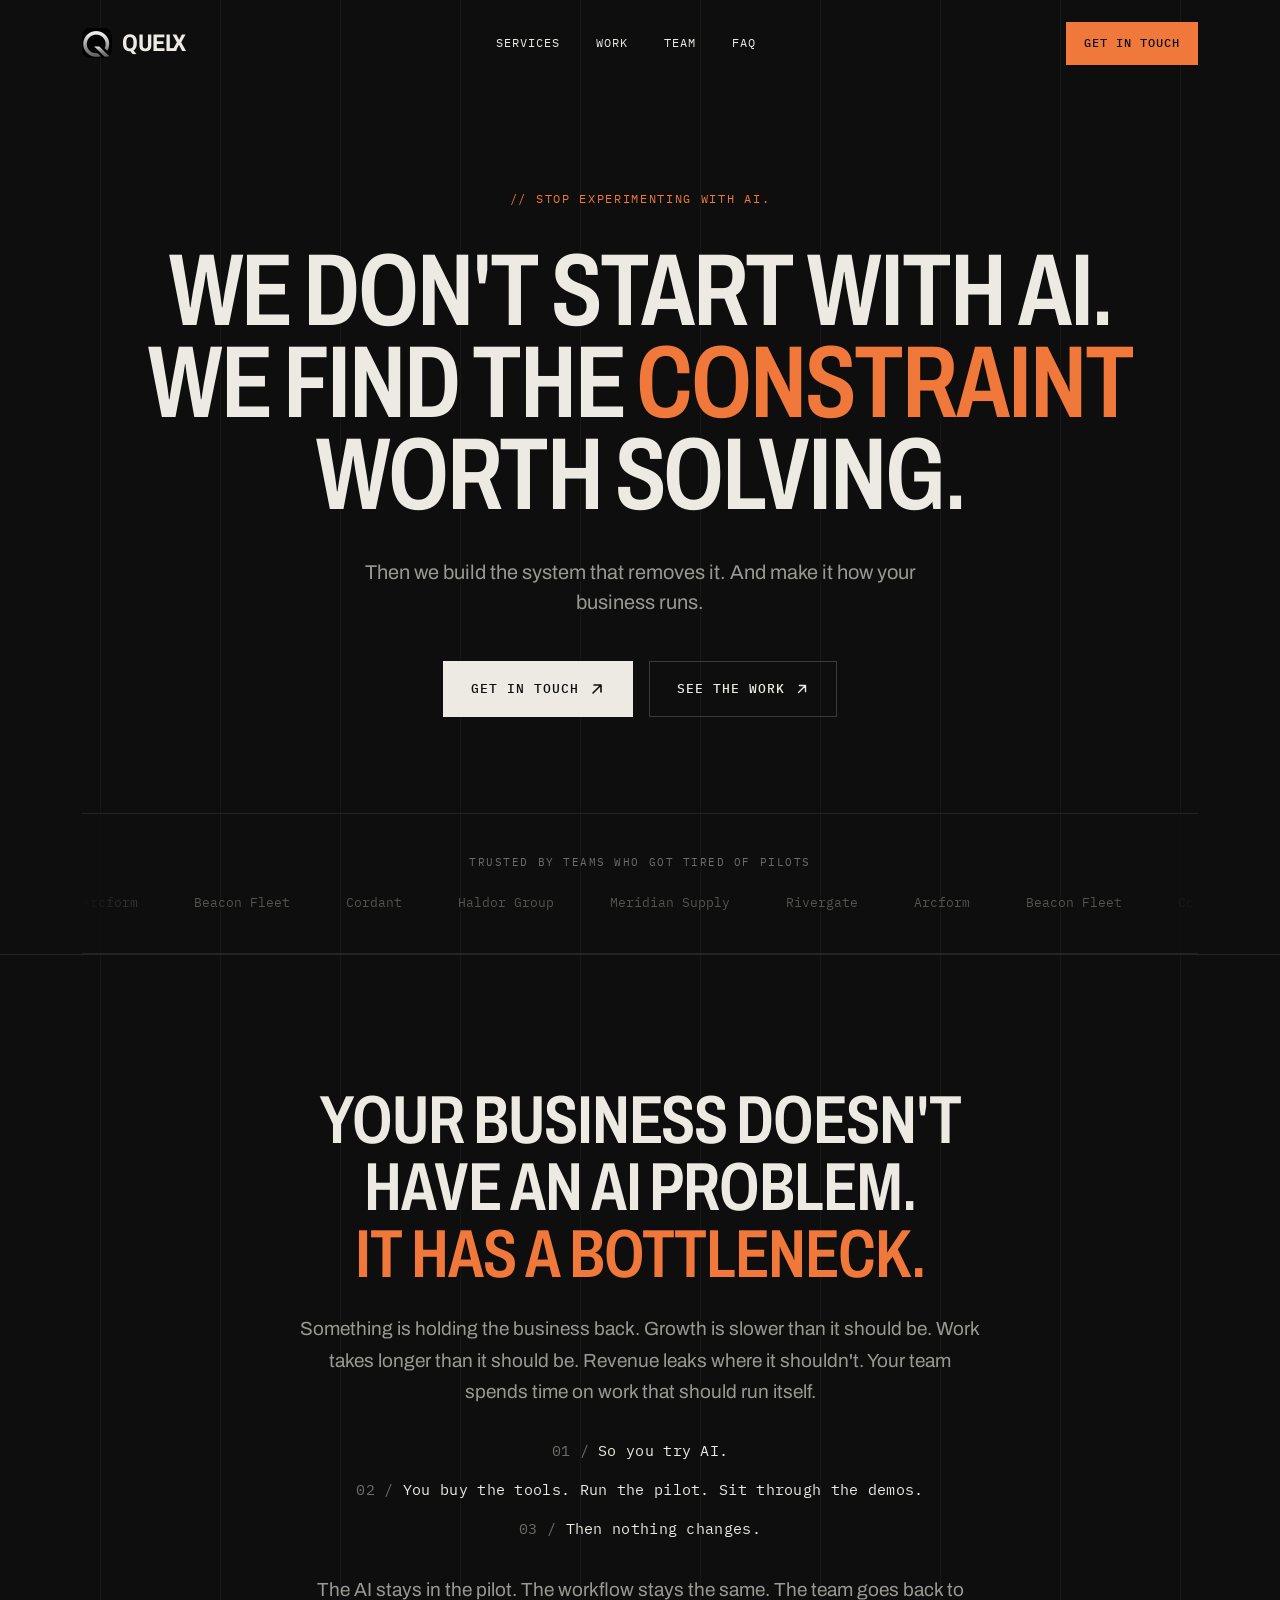
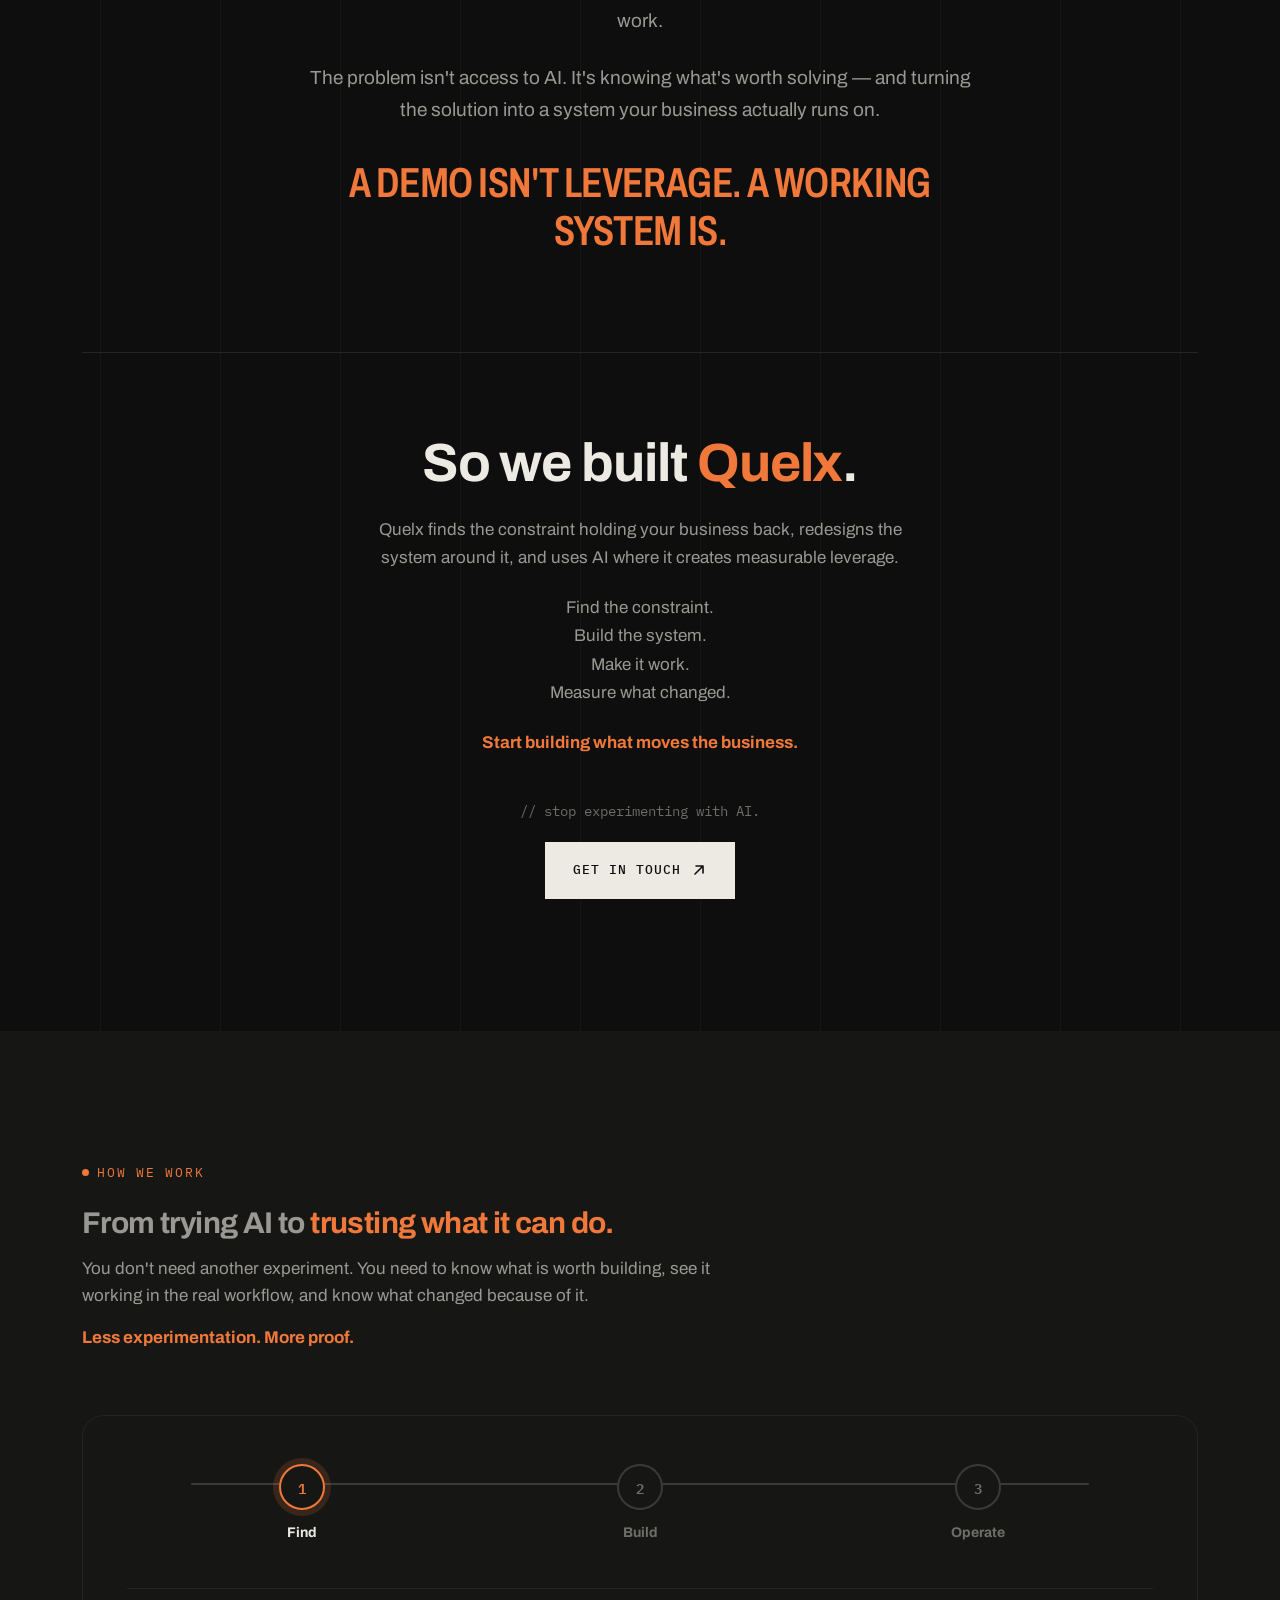
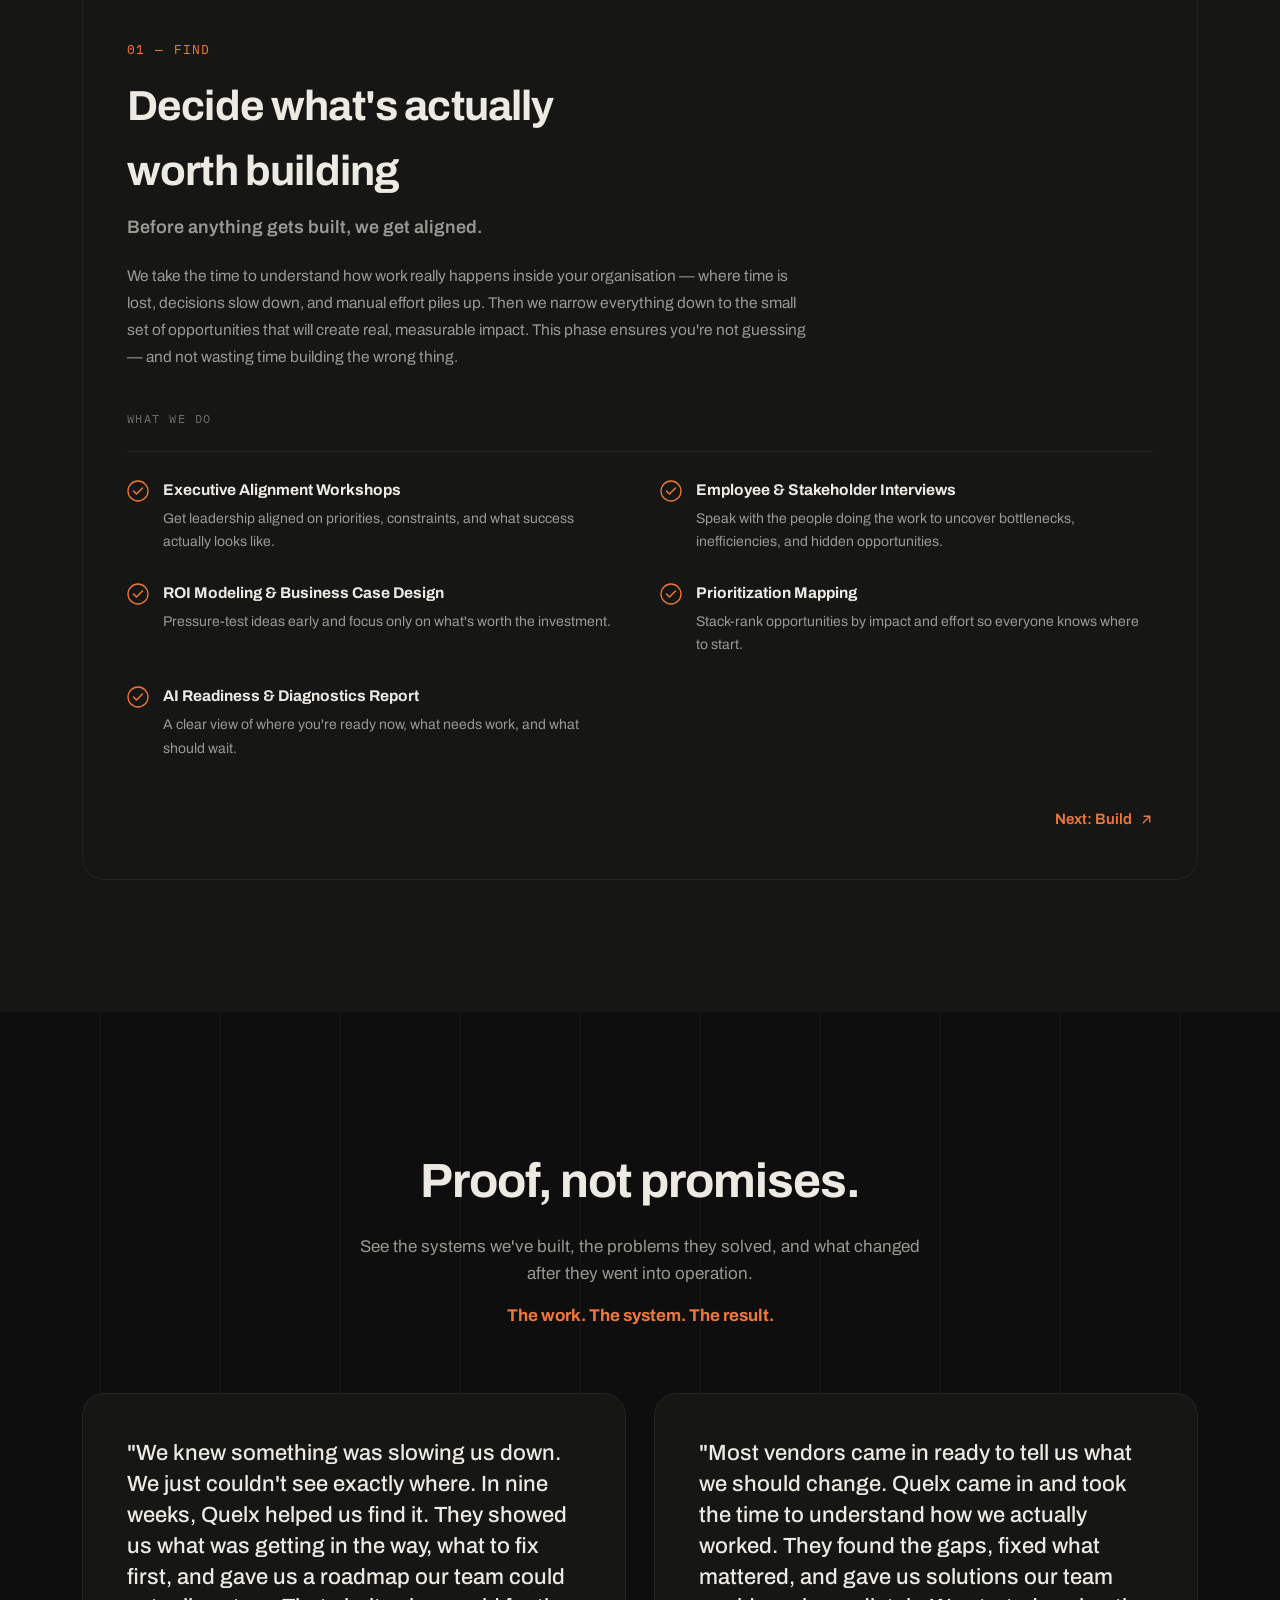
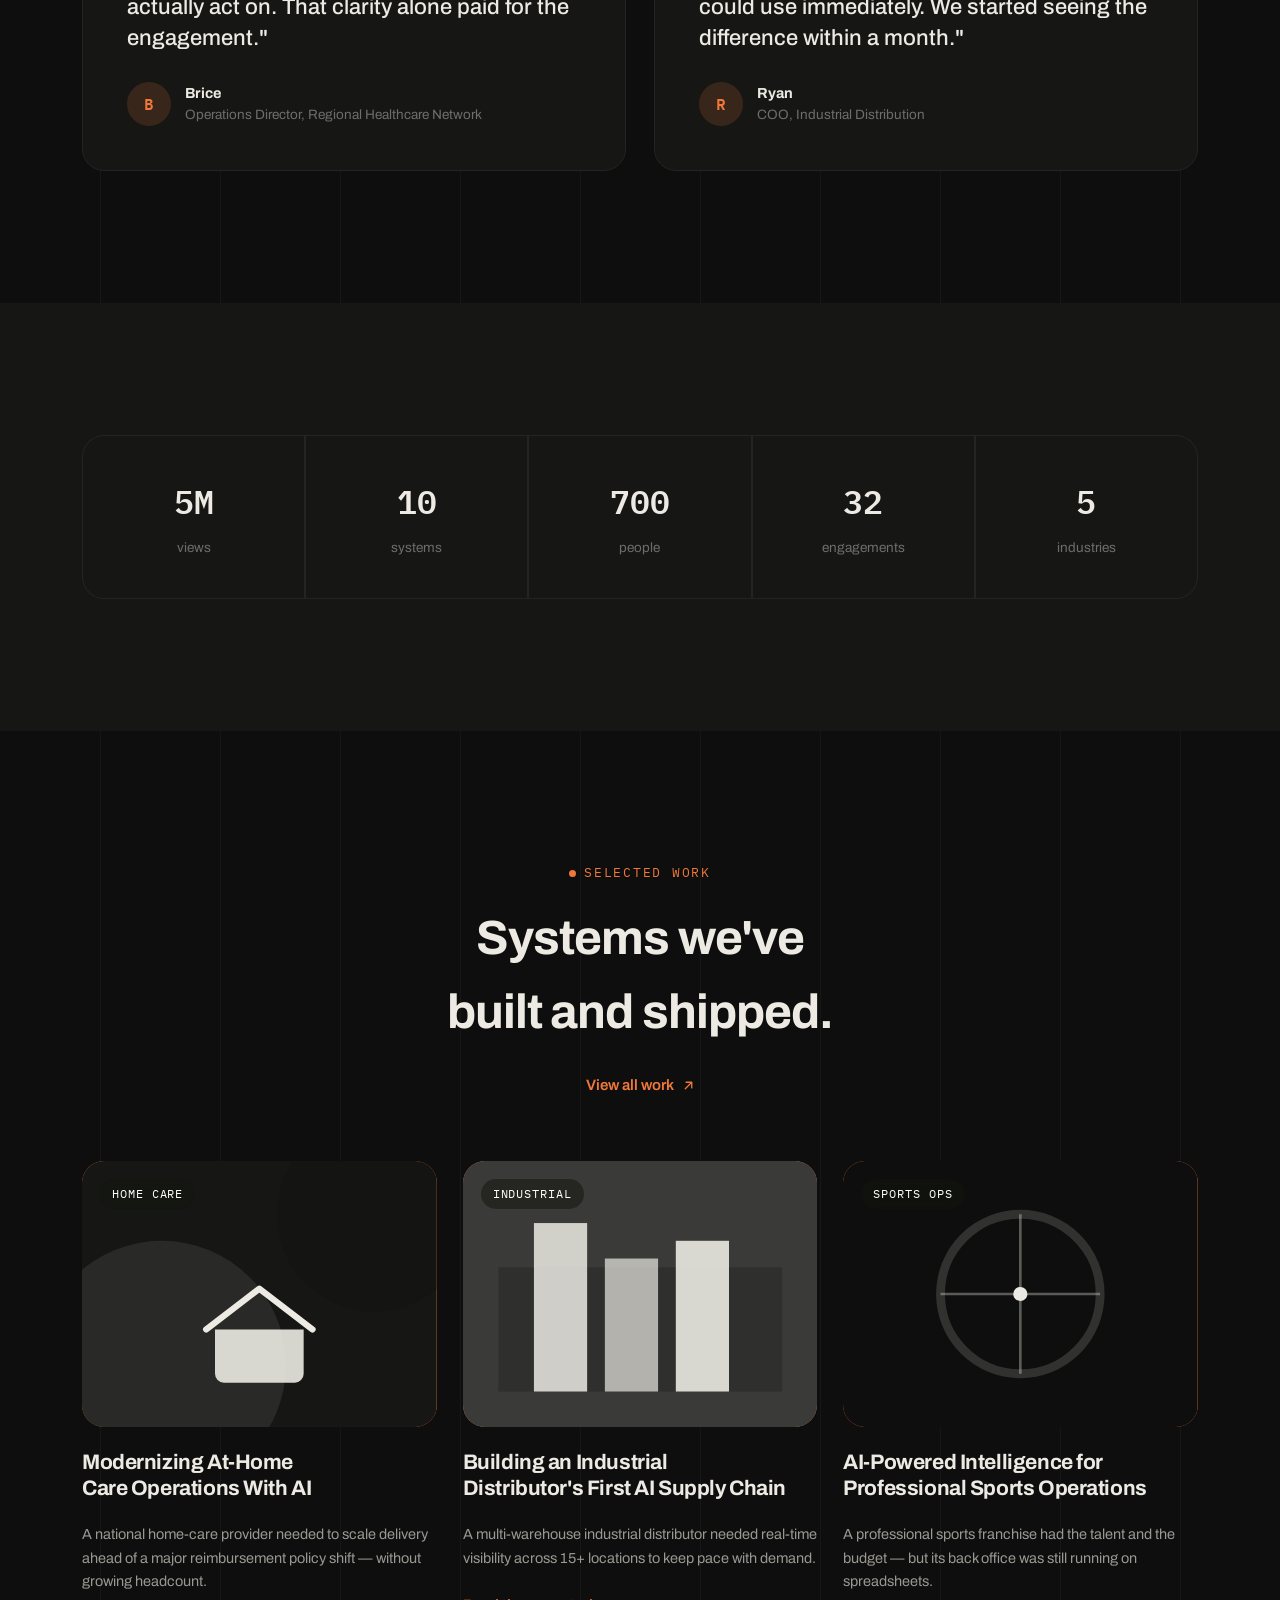
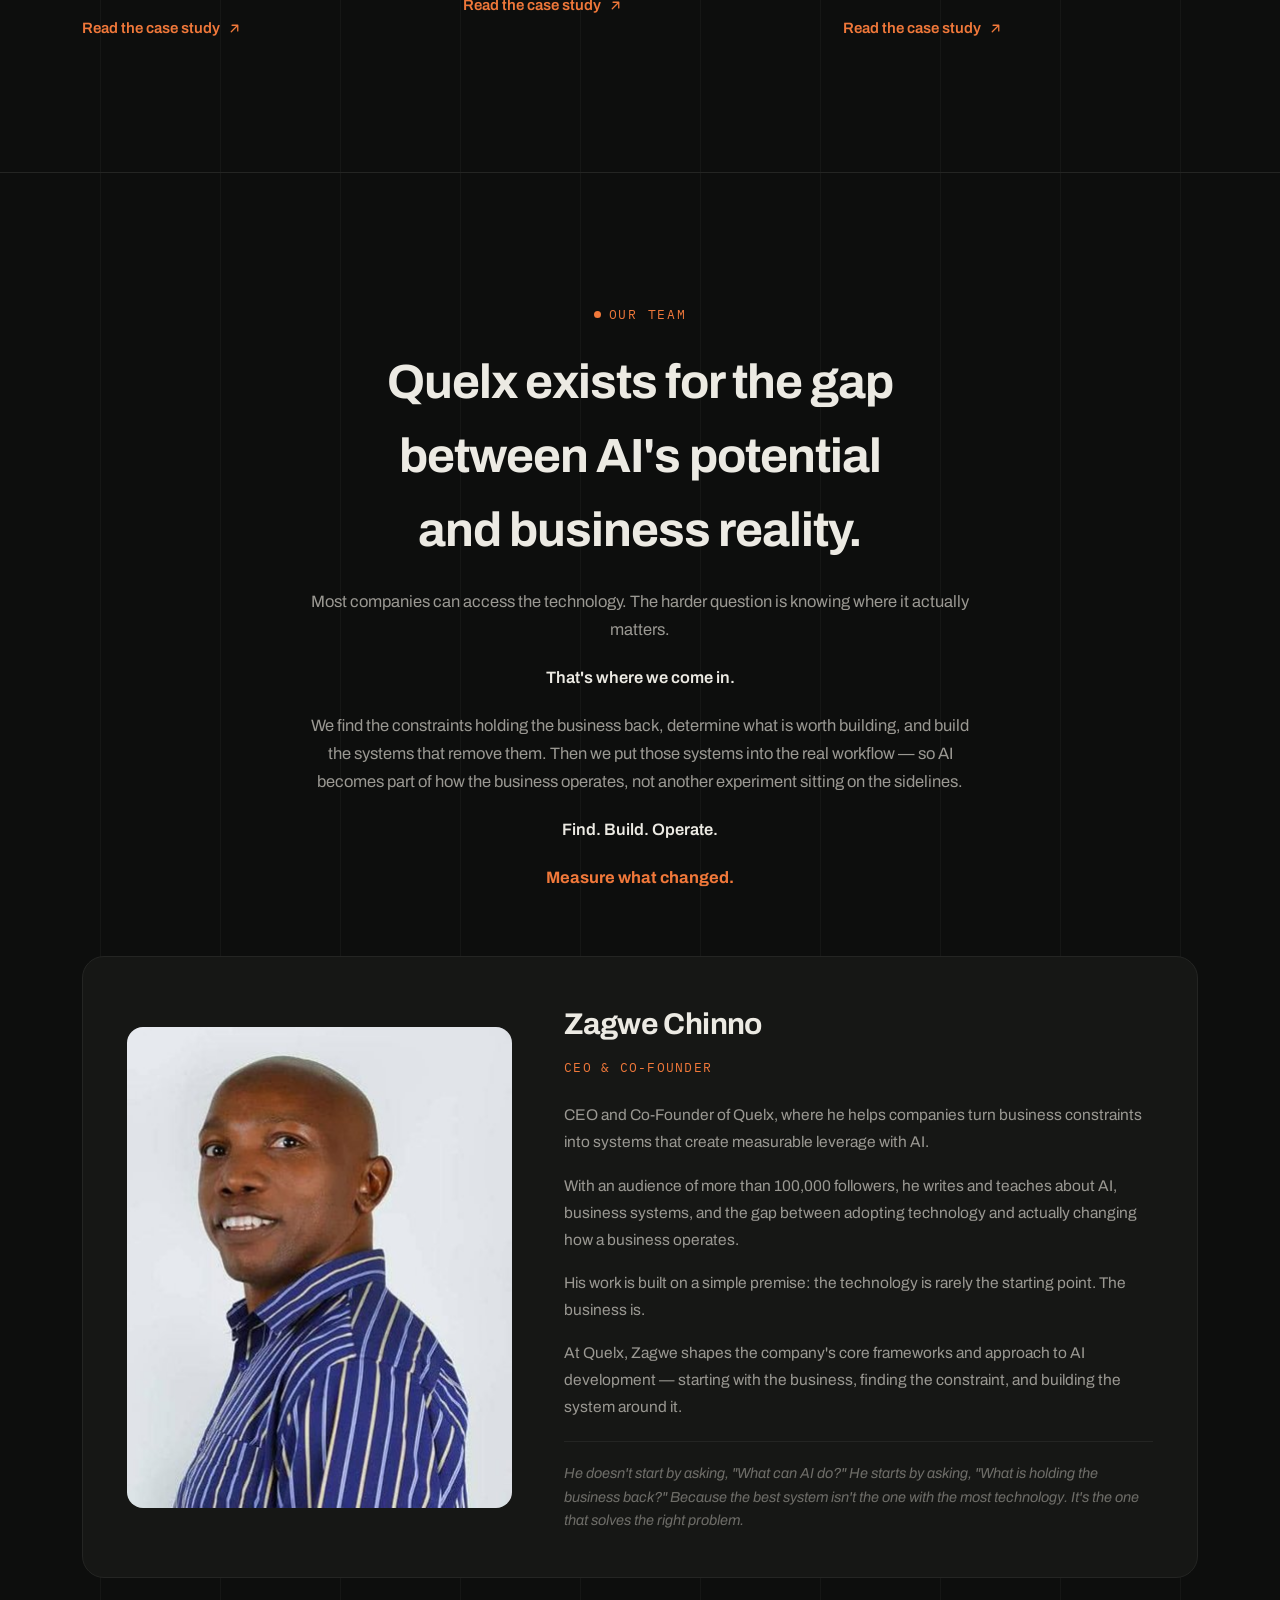
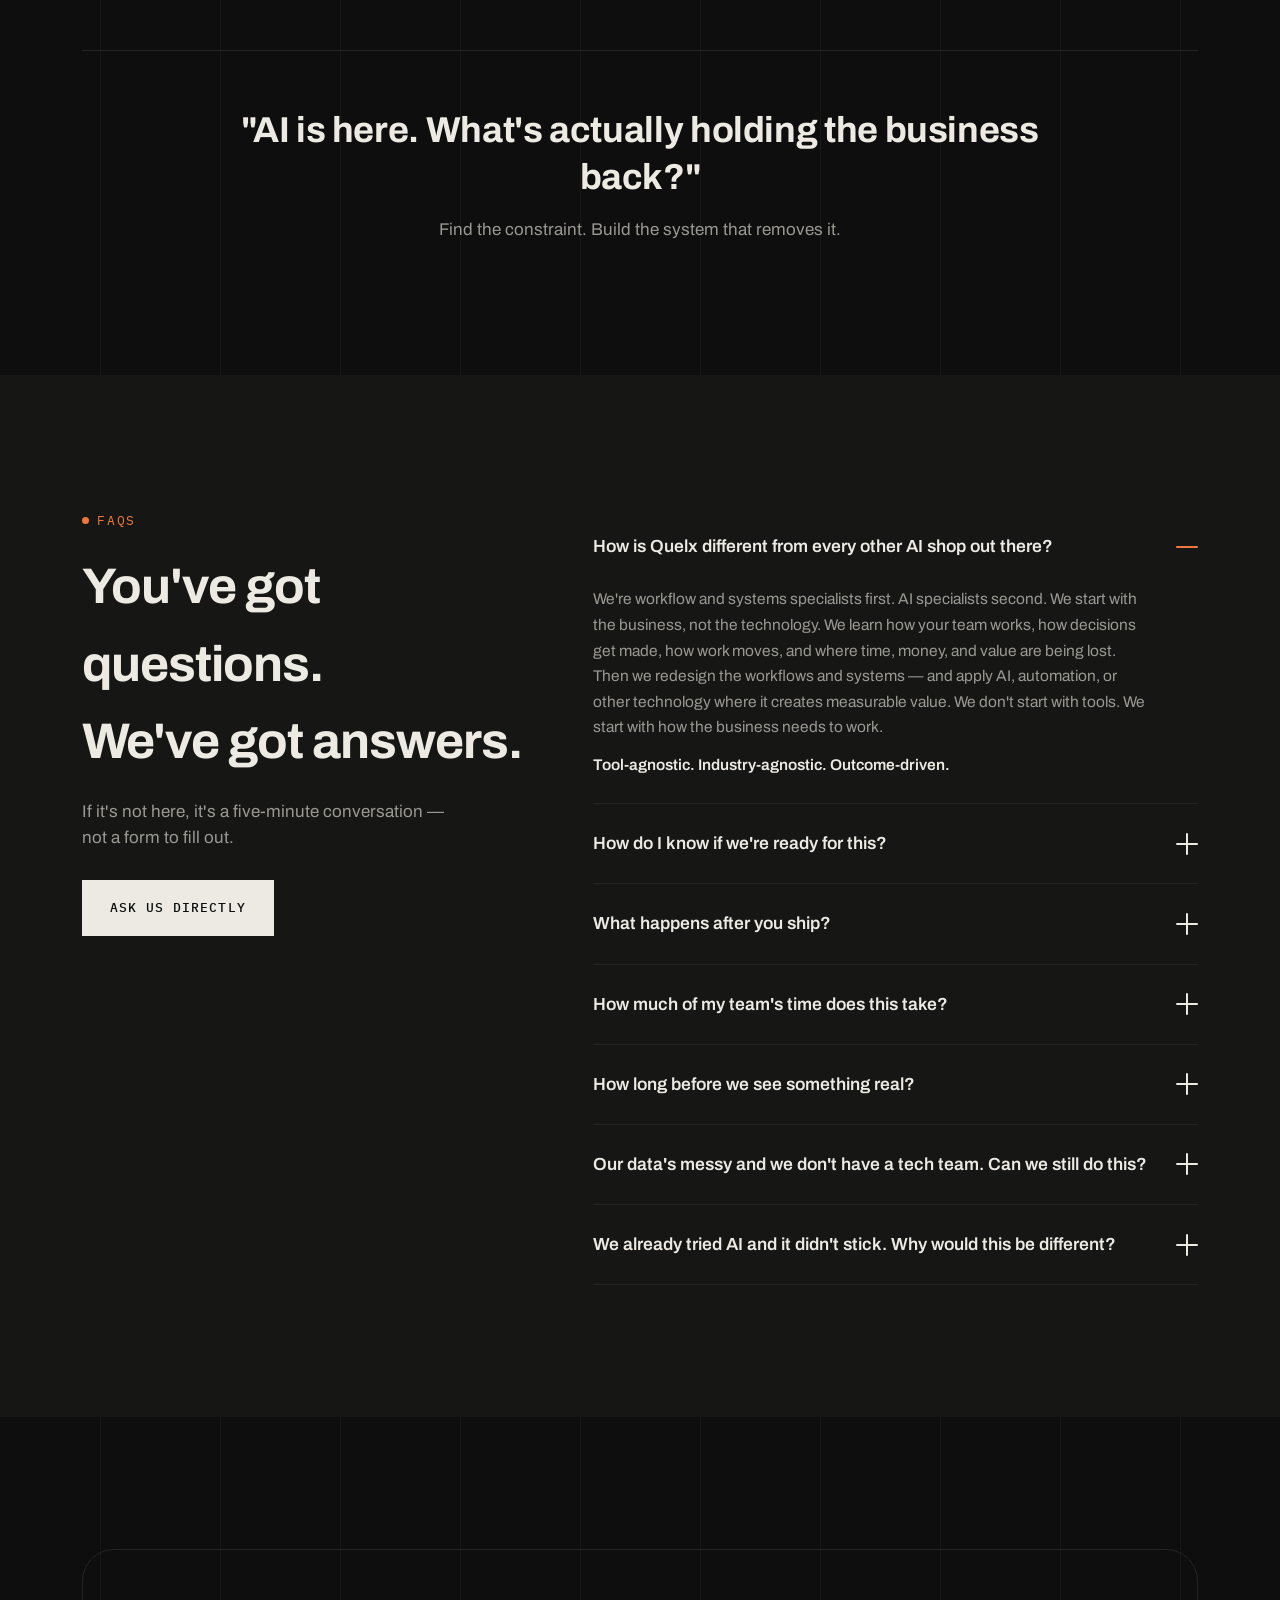
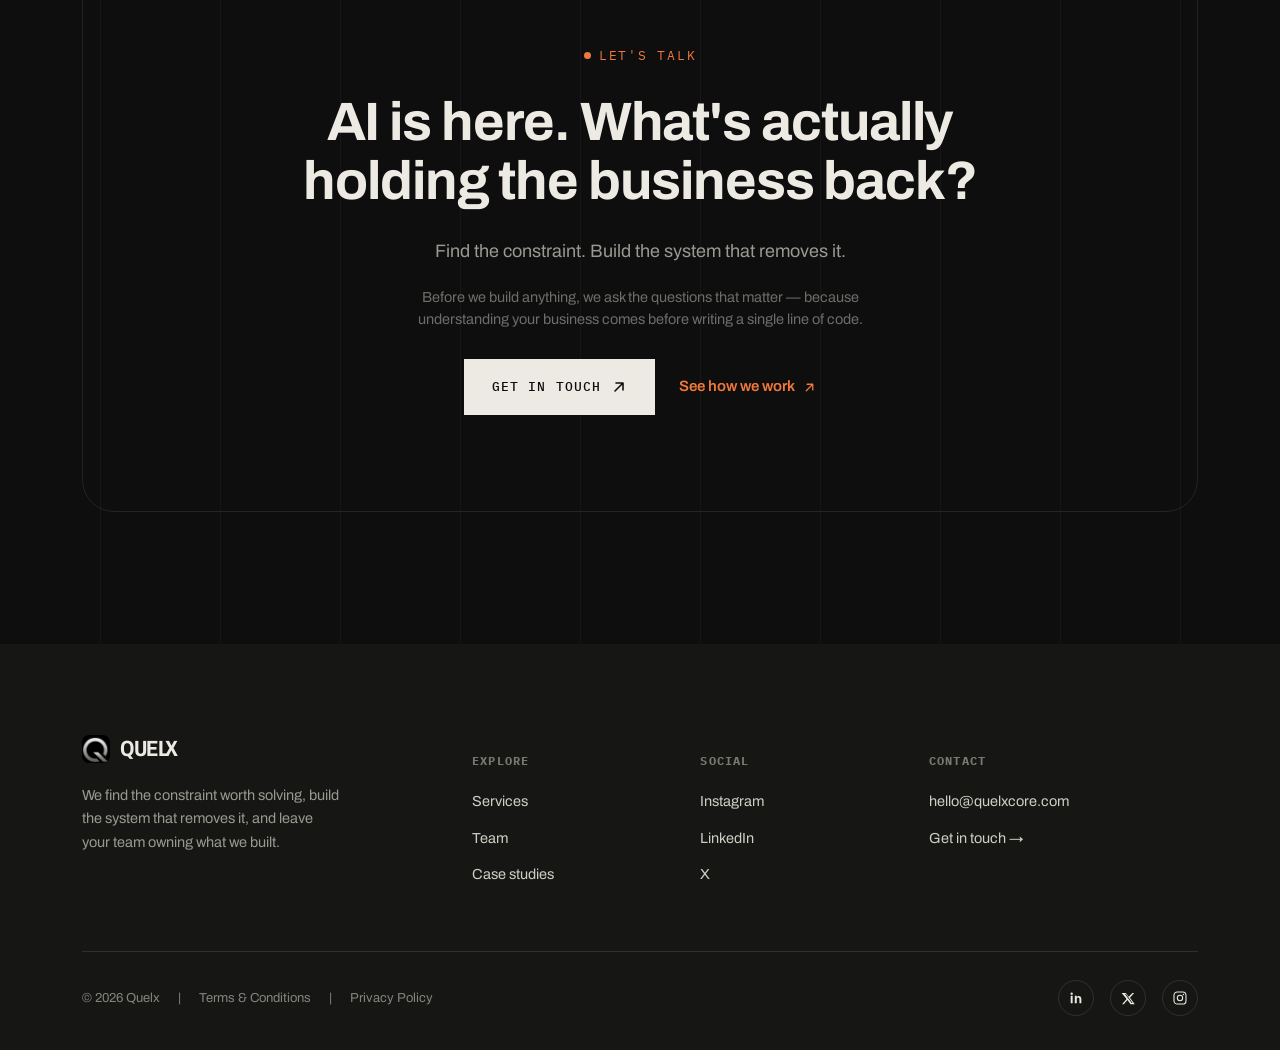
<file: index.html>
<!doctype html>
<html lang="en">
<head>
<meta charset="utf-8">
<meta name="viewport" content="width=device-width,initial-scale=1">
<title>Quelx — AI systems studio</title>
<meta name="description" content="Quelx finds the AI opportunities worth building inside your business, builds them, and trains your team to run them.">
<meta name="theme-color" content="#0D0E0D">
<link rel="canonical" href="https://www.quelxcore.com/">

<meta property="og:type" content="website">
<meta property="og:site_name" content="Quelx">
<meta property="og:title" content="Quelx — AI systems studio">
<meta property="og:description" content="Quelx finds the AI opportunities worth building inside your business, builds them, and trains your team to run them.">
<meta property="og:url" content="https://www.quelxcore.com/">
<meta property="og:image" content="https://www.quelxcore.com/assets/img/quelx-logo.png">

<meta name="twitter:card" content="summary">
<meta name="twitter:title" content="Quelx — AI systems studio">
<meta name="twitter:description" content="Quelx finds the AI opportunities worth building inside your business, builds them, and trains your team to run them.">
<meta name="twitter:image" content="https://www.quelxcore.com/assets/img/quelx-logo.png">

<link rel="icon" type="image/png" href="/assets/favicon.png">
<link rel="preconnect" href="https://fonts.googleapis.com">
<link rel="preconnect" href="https://fonts.gstatic.com" crossorigin>
<link rel="stylesheet" href="/assets/css/site.css">
</head>
<body>

<!-- ============ HEADER ============ -->
<header id="siteHeader">
  <div class="wrap nav">
    <a href="#top" class="brand">
      <img class="brand-mark" src="/assets/img/quelx-logo.png" alt="Quelx logo">
      Quelx
    </a>
    <nav class="nav-links">
      <a href="#process">Services</a>
      <a href="#work">Work</a>
      <a href="#team">Team</a>
      <a href="#faq">FAQ</a>
    </nav>
    <div class="nav-cta">
      <a href="#work-with-us" class="btn btn-accent">Get in touch</a>
      <button class="hamburger" id="hamburgerBtn" aria-label="Open menu" aria-expanded="false">
        <span></span><span></span><span></span>
      </button>
    </div>
  </div>
</header>

<div class="mobile-menu" id="mobileMenu">
  <a href="#process">Services</a>
  <a href="#work">Work</a>
  <a href="#team">Team</a>
  <a href="#faq">FAQ</a>
  <a href="#work-with-us" style="color:var(--moss)">Get in touch →</a>
</div>

<main id="top">

  <!-- ============ HERO ============ -->
  <section class="hero band" style="border-bottom:1px solid var(--line);">
    <div class="wrap">
      <div class="hero-grid reveal in">
        <p class="hero-eyebrow mono">// stop experimenting with AI.</p>
        <h1>We don't start with AI. We find the <span class="accent">constraint</span> worth solving.</h1>
        <p class="hero-sub">Then we build the system that removes it. And make it how your business runs.</p>
        <div class="hero-actions">
          <a href="#work-with-us" class="btn btn-primary">
            Get in touch
            <svg width="16" height="16" viewBox="0 0 16 16" fill="none"><path d="M4 12L12 4M12 4H5M12 4V11" stroke="currentColor" stroke-width="1.6" stroke-linecap="round" stroke-linejoin="round"/></svg>
          </a>
          <a href="#work" class="btn btn-outline">See the work
            <svg width="14" height="14" viewBox="0 0 16 16" fill="none"><path d="M4 12L12 4M12 4H5M12 4V11" stroke="currentColor" stroke-width="1.6" stroke-linecap="round" stroke-linejoin="round"/></svg>
          </a>
        </div>
      </div>

      <div class="marquee-wrap reveal">
        <div class="wrap" style="padding:0;">
          <p class="marquee-label">Trusted by teams who got tired of pilots</p>
        </div>
        <div class="marquee" id="marqueeTrack">
          <span>Arcform</span><span>Beacon Fleet</span><span>Cordant</span><span>Haldor Group</span><span>Meridian Supply</span><span>Rivergate</span>
          <span>Arcform</span><span>Beacon Fleet</span><span>Cordant</span><span>Haldor Group</span><span>Meridian Supply</span><span>Rivergate</span>
        </div>
      </div>
    </div>
  </section>

  <!-- ============ PROBLEM STATEMENT ============ -->
  <section class="band">
    <div class="wrap">
      <div class="stack-lines reveal">
        <h2 class="problem-head">Your business doesn't have an AI problem. <span class="accent">It has a bottleneck.</span></h2>
        <p>Something is holding the business back. Growth is slower than it should be. Work takes longer than it should be. Revenue leaks where it shouldn't. Your team spends time on work that should run itself.</p>
        <div class="numbered-list">
          <p><span class="num">01 /</span> So you try AI.</p>
          <p><span class="num">02 /</span> You buy the tools. Run the pilot. Sit through the demos.</p>
          <p><span class="num">03 /</span> Then nothing changes.</p>
        </div>
        <p>The AI stays in the pilot. The workflow stays the same. The team goes back to work.</p>
        <p>The problem isn't access to AI. It's knowing what's worth solving — and turning the solution into a system your business actually runs on.</p>
        <p class="punch">A demo isn't leverage. A working system is.</p>
      </div>

      <div class="resolve reveal">
        <h2>So we built <span class="accent">Quelx</span>.</h2>
        <p>Quelx finds the constraint holding your business back, redesigns the system around it, and uses AI where it creates measurable leverage.</p>
        <p>Find the constraint.<br>Build the system.<br>Make it work.<br>Measure what changed.</p>
        <p class="punch">Start building what moves the business.</p>
        <div class="resolve-foot">
          <span class="tag mono">// stop experimenting with AI.</span>
          <a href="#work-with-us" class="btn btn-primary">
            Get in touch
            <svg width="16" height="16" viewBox="0 0 16 16" fill="none"><path d="M4 12L12 4M12 4H5M12 4V11" stroke="currentColor" stroke-width="1.6" stroke-linecap="round" stroke-linejoin="round"/></svg>
          </a>
        </div>
      </div>
    </div>
  </section>

  <!-- ============ PROCESS / ROADMAP ============ -->
  <section class="band-alt" id="process">
    <div class="wrap">
      <div class="process-intro reveal">
        <span class="eyebrow">How we work</span>
        <h2 class="kicker">From trying AI to <span class="accent">trusting what it can do.</span></h2>
        <p style="color:var(--ink-soft);font-size:17px;">You don't need another experiment. You need to know what is worth building, see it working in the real workflow, and know what changed because of it.</p>
        <p class="punch">Less experimentation. More proof.</p>
      </div>

      <div class="roadmap reveal" id="roadmap">
        <div class="roadmap-nodes">
          <div class="roadmap-line"><div class="roadmap-line-fill" id="roadmapFill"></div></div>
          <button class="roadmap-node-btn active" data-step="0" aria-label="Step 1: Find">
            <span class="roadmap-circle"><span class="roadmap-num">1</span><svg class="roadmap-check" viewBox="0 0 16 16" fill="none"><path d="M3 8.5l3 3 7-7" stroke="currentColor" stroke-width="1.8" stroke-linecap="round" stroke-linejoin="round"/></svg></span>
            <span class="roadmap-label">Find</span>
          </button>
          <button class="roadmap-node-btn" data-step="1" aria-label="Step 2: Build">
            <span class="roadmap-circle"><span class="roadmap-num">2</span><svg class="roadmap-check" viewBox="0 0 16 16" fill="none"><path d="M3 8.5l3 3 7-7" stroke="currentColor" stroke-width="1.8" stroke-linecap="round" stroke-linejoin="round"/></svg></span>
            <span class="roadmap-label">Build</span>
          </button>
          <button class="roadmap-node-btn" data-step="2" aria-label="Step 3: Operate">
            <span class="roadmap-circle"><span class="roadmap-num">3</span><svg class="roadmap-check" viewBox="0 0 16 16" fill="none"><path d="M3 8.5l3 3 7-7" stroke="currentColor" stroke-width="1.8" stroke-linecap="round" stroke-linejoin="round"/></svg></span>
            <span class="roadmap-label">Operate</span>
          </button>
        </div>

        <div class="step-panels">
          <!-- STEP 1 : IDENTIFY -->
          <div class="step-panel active" data-panel="0">
            <div class="step-head">
              <span class="step-index">01 — Find</span>
              <h3 class="step-title">Decide what's actually worth building</h3>
              <p class="step-tagline">Before anything gets built, we get aligned.</p>
              <p class="step-desc">We take the time to understand how work really happens inside your organisation — where time is lost, decisions slow down, and manual effort piles up. Then we narrow everything down to the small set of opportunities that will create real, measurable impact. This phase ensures you're not guessing — and not wasting time building the wrong thing.</p>
            </div>
            <div class="step-what">What we do</div>
            <div class="step-list">
              <div class="step-list-item">
                <svg class="step-list-icon" viewBox="0 0 22 22" fill="none"><circle cx="11" cy="11" r="10" stroke="currentColor" stroke-width="1.3"/><path d="M6.5 11l3 3 6-6" stroke="currentColor" stroke-width="1.5" stroke-linecap="round" stroke-linejoin="round"/></svg>
                <div><h4>Executive Alignment Workshops</h4><p>Get leadership aligned on priorities, constraints, and what success actually looks like.</p></div>
              </div>
              <div class="step-list-item">
                <svg class="step-list-icon" viewBox="0 0 22 22" fill="none"><circle cx="11" cy="11" r="10" stroke="currentColor" stroke-width="1.3"/><path d="M6.5 11l3 3 6-6" stroke="currentColor" stroke-width="1.5" stroke-linecap="round" stroke-linejoin="round"/></svg>
                <div><h4>Employee &amp; Stakeholder Interviews</h4><p>Speak with the people doing the work to uncover bottlenecks, inefficiencies, and hidden opportunities.</p></div>
              </div>
              <div class="step-list-item">
                <svg class="step-list-icon" viewBox="0 0 22 22" fill="none"><circle cx="11" cy="11" r="10" stroke="currentColor" stroke-width="1.3"/><path d="M6.5 11l3 3 6-6" stroke="currentColor" stroke-width="1.5" stroke-linecap="round" stroke-linejoin="round"/></svg>
                <div><h4>ROI Modeling &amp; Business Case Design</h4><p>Pressure-test ideas early and focus only on what's worth the investment.</p></div>
              </div>
              <div class="step-list-item">
                <svg class="step-list-icon" viewBox="0 0 22 22" fill="none"><circle cx="11" cy="11" r="10" stroke="currentColor" stroke-width="1.3"/><path d="M6.5 11l3 3 6-6" stroke="currentColor" stroke-width="1.5" stroke-linecap="round" stroke-linejoin="round"/></svg>
                <div><h4>Prioritization Mapping</h4><p>Stack-rank opportunities by impact and effort so everyone knows where to start.</p></div>
              </div>
              <div class="step-list-item">
                <svg class="step-list-icon" viewBox="0 0 22 22" fill="none"><circle cx="11" cy="11" r="10" stroke="currentColor" stroke-width="1.3"/><path d="M6.5 11l3 3 6-6" stroke="currentColor" stroke-width="1.5" stroke-linecap="round" stroke-linejoin="round"/></svg>
                <div><h4>AI Readiness &amp; Diagnostics Report</h4><p>A clear view of where you're ready now, what needs work, and what should wait.</p></div>
              </div>
            </div>
            <div class="step-nav">
              <a href="#" class="link-arrow step-next-btn" data-goto="1">Next: Build <svg width="13" height="13" viewBox="0 0 16 16" fill="none"><path d="M4 12L12 4M12 4H5M12 4V11" stroke="currentColor" stroke-width="1.6" stroke-linecap="round" stroke-linejoin="round"/></svg></a>
            </div>
          </div>

          <!-- STEP 2 : DEVELOP -->
          <div class="step-panel" data-panel="1">
            <div class="step-head">
              <span class="step-index">02 — Build</span>
              <h3 class="step-title">Build it right so it works from day one</h3>
              <p class="step-tagline">Once priorities are clear, we move into execution.</p>
              <p class="step-desc">This is where strategy becomes reality. We plan and build AI systems that integrate cleanly into your existing tools and workflows — designed for reliability, security, and real-world use. No fragile demos. No science projects.</p>
            </div>
            <div class="step-what">What we do</div>
            <div class="step-list">
              <div class="step-list-item">
                <svg class="step-list-icon" viewBox="0 0 22 22" fill="none"><circle cx="11" cy="11" r="10" stroke="currentColor" stroke-width="1.3"/><path d="M6.5 11l3 3 6-6" stroke="currentColor" stroke-width="1.5" stroke-linecap="round" stroke-linejoin="round"/></svg>
                <div><h4>Scoping &amp; Technical Architecture</h4><p>Translate priorities into a clear build plan — defining scope, data flows, integrations, and success criteria upfront.</p></div>
              </div>
              <div class="step-list-item">
                <svg class="step-list-icon" viewBox="0 0 22 22" fill="none"><circle cx="11" cy="11" r="10" stroke="currentColor" stroke-width="1.3"/><path d="M6.5 11l3 3 6-6" stroke="currentColor" stroke-width="1.5" stroke-linecap="round" stroke-linejoin="round"/></svg>
                <div><h4>Data &amp; Systems Integration</h4><p>Embed AI into your existing stack so it fits naturally into how work already happens.</p></div>
              </div>
              <div class="step-list-item">
                <svg class="step-list-icon" viewBox="0 0 22 22" fill="none"><circle cx="11" cy="11" r="10" stroke="currentColor" stroke-width="1.3"/><path d="M6.5 11l3 3 6-6" stroke="currentColor" stroke-width="1.5" stroke-linecap="round" stroke-linejoin="round"/></svg>
                <div><h4>Proof of Concept → Production Build</h4><p>Build quickly, test in real workflows, then harden what works into a production-ready system.</p></div>
              </div>
              <div class="step-list-item">
                <svg class="step-list-icon" viewBox="0 0 22 22" fill="none"><circle cx="11" cy="11" r="10" stroke="currentColor" stroke-width="1.3"/><path d="M6.5 11l3 3 6-6" stroke="currentColor" stroke-width="1.5" stroke-linecap="round" stroke-linejoin="round"/></svg>
                <div><h4>Security, Governance &amp; Reliability Design</h4><p>Implement access controls, monitoring, and guardrails so systems are safe, auditable, and dependable.</p></div>
              </div>
              <div class="step-list-item">
                <svg class="step-list-icon" viewBox="0 0 22 22" fill="none"><circle cx="11" cy="11" r="10" stroke="currentColor" stroke-width="1.3"/><path d="M6.5 11l3 3 6-6" stroke="currentColor" stroke-width="1.5" stroke-linecap="round" stroke-linejoin="round"/></svg>
                <div><h4>Performance Tuning &amp; Optimization</h4><p>Improve accuracy, speed, and cost efficiency before anything is rolled out broadly.</p></div>
              </div>
            </div>
            <div class="step-nav">
              <a href="#" class="link-arrow step-next-btn" data-goto="2">Next: Operate <svg width="13" height="13" viewBox="0 0 16 16" fill="none"><path d="M4 12L12 4M12 4H5M12 4V11" stroke="currentColor" stroke-width="1.6" stroke-linecap="round" stroke-linejoin="round"/></svg></a>
            </div>
          </div>

          <!-- STEP 3 : ADOPT -->
          <div class="step-panel" data-panel="2">
            <div class="step-head">
              <span class="step-index">03 — Operate</span>
              <h3 class="step-title">Make AI part of how work actually gets done</h3>
              <p class="step-tagline">Shipping software isn't success. Adoption is.</p>
              <p class="step-desc">In this phase, we work side by side with your teams to ensure new systems are understood, trusted, and used every day. The goal isn't a "handover" — it's ownership.</p>
            </div>
            <div class="step-what">What we do</div>
            <div class="step-list">
              <div class="step-list-item">
                <svg class="step-list-icon" viewBox="0 0 22 22" fill="none"><circle cx="11" cy="11" r="10" stroke="currentColor" stroke-width="1.3"/><path d="M6.5 11l3 3 6-6" stroke="currentColor" stroke-width="1.5" stroke-linecap="round" stroke-linejoin="round"/></svg>
                <div><h4>Pilot Launch &amp; Controlled Rollout</h4><p>Introduce systems intentionally, gather feedback, and refine before scaling.</p></div>
              </div>
              <div class="step-list-item">
                <svg class="step-list-icon" viewBox="0 0 22 22" fill="none"><circle cx="11" cy="11" r="10" stroke="currentColor" stroke-width="1.3"/><path d="M6.5 11l3 3 6-6" stroke="currentColor" stroke-width="1.5" stroke-linecap="round" stroke-linejoin="round"/></svg>
                <div><h4>AI Enablement Sessions</h4><p>Hands-on training so teams know when and how to use what's been built.</p></div>
              </div>
              <div class="step-list-item">
                <svg class="step-list-icon" viewBox="0 0 22 22" fill="none"><circle cx="11" cy="11" r="10" stroke="currentColor" stroke-width="1.3"/><path d="M6.5 11l3 3 6-6" stroke="currentColor" stroke-width="1.5" stroke-linecap="round" stroke-linejoin="round"/></svg>
                <div><h4>Workflow Integration Support</h4><p>Embed AI into existing routines without slowing anyone down.</p></div>
              </div>
              <div class="step-list-item">
                <svg class="step-list-icon" viewBox="0 0 22 22" fill="none"><circle cx="11" cy="11" r="10" stroke="currentColor" stroke-width="1.3"/><path d="M6.5 11l3 3 6-6" stroke="currentColor" stroke-width="1.5" stroke-linecap="round" stroke-linejoin="round"/></svg>
                <div><h4>Performance Tracking &amp; Ongoing Optimization</h4><p>Measure impact, improve continuously, and lock in the gains.</p></div>
              </div>
            </div>
            <div class="step-nav">
              <a href="#work-with-us" class="link-arrow">Ready to start? Get in touch <svg width="13" height="13" viewBox="0 0 16 16" fill="none"><path d="M4 12L12 4M12 4H5M12 4V11" stroke="currentColor" stroke-width="1.6" stroke-linecap="round" stroke-linejoin="round"/></svg></a>
            </div>
          </div>
        </div>
      </div>
    </div>
  </section>

  <!-- ============ TESTIMONIALS ============ -->
  <section class="band">
    <div class="wrap">
      <div class="section-head reveal">
        <div>
          <h2>Proof, not promises.</h2>
          <p style="color:var(--ink-soft);font-size:17px;margin-top:16px;max-width:560px;">See the systems we've built, the problems they solved, and what changed after they went into operation.</p>
          <p class="punch" style="margin-top:16px;">The work. The system. The result.</p>
        </div>
      </div>
      <div class="testi-grid reveal">
        <div class="testi-card">
          <p class="testi-quote">"We knew something was slowing us down. We just couldn't see exactly where. In nine weeks, Quelx helped us find it. They showed us what was getting in the way, what to fix first, and gave us a roadmap our team could actually act on. That clarity alone paid for the engagement."</p>
          <div class="testi-who">
            <span class="testi-avatar">B</span>
            <div>
              <div class="testi-name">Brice</div>
              <div class="testi-role">Operations Director, Regional Healthcare Network</div>
            </div>
          </div>
        </div>
        <div class="testi-card">
          <p class="testi-quote">"Most vendors came in ready to tell us what we should change. Quelx came in and took the time to understand how we actually worked. They found the gaps, fixed what mattered, and gave us solutions our team could use immediately. We started seeing the difference within a month."</p>
          <div class="testi-who">
            <span class="testi-avatar">R</span>
            <div>
              <div class="testi-name">Ryan</div>
              <div class="testi-role">COO, Industrial Distribution</div>
            </div>
          </div>
        </div>
      </div>
    </div>
  </section>

  <!-- ============ STATS ============ -->
  <section class="band-alt">
    <div class="wrap">
      <div class="stats-grid reveal">
        <div class="stat"><div class="stat-num" data-count="5" data-suffix="M">0</div><div class="stat-label">views</div></div>
        <div class="stat"><div class="stat-num" data-count="10" data-suffix="">0</div><div class="stat-label">systems</div></div>
        <div class="stat"><div class="stat-num" data-count="700" data-suffix="">0</div><div class="stat-label">people</div></div>
        <div class="stat"><div class="stat-num" data-count="32" data-suffix="">0</div><div class="stat-label">engagements</div></div>
        <div class="stat"><div class="stat-num" data-count="5" data-suffix="">0</div><div class="stat-label">industries</div></div>
      </div>
    </div>
  </section>

  <!-- ============ CASE STUDIES ============ -->
  <section class="band" id="work">
    <div class="wrap">
      <div class="section-head reveal">
        <div>
          <span class="eyebrow">Selected work</span>
          <h2>Systems we've built and shipped.</h2>
        </div>
        <a href="#" class="link-arrow">View all work <svg width="13" height="13" viewBox="0 0 16 16" fill="none"><path d="M4 12L12 4M12 4H5M12 4V11" stroke="currentColor" stroke-width="1.6" stroke-linecap="round" stroke-linejoin="round"/></svg></a>
      </div>

      <div class="case-grid reveal">
        <a href="/case-studies/modernizing-at-home-care.html" class="case-card">
          <div class="case-media">
            <svg viewBox="0 0 400 300" preserveAspectRatio="xMidYMid slice"><rect width="400" height="300" fill="#161715"/><g class="zoom"><circle cx="90" cy="230" r="140" fill="#3A3B38" opacity=".55"/><circle cx="330" cy="60" r="110" fill="#0D0E0D" opacity=".25"/><path d="M150 190h100v50a10 10 0 0 1-10 10h-80a10 10 0 0 1-10-10z" fill="#ECEAE3" opacity=".9"/><path d="M140 190l60-46 60 46" stroke="#ECEAE3" stroke-width="7" fill="none" stroke-linecap="round" stroke-linejoin="round"/></g></svg>
            <span class="case-tag">Home Care</span>
          </div>
          <h3>Modernizing At-Home Care Operations With AI</h3>
          <p>A national home-care provider needed to scale delivery ahead of a major reimbursement policy shift — without growing headcount.</p>
          <span class="link-arrow">Read the case study <svg width="13" height="13" viewBox="0 0 16 16" fill="none"><path d="M4 12L12 4M12 4H5M12 4V11" stroke="currentColor" stroke-width="1.6" stroke-linecap="round" stroke-linejoin="round"/></svg></span>
        </a>
        <a href="/case-studies/mack-group-ai-supply-chain.html" class="case-card">
          <div class="case-media">
            <svg viewBox="0 0 400 300" preserveAspectRatio="xMidYMid slice"><rect width="400" height="300" fill="#3A3B38"/><g class="zoom"><rect x="40" y="120" width="320" height="140" fill="#0D0E0D" opacity=".25"/><rect x="80" y="70" width="60" height="190" fill="#ECEAE3" opacity=".85"/><rect x="160" y="110" width="60" height="150" fill="#ECEAE3" opacity=".7"/><rect x="240" y="90" width="60" height="170" fill="#ECEAE3" opacity=".9"/></g></svg>
            <span class="case-tag">Industrial</span>
          </div>
          <h3>Building an Industrial Distributor's First AI Supply Chain</h3>
          <p>A multi-warehouse industrial distributor needed real-time visibility across 15+ locations to keep pace with demand.</p>
          <span class="link-arrow">Read the case study <svg width="13" height="13" viewBox="0 0 16 16" fill="none"><path d="M4 12L12 4M12 4H5M12 4V11" stroke="currentColor" stroke-width="1.6" stroke-linecap="round" stroke-linejoin="round"/></svg></span>
        </a>
        <a href="/case-studies/pro-sports-ai-intelligence.html" class="case-card">
          <div class="case-media">
            <svg viewBox="0 0 400 300" preserveAspectRatio="xMidYMid slice"><rect width="400" height="300" fill="#0D0E0D"/><g class="zoom"><circle cx="200" cy="150" r="90" fill="none" stroke="#3A3B38" stroke-width="10" opacity=".8"/><circle cx="200" cy="150" r="8" fill="#ECEAE3"/><path d="M110 150h180M200 60v180" stroke="#ECEAE3" stroke-width="3" opacity=".35"/></g></svg>
            <span class="case-tag">Sports Ops</span>
          </div>
          <h3>AI-Powered Intelligence for Professional Sports Operations</h3>
          <p>A professional sports franchise had the talent and the budget — but its back office was still running on spreadsheets.</p>
          <span class="link-arrow">Read the case study <svg width="13" height="13" viewBox="0 0 16 16" fill="none"><path d="M4 12L12 4M12 4H5M12 4V11" stroke="currentColor" stroke-width="1.6" stroke-linecap="round" stroke-linejoin="round"/></svg></span>
        </a>
      </div>
    </div>
  </section>

  <!-- ============ TEAM ============ -->
  <section class="band" id="team">
    <div class="wrap">
      <div class="team-intro reveal">
        <span class="eyebrow">Our team</span>
        <h2>Quelx exists for the gap between AI's potential and business reality.</h2>
        <p>Most companies can access the technology. The harder question is knowing where it actually matters.</p>
        <p class="strong">That's where we come in.</p>
        <p>We find the constraints holding the business back, determine what is worth building, and build the systems that remove them. Then we put those systems into the real workflow — so AI becomes part of how the business operates, not another experiment sitting on the sidelines.</p>
        <p class="strong">Find. Build. Operate.</p>
        <p class="punch">Measure what changed.</p>
      </div>

      <div class="team-person reveal">
        <div class="team-photo filled" id="teamPhotoFrame">
          <svg class="team-photo-placeholder" viewBox="0 0 320 400" preserveAspectRatio="xMidYMid slice">
            <rect width="320" height="400" fill="#161715"/>
            <circle cx="235" cy="80" r="150" fill="#3A3B38" opacity=".5"/>
            <circle cx="160" cy="152" r="68" fill="#ECEAE3" opacity=".92"/>
            <path d="M56 400c0-82 46-142 104-142s104 60 104 142" fill="#ECEAE3" opacity=".92"/>
            <rect width="320" height="400" fill="#0D0E0D" opacity=".08"/>
          </svg>
          <img class="team-photo-img" id="teamPhotoImg" alt="Photo of Zagwe Chinno" src="/assets/img/zagwe-chinno.jpg">
          <label class="team-photo-upload" for="teamPhotoInput" tabindex="0" role="button" aria-label="Upload a photo of Zagwe Chinno">
            <svg width="22" height="22" viewBox="0 0 24 24" fill="none"><path d="M12 16V4M12 4l-4.5 4.5M12 4l4.5 4.5" stroke="currentColor" stroke-width="1.7" stroke-linecap="round" stroke-linejoin="round"/><path d="M4 16v2a2 2 0 0 0 2 2h12a2 2 0 0 0 2-2v-2" stroke="currentColor" stroke-width="1.7" stroke-linecap="round" stroke-linejoin="round"/></svg>
            <span id="teamPhotoLabel">Change photo</span>
          </label>
          <input type="file" id="teamPhotoInput" accept="image/*" hidden>
        </div>
        <div class="team-info">
          <h3>Zagwe Chinno</h3>
          <span class="team-role">CEO &amp; Co-Founder</span>
          <p class="team-bio">CEO and Co-Founder of Quelx, where he helps companies turn business constraints into systems that create measurable leverage with AI.</p>
          <p class="team-bio">With an audience of more than 100,000 followers, he writes and teaches about AI, business systems, and the gap between adopting technology and actually changing how a business operates.</p>
          <p class="team-bio">His work is built on a simple premise: the technology is rarely the starting point. The business is.</p>
          <p class="team-bio">At Quelx, Zagwe shapes the company's core frameworks and approach to AI development — starting with the business, finding the constraint, and building the system around it.</p>
          <p class="team-bio-note">He doesn't start by asking, "What can AI do?" He starts by asking, "What is holding the business back?" Because the best system isn't the one with the most technology. It's the one that solves the right problem.</p>
        </div>
      </div>

      <div class="team-quote reveal">
        <p class="team-quote-main">"AI is here. What's actually holding the business back?"</p>
        <p class="team-quote-sub">Find the constraint. Build the system that removes it.</p>
      </div>
    </div>
  </section>

  <!-- ============ FAQ ============ -->
  <section class="band-alt" id="faq">
    <div class="wrap">
      <div class="faq-layout reveal">
        <div class="faq-intro">
          <span class="eyebrow">FAQs</span>
          <h2>You've got questions.<br>We've got answers.</h2>
          <p>If it's not here, it's a five-minute conversation — not a form to fill out.</p>
          <a href="#work-with-us" class="btn btn-primary" style="margin-top:28px;">Ask us directly</a>
        </div>
        <div class="faq-list" id="faqList">
          <div class="faq-item open">
            <button class="faq-q"><h4>How is Quelx different from every other AI shop out there?</h4><span class="faq-plus"></span></button>
            <div class="faq-a-wrap"><div class="faq-a-inner"><p>We're workflow and systems specialists first. AI specialists second. We start with the business, not the technology. We learn how your team works, how decisions get made, how work moves, and where time, money, and value are being lost. Then we redesign the workflows and systems — and apply AI, automation, or other technology where it creates measurable value. We don't start with tools. We start with how the business needs to work.</p><p class="faq-strong">Tool-agnostic. Industry-agnostic. Outcome-driven.</p></div></div>
          </div>
          <div class="faq-item">
            <button class="faq-q"><h4>How do I know if we're ready for this?</h4><span class="faq-plus"></span></button>
            <div class="faq-a-wrap"><div class="faq-a-inner"><p>You're ready if you've got clear pain points, repetitive work, or data nobody's using. We'll help you sort what's worth automating from what isn't.</p></div></div>
          </div>
          <div class="faq-item">
            <button class="faq-q"><h4>What happens after you ship?</h4><span class="faq-plus"></span></button>
            <div class="faq-a-wrap"><div class="faq-a-inner"><p>We don't hand off and disappear. We train your people, watch how it's actually used, and keep tuning until it runs without us in the room.</p></div></div>
          </div>
          <div class="faq-item">
            <button class="faq-q"><h4>How much of my team's time does this take?</h4><span class="faq-plus"></span></button>
            <div class="faq-a-wrap"><div class="faq-a-inner"><p>You hired us to take things off your plate, not add to it. We keep your team's time narrow and focused — just enough to get it right — then we carry the rest.</p></div></div>
          </div>
          <div class="faq-item">
            <button class="faq-q"><h4>How long before we see something real?</h4><span class="faq-plus"></span></button>
            <div class="faq-a-wrap"><div class="faq-a-inner"><p>Most teams have a working pilot in weeks, not months. We move fast, test early, and only scale what's already proven.</p></div></div>
          </div>
          <div class="faq-item">
            <button class="faq-q"><h4>Our data's messy and we don't have a tech team. Can we still do this?</h4><span class="faq-plus"></span></button>
            <div class="faq-a-wrap"><div class="faq-a-inner"><p>Yes. We design around the systems you already have and carry the technical load ourselves, so your team stays focused on their actual work.</p></div></div>
          </div>
          <div class="faq-item">
            <button class="faq-q"><h4>We already tried AI and it didn't stick. Why would this be different?</h4><span class="faq-plus"></span></button>
            <div class="faq-a-wrap"><div class="faq-a-inner"><p>Most attempts fail because they start with the wrong use case or stop at the prototype. We only build what's worth building, and we stay through adoption — so it actually ships.</p></div></div>
          </div>
        </div>
      </div>
    </div>
  </section>

  <!-- ============ FINAL CTA ============ -->
  <section class="band final-cta" id="contact">
    <div class="wrap">
      <div class="cta-box reveal">
        <span class="eyebrow" style="margin-bottom:0;">Let's talk</span>
        <h2>AI is here. What's actually holding the business back?</h2>
        <p>Find the constraint. Build the system that removes it.</p>
        <p class="cta-note">Before we build anything, we ask the questions that matter — because understanding your business comes before writing a single line of code.</p>
        <div class="cta-actions">
          <a href="#work-with-us" class="btn btn-primary">
            Get in touch
            <svg width="16" height="16" viewBox="0 0 16 16" fill="none"><path d="M4 12L12 4M12 4H5M12 4V11" stroke="currentColor" stroke-width="1.6" stroke-linecap="round" stroke-linejoin="round"/></svg>
          </a>
          <a href="#process" class="link-arrow">See how we work <svg width="13" height="13" viewBox="0 0 16 16" fill="none"><path d="M4 12L12 4M12 4H5M12 4V11" stroke="currentColor" stroke-width="1.6" stroke-linecap="round" stroke-linejoin="round"/></svg></a>
        </div>
      </div>
    </div>
  </section>
</main>

<!-- ============ TERMS & CONDITIONS PAGE ============ -->
<div class="legal-page" id="termsPage" style="display:none;" aria-hidden="true">
  <header class="legal-header">
    <div class="wrap nav">
      <a href="#top" class="brand" id="termsLogoHome">
        <img class="brand-mark" src="" alt="" id="termsBrandMark">
        Quelx
      </a>
      <a href="#top" class="link-arrow terms-back" id="termsBack">
        <svg width="13" height="13" viewBox="0 0 16 16" fill="none"><path d="M12 4L4 12M4 12H11M4 12V5" stroke="currentColor" stroke-width="1.6" stroke-linecap="round" stroke-linejoin="round"/></svg>
        Back to Quelx
      </a>
    </div>
  </header>

  <div class="wrap legal-wrap">
    <span class="eyebrow">Legal</span>
    <h1 class="legal-title">Terms &amp; Conditions</h1>
    <p class="legal-updated">Last updated August 29, 2026</p>

    <div class="legal-body">
      <section>
        <h3>1. Introduction</h3>
        <p>Welcome to Quelx. These Terms of Service ("Terms") govern your access to and use of our website and services. By accessing or using the service, you agree to be bound by these Terms.</p>
      </section>
      <section>
        <h3>2. Services Provided</h3>
        <p>Quelx provides AI strategy, autonomous agent development, enterprise consulting, business systemization process, and development, and these services are subject to the terms and conditions outlined in this document.</p>
      </section>
      <section>
        <h3>3. Changes to Terms</h3>
        <p>We reserve the right to modify these Terms at any time. We will notify users of any changes by posting the new Terms on this site. Your continued use of the service after such changes constitutes your agreement to the new Terms.</p>
      </section>
      <section>
        <h3>4. Account Registration and Use</h3>
        <p>To access certain features of our service, you may be required to create an account. You agree to provide accurate, current, and complete information during the registration process and to update such information to keep it accurate, current, and complete.</p>
      </section>
      <section>
        <h3>5. Privacy Policy</h3>
        <p>Our Privacy Policy, which describes how we handle personal data, is available on our website and forms part of these Terms.</p>
      </section>
      <section>
        <h3>6. User Conduct</h3>
        <p>You agree to use the service only for lawful purposes and not to use the service for any illegal or unauthorized purpose.</p>
      </section>
      <section>
        <h3>7. Intellectual Property</h3>
        <p>All intellectual property rights in the service and its content are the exclusive property of Quelx or its licensors.</p>
      </section>
      <section>
        <h3>8. Third-Party Services</h3>
        <p>Our service may contain links to third-party websites or services that are not owned or controlled by Quelx. We have no control over, and assume no responsibility for, the content or practices of any third-party websites or services.</p>
      </section>
      <section>
        <h3>9. Termination</h3>
        <p>We may terminate or suspend access to our service immediately, without prior notice or liability, for any reason, including without limitation if you breach the Terms.</p>
      </section>
      <section>
        <h3>10. Governing Law</h3>
        <p>These Terms shall be governed by and construed in accordance with the laws of the United States, without regard to its conflict of law provisions.</p>
      </section>
      <section>
        <h3>11. Changes to Service</h3>
        <p>We reserve the right to withdraw or amend our service, and any service or material we provide via the service, in our sole discretion without notice.</p>
      </section>
      <section>
        <h3>12. Disclaimer and Limitation of Liability</h3>
        <p>The service and its content are provided "as is" without warranty of any kind. In no event will Quelx, nor its directors, employees, partners, agents, suppliers, or affiliates, be liable for any indirect, incidental, special, consequential or punitive damages, including without limitation, loss of profits, data, use, goodwill, or other intangible losses, resulting from your access to or use of or inability to access or use the service.</p>
      </section>
      <section>
        <h3>13. Contact Us</h3>
        <p>For any questions about these Terms, please contact us using the following information:</p>
        <p class="legal-contact">Email address: <a href="mailto:hello@quelxcore.com">hello@quelxcore.com</a><br>Postal address: 800 N King ST, Wilmington, DE 19801, United States</p>
      </section>
    </div>

    <div class="team-quote" style="border-top:1px solid var(--line);">
      <p class="team-quote-main">"AI is here. What's actually holding the business back?"</p>
      <p class="team-quote-sub">Find the constraint. Build the system that removes it.</p>
    </div>
  </div>
</div>

<!-- ============ PRIVACY POLICY PAGE ============ -->
<div class="legal-page" id="privacyPage" style="display:none;" aria-hidden="true">
  <header class="legal-header">
    <div class="wrap nav">
      <a href="#top" class="brand" id="privacyLogoHome">
        <img class="brand-mark" src="" alt="" id="privacyBrandMark">
        Quelx
      </a>
      <a href="#top" class="link-arrow terms-back" id="privacyBack">
        <svg width="13" height="13" viewBox="0 0 16 16" fill="none"><path d="M12 4L4 12M4 12H11M4 12V5" stroke="currentColor" stroke-width="1.6" stroke-linecap="round" stroke-linejoin="round"/></svg>
        Back to Quelx
      </a>
    </div>
  </header>

  <div class="wrap legal-wrap">
    <span class="eyebrow">Legal</span>
    <h1 class="legal-title">Privacy Policy</h1>
    <p class="legal-updated">Last updated August 29, 2026</p>

    <div class="legal-body">
      <section>
        <h3>1. Introduction</h3>
        <p>Welcome to Quelx. Your privacy is paramount to us, and we are committed to protecting your personal data. This privacy policy explains how we handle your personal information in accordance with United States law when you visit our website and informs you of your privacy rights.</p>
      </section>
      <section>
        <h3>2. Important Information and Who We Are</h3>
        <p>Quelx operates in accordance with United States data protection regulations. We are the controller and are responsible for your personal data.</p>
      </section>
      <section>
        <h3>3. The Data We Collect About You</h3>
        <p>The categories of personal data that we collect may include, but are not limited to, Identity Data, Contact Data, Financial Data, Transaction Data, and Technical Data.</p>
      </section>
      <section>
        <h3>4. How Is Your Personal Data Collected?</h3>
        <p>Data is collected through direct interactions with our website and services, as well as through automated technologies that record your interactions with our website.</p>
      </section>
      <section>
        <h3>5. How We Use Your Personal Data</h3>
        <p>We comply with United States data protection laws and use your personal data only where it is lawful to do so. This may include fulfilling contracts, pursuing legitimate interests, or complying with legal obligations.</p>
      </section>
      <section>
        <h3>6. Data Security</h3>
        <p>In compliance with United States law, we have implemented strong security measures to protect your data from unauthorized access, alteration, or disclosure.</p>
      </section>
      <section>
        <h3>7. Data Retention</h3>
        <p>We retain personal data for as long as necessary to fulfill the purposes outlined in this policy, in line with the legal requirements and regulations of the United States.</p>
      </section>
      <section>
        <h3>8. Your Legal Rights</h3>
        <p>You have specific rights regarding your personal data under United States law, including the right to access, correct, or request the deletion of your personal data.</p>
      </section>
      <section>
        <h3>9. International Transfers</h3>
        <p>We comply with United States regulations regarding the international transfer of personal data, ensuring that your data is protected in accordance with United States law when transferred across borders.</p>
      </section>
      <section>
        <h3>10. Third-Party Links</h3>
        <p>Our website may link to external sites that are not operated by us. We have no control over and assume no responsibility for the content or privacy practices of any third-party sites.</p>
      </section>
      <section>
        <h3>11. Contact Details</h3>
        <p>If you have any questions about this privacy policy or our privacy practices, please contact us in the following ways:</p>
        <p class="legal-contact">Email address: <a href="mailto:hello@quelxcore.com">hello@quelxcore.com</a><br>Postal address: 800 N King ST, Wilmington, DE 19801, United States</p>
      </section>
      <section>
        <h3>12. Changes to the Privacy Policy</h3>
        <p>We reserve the right to update this policy at any time. Changes will be posted on this page with an updated revision date.</p>
      </section>
    </div>

    <div class="team-quote" style="border-top:1px solid var(--line);">
      <p class="team-quote-main">"AI is here. What's actually holding the business back?"</p>
      <p class="team-quote-sub">Find the constraint. Build the system that removes it.</p>
    </div>
  </div>
</div>

<!-- ============ WORK WITH US PAGE ============ -->
<div class="legal-page" id="workWithUsPage" style="display:none;" aria-hidden="true">
  <header class="legal-header">
    <div class="wrap nav">
      <a href="#top" class="brand" id="workLogoHome">
        <img class="brand-mark" src="" alt="" id="workBrandMark">
        Quelx
      </a>
      <a href="#top" class="link-arrow terms-back" id="workBack">
        <svg width="13" height="13" viewBox="0 0 16 16" fill="none"><path d="M12 4L4 12M4 12H11M4 12V5" stroke="currentColor" stroke-width="1.6" stroke-linecap="round" stroke-linejoin="round"/></svg>
        Back to Quelx
      </a>
    </div>
  </header>

  <div class="wrap work-page-wrap">
    <div class="work-hero">
      <span class="eyebrow">Work with us</span>
      <h1>Ready to transform your business with AI?</h1>
      <p>We help companies unlock real operational efficiency by identifying where AI and software can drive measurable impact — then building and implementing those solutions end-to-end. If you're looking for a partner who can cut through the noise and deliver AI that actually moves the needle, let's talk.</p>

      <div class="work-info">
        <div class="work-info-item">
          <svg width="18" height="18" viewBox="0 0 24 24" fill="none"><path d="M12 21s7-6.5 7-11.5A7 7 0 0 0 5 9.5C5 14.5 12 21 12 21Z" stroke="currentColor" stroke-width="1.5" stroke-linejoin="round"/><circle cx="12" cy="9.5" r="2.5" stroke="currentColor" stroke-width="1.5"/></svg>
          <div><strong>Location</strong>Wilmington, Delaware</div>
        </div>
        <div class="work-info-item">
          <svg width="18" height="18" viewBox="0 0 24 24" fill="none"><rect x="3" y="5" width="18" height="14" rx="2" stroke="currentColor" stroke-width="1.5"/><path d="M3 6.5l9 6.5 9-6.5" stroke="currentColor" stroke-width="1.5" stroke-linecap="round" stroke-linejoin="round"/></svg>
          <div><strong>Email</strong><a href="mailto:hello@quelxcore.com" style="color:var(--ink-soft);">hello@quelxcore.com</a></div>
        </div>
        <div class="work-info-item">
          <svg width="18" height="18" viewBox="0 0 24 24" fill="none"><circle cx="12" cy="12" r="9" stroke="currentColor" stroke-width="1.5"/><path d="M3 12h18M12 3c2.5 2.5 3.8 5.8 3.8 9s-1.3 6.5-3.8 9c-2.5-2.5-3.8-5.8-3.8-9s1.3-6.5 3.8-9Z" stroke="currentColor" stroke-width="1.5"/></svg>
          <div><strong>Service area</strong>Clients across the US, UK &amp; EU</div>
        </div>
      </div>
    </div>

    <form class="work-form" id="workForm" novalidate>
      <div class="form-row">
        <div class="form-field">
          <label for="wfFirstName">First Name <span class="req">*</span></label>
          <input type="text" id="wfFirstName" name="firstName" required>
        </div>
        <div class="form-field">
          <label for="wfLastName">Last Name <span class="req">*</span></label>
          <input type="text" id="wfLastName" name="lastName" required>
        </div>
      </div>

      <div class="form-field">
        <label for="wfEmail">Work Email <span class="req">*</span></label>
        <input type="email" id="wfEmail" name="email" required>
      </div>

      <div class="form-row">
        <div class="form-field">
          <label for="wfCompany">Company <span class="req">*</span></label>
          <input type="text" id="wfCompany" name="company" required>
        </div>
        <div class="form-field">
          <label for="wfWebsite">Company Website <span class="req">*</span></label>
          <input type="text" id="wfWebsite" name="website" placeholder="yourcompany.com" required>
        </div>
      </div>

      <div class="form-field">
        <label for="wfRole">Your Role <span class="req">*</span></label>
        <select id="wfRole" name="role" required>
          <option value="" disabled selected>Select one</option>
          <option>CEO/Founder</option>
          <option>COO/Head of Operations</option>
          <option>CFO/Finance Lead</option>
          <option>CIO/CTO/Head of Data</option>
          <option>VP/Director</option>
          <option>Other</option>
        </select>
      </div>

      <div class="form-row">
        <div class="form-field">
          <label for="wfSize">Company Size <span class="req">*</span></label>
          <select id="wfSize" name="companySize" required>
            <option value="" disabled selected>Select one</option>
            <option>1–50</option>
            <option>50–100</option>
            <option>100–500</option>
            <option>500+ employees</option>
          </select>
        </div>
        <div class="form-field">
          <label for="wfBudget">Budget Range <span class="req">*</span></label>
          <select id="wfBudget" name="budget" required>
            <option value="" disabled selected>Select one</option>
            <option>$15K–$50K</option>
            <option>$50K–$150K</option>
            <option>$150K–$500K</option>
            <option>Not sure yet</option>
          </select>
        </div>
      </div>

      <div class="form-field">
        <label for="wfProject">Tell Us About Your Project</label>
        <textarea id="wfProject" name="project" placeholder="What are you hoping to solve or build?"></textarea>
      </div>

      <div class="form-submit-row">
        <button type="submit" class="btn btn-primary">
          Submit Inquiry
          <svg width="16" height="16" viewBox="0 0 16 16" fill="none"><path d="M4 12L12 4M12 4H5M12 4V11" stroke="currentColor" stroke-width="1.6" stroke-linecap="round" stroke-linejoin="round"/></svg>
        </button>
        <span class="form-note">Submitting opens an email to hello@quelxcore.com with your answers.</span>
      </div>

      <div class="form-success" id="workFormSuccess">Thanks — your email client should now be open with your inquiry ready to send to hello@quelxcore.com.</div>
    </form>
  </div>
</div>

<!-- ============ FOOTER ============ -->
<footer>
  <div class="wrap">
    <div class="footer-top">
      <div>
        <a href="#top" class="footer-brand">
          <img class="footer-mark" src="/assets/img/quelx-logo.png" alt="Quelx logo">
          Quelx
        </a>
        <p class="footer-tag">We find the constraint worth solving, build the system that removes it, and leave your team owning what we built.</p>
      </div>
      <div class="footer-col">
        <h5>Explore</h5>
        <ul>
          <li><a href="#process">Services</a></li>
          <li><a href="#team">Team</a></li>
          <li><a href="#work">Case studies</a></li>
        </ul>
      </div>
      <div class="footer-col">
        <h5>Social</h5>
        <ul>
          <li><a href="#">Instagram</a></li>
          <li><a href="#">LinkedIn</a></li>
          <li><a href="#">X</a></li>
        </ul>
      </div>
      <div class="footer-col">
        <h5>Contact</h5>
        <ul>
          <li><a href="mailto:hello@quelxcore.com">hello@quelxcore.com</a></li>
          <li><a href="#work-with-us">Get in touch →</a></li>
        </ul>
      </div>
    </div>
    <div class="footer-bottom">
      <div class="footer-legal">
        <span>© 2026 Quelx</span>
        <span>|</span>
        <a href="#terms" id="termsLink">Terms &amp; Conditions</a>
        <span>|</span>
        <a href="#privacy" id="privacyLink">Privacy Policy</a>
      </div>
      <div class="footer-social">
        <a href="#" aria-label="LinkedIn"><svg width="16" height="16" viewBox="0 0 24 24" fill="none"><path d="M6.94 8.5H4.06V20H6.94V8.5ZM5.5 7.25A1.75 1.75 0 1 0 5.5 3.75a1.75 1.75 0 0 0 0 3.5ZM20 20v-6.4c0-3.1-1.65-4.55-3.85-4.55-1.78 0-2.57 1-3.02 1.68V8.5H10.25c.04.85 0 11.5 0 11.5h2.88v-6.43c0-.34.03-.68.13-.93.28-.68.9-1.4 1.96-1.4 1.38 0 1.93 1.05 1.93 2.6V20H20Z" fill="currentColor"/></svg></a>
        <a href="#" aria-label="X"><svg width="15" height="15" viewBox="0 0 24 24" fill="none"><path d="M18.3 3H21l-6.7 7.7L22 21h-6.6l-5.1-6.6L4.4 21H1.7l7.2-8.2L1 3h6.7l4.6 6.1L18.3 3Zm-1.15 16h1.5L7.9 4.9h-1.6L17.15 19Z" fill="currentColor"/></svg></a>
        <a href="#" aria-label="Instagram"><svg width="16" height="16" viewBox="0 0 24 24" fill="none"><rect x="3" y="3" width="18" height="18" rx="5" stroke="currentColor" stroke-width="1.6"/><circle cx="12" cy="12" r="4" stroke="currentColor" stroke-width="1.6"/><circle cx="17.2" cy="6.8" r="1.1" fill="currentColor"/></svg></a>
      </div>
    </div>
  </div>
</footer>

<script src="/assets/js/site.js" defer></script>
<script src="/assets/js/home.js" defer></script>

</body>
</html>
</file>
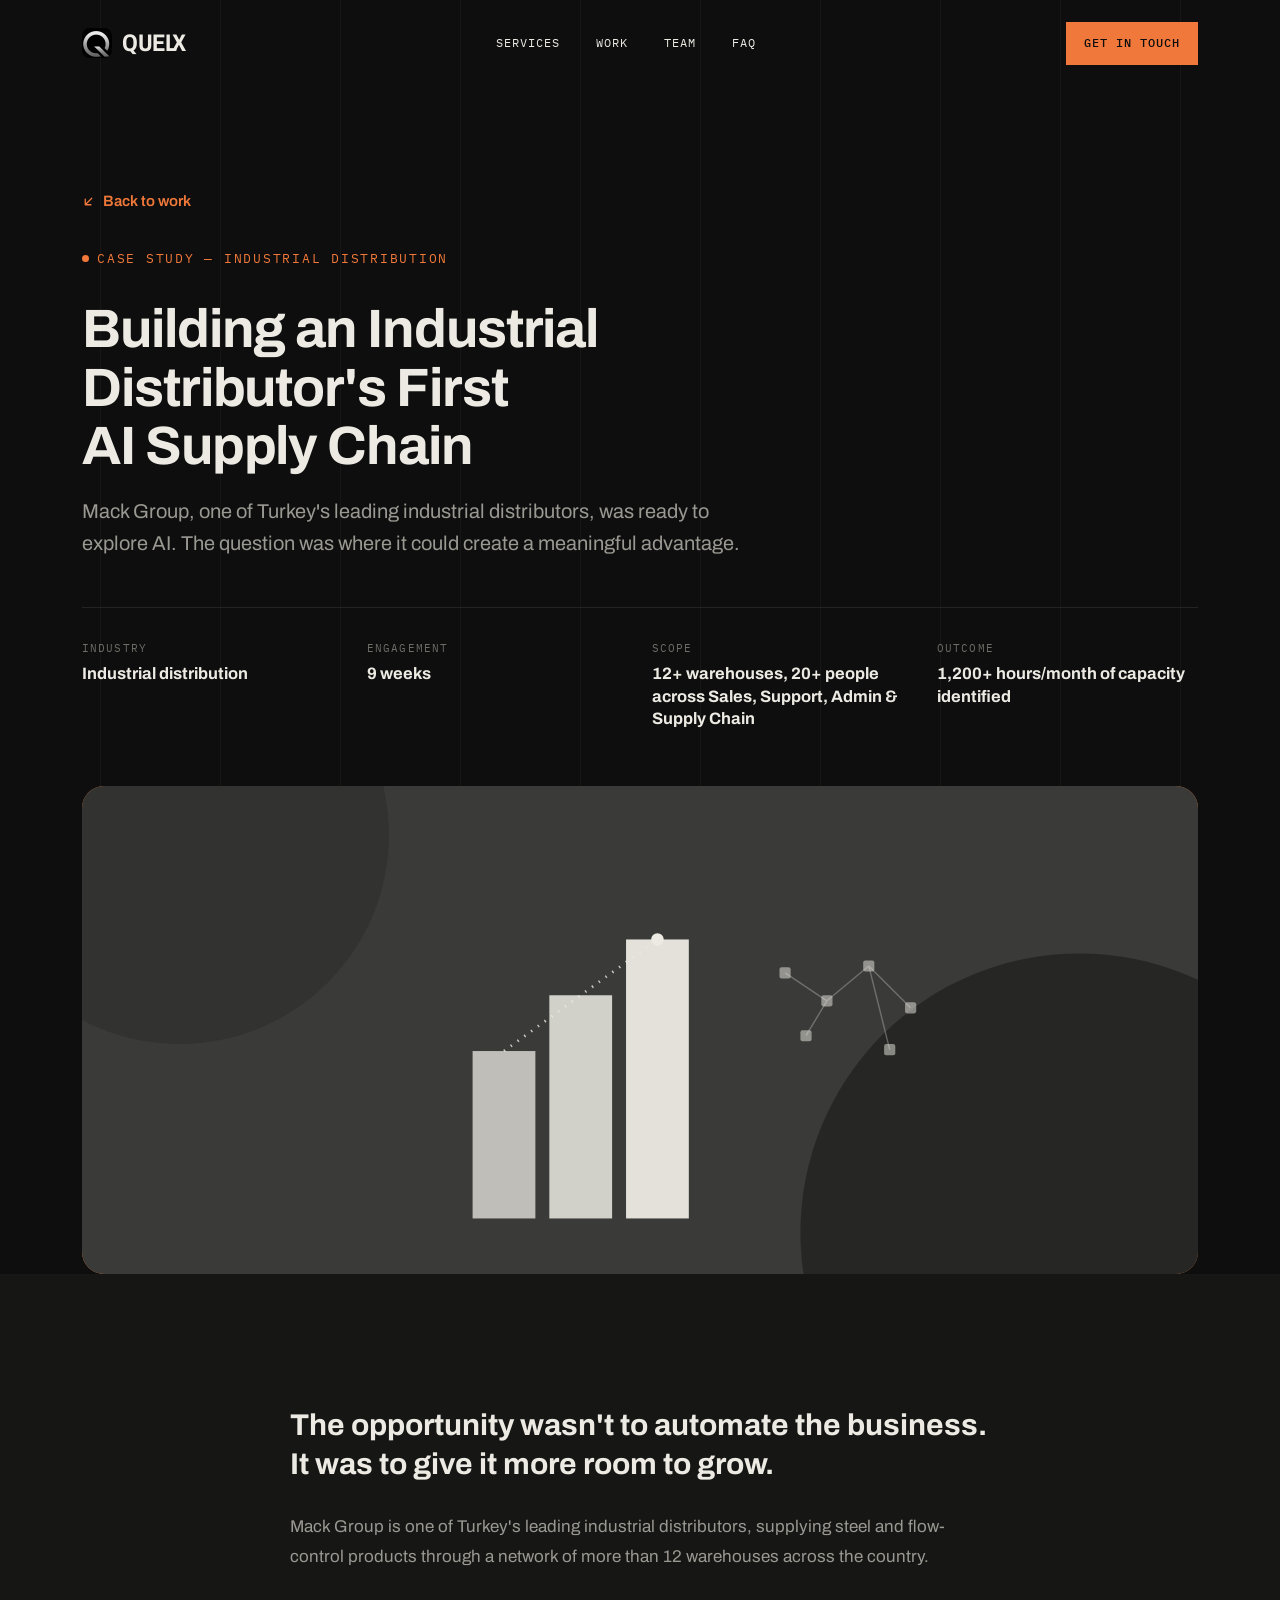
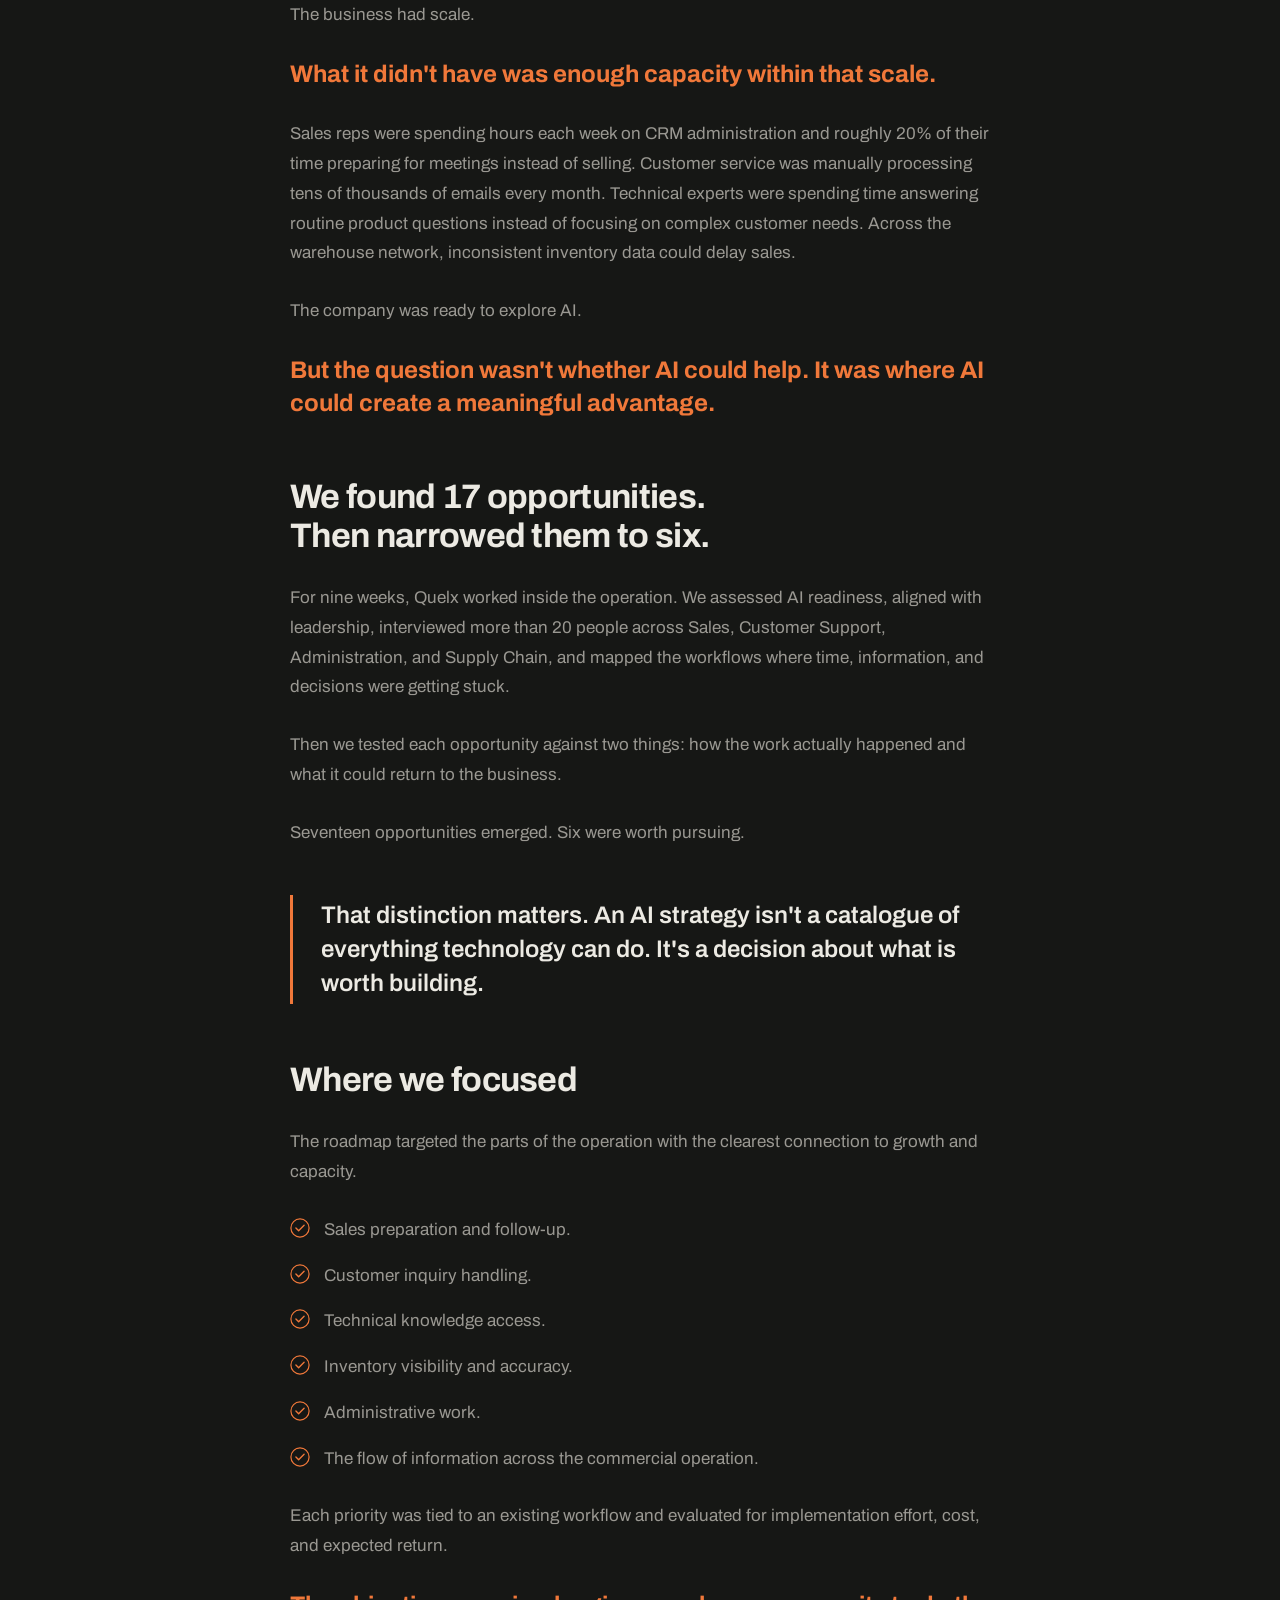
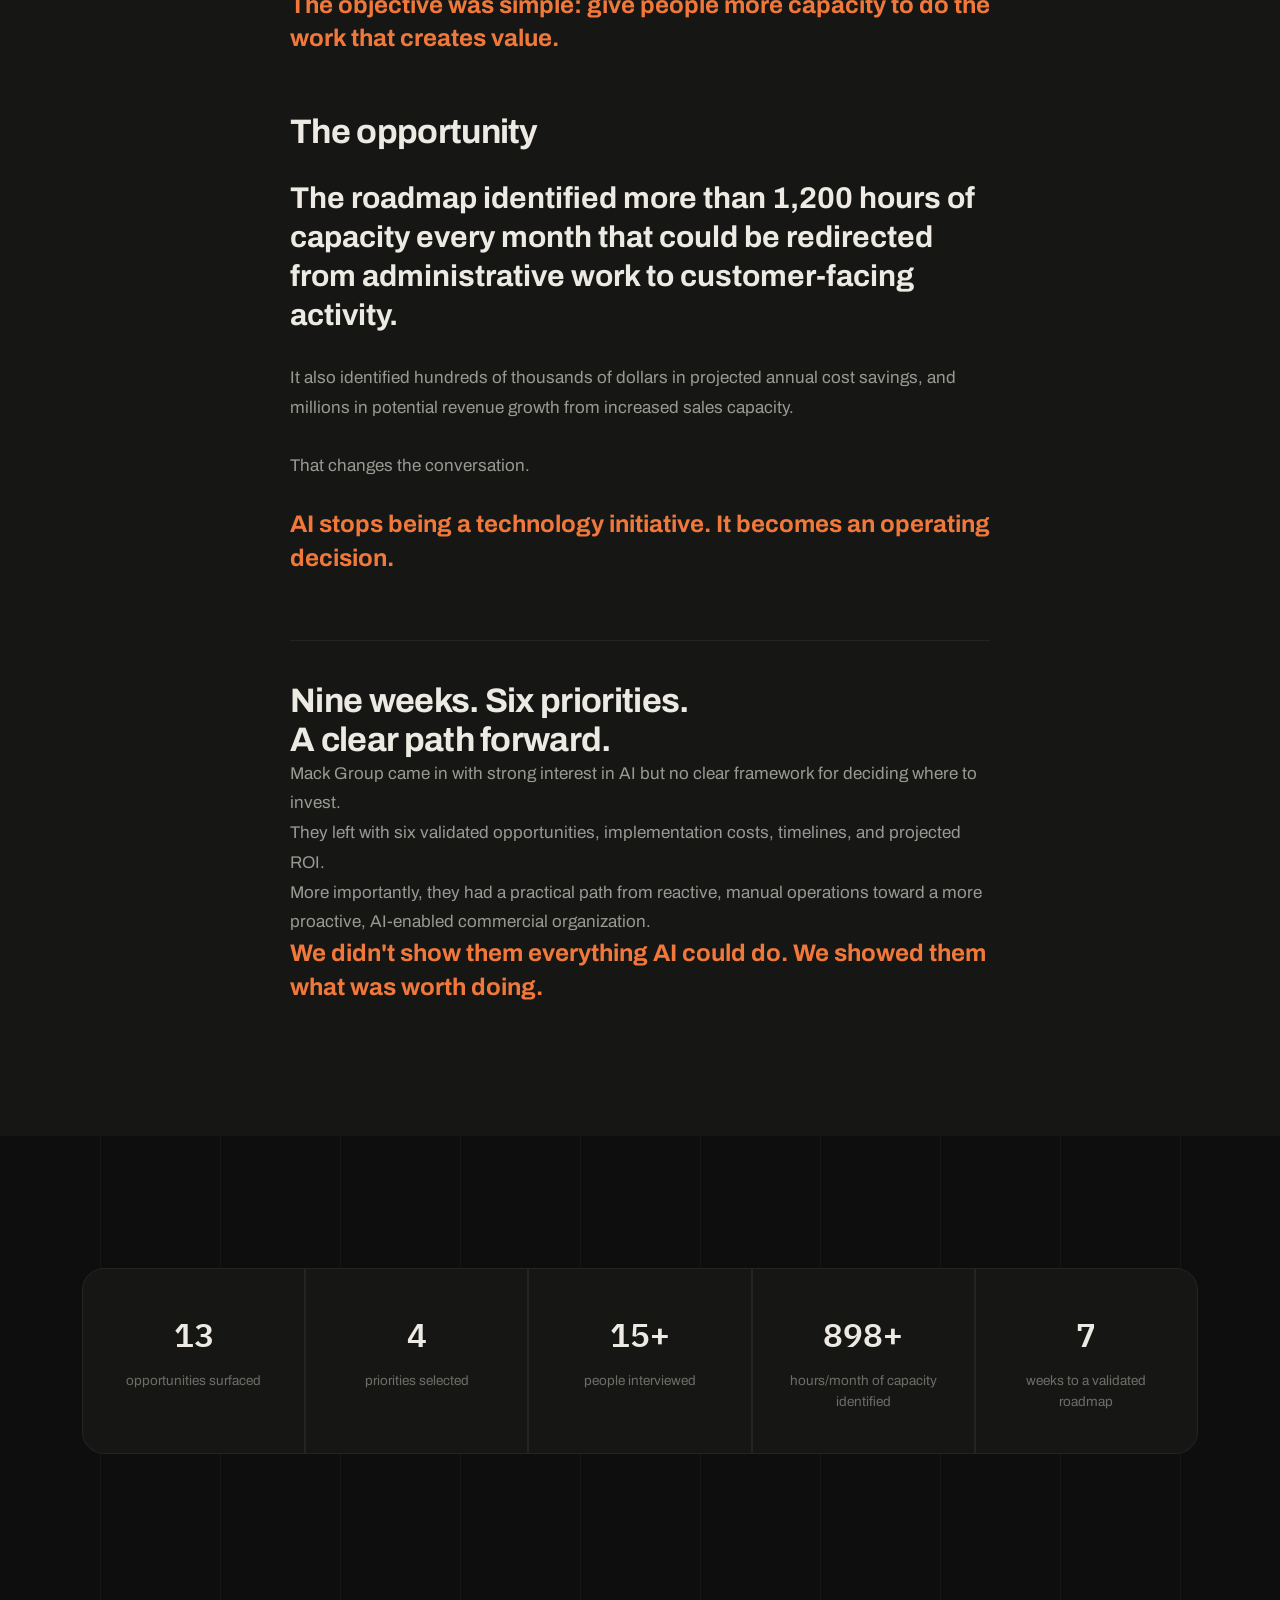
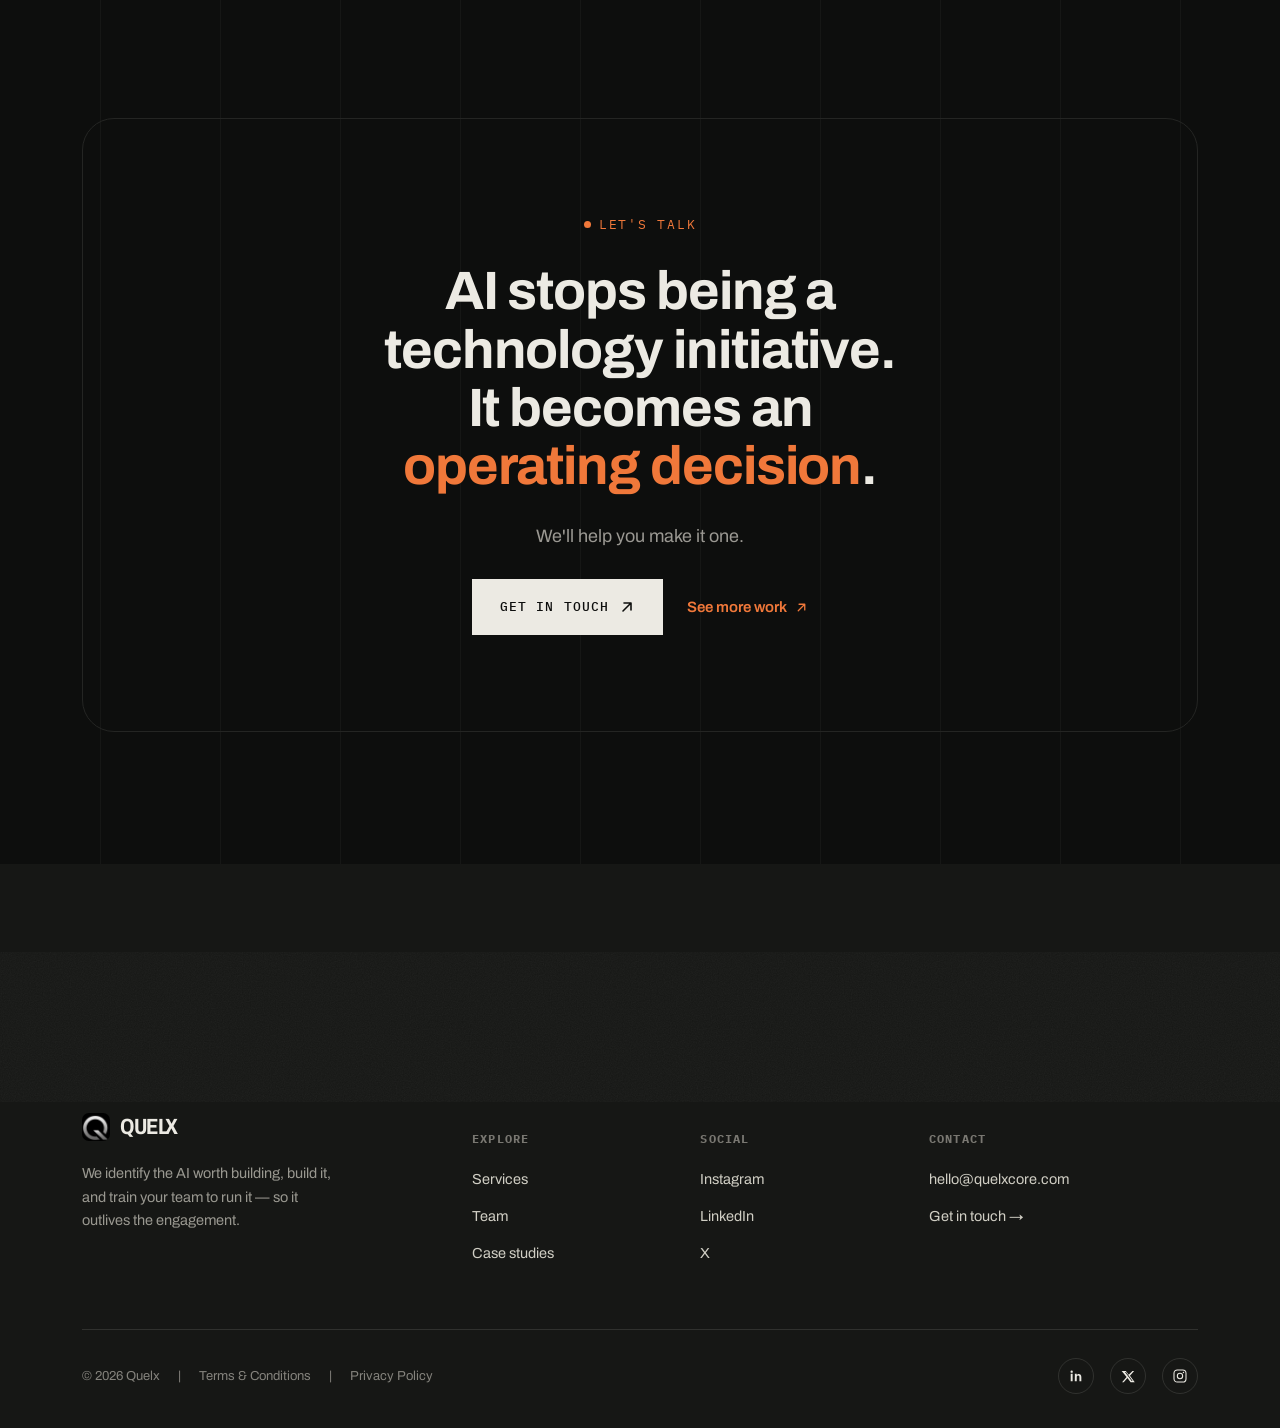
<file: case-studies/mack-group-ai-supply-chain.html>
<!doctype html>
<html lang="en">
<head>
<meta charset="utf-8">
<meta name="viewport" content="width=device-width,initial-scale=1">
<title>Building an Industrial Distributor's First AI Supply Chain — Quelx</title>
<meta name="description" content="How Quelx helped Mack Group, a leading Turkish industrial distributor, find the six AI opportunities worth building — and identified 1,200+ hours of monthly capacity to redirect toward growth — in a nine-week engagement.">
<meta name="theme-color" content="#0D0E0D">
<link rel="canonical" href="https://www.quelxcore.com/case-studies/mack-group-ai-supply-chain.html">

<meta property="og:type" content="article">
<meta property="og:site_name" content="Quelx">
<meta property="og:title" content="Building an Industrial Distributor's First AI Supply Chain — Quelx">
<meta property="og:description" content="How Quelx helped Mack Group find the six AI opportunities worth building in a nine-week engagement.">
<meta property="og:url" content="https://www.quelxcore.com/case-studies/mack-group-ai-supply-chain.html">
<meta property="og:image" content="https://www.quelxcore.com/assets/img/quelx-logo.png">

<meta name="twitter:card" content="summary">
<meta name="twitter:title" content="Building an Industrial Distributor's First AI Supply Chain — Quelx">
<meta name="twitter:description" content="How Quelx helped Mack Group find the six AI opportunities worth building in a nine-week engagement.">
<meta name="twitter:image" content="https://www.quelxcore.com/assets/img/quelx-logo.png">

<link rel="icon" type="image/png" href="/assets/favicon.png">
<link rel="preconnect" href="https://fonts.googleapis.com">
<link rel="preconnect" href="https://fonts.gstatic.com" crossorigin>
<link rel="stylesheet" href="/assets/css/site.css">
</head>
<body>

<!-- ============ HEADER ============ -->
<header id="siteHeader">
  <div class="wrap nav">
    <a href="/" class="brand">
      <img class="brand-mark" src="/assets/img/quelx-logo.png" alt="Quelx logo">
      Quelx
    </a>
    <nav class="nav-links">
      <a href="/#process">Services</a>
      <a href="/#work">Work</a>
      <a href="/#team">Team</a>
      <a href="/#faq">FAQ</a>
    </nav>
    <div class="nav-cta">
      <a href="/#work-with-us" class="btn btn-accent">Get in touch</a>
      <button class="hamburger" id="hamburgerBtn" aria-label="Open menu" aria-expanded="false">
        <span></span><span></span><span></span>
      </button>
    </div>
  </div>
</header>

<div class="mobile-menu" id="mobileMenu">
  <a href="/#process">Services</a>
  <a href="/#work">Work</a>
  <a href="/#team">Team</a>
  <a href="/#faq">FAQ</a>
  <a href="/#work-with-us" style="color:var(--moss)">Get in touch →</a>
</div>

<main>

  <!-- ============ CASE HERO ============ -->
  <section class="case-top band">
    <div class="wrap">
      <a href="/#work" class="link-arrow case-back reveal">
        <svg width="13" height="13" viewBox="0 0 16 16" fill="none"><path d="M12 4L4 12M4 12H11M4 12V5" stroke="currentColor" stroke-width="1.6" stroke-linecap="round" stroke-linejoin="round"/></svg>
        Back to work
      </a>
      <div class="reveal">
        <span class="eyebrow">Case Study — Industrial Distribution</span>
        <h1 class="case-title">Building an Industrial Distributor's First AI Supply Chain</h1>
        <p class="case-dek">Mack Group, one of Turkey's leading industrial distributors, was ready to explore AI. The question was where it could create a meaningful advantage.</p>
      </div>
      <div class="case-meta reveal">
        <div class="case-meta-item">
          <span class="case-meta-label">Industry</span>
          <span class="case-meta-value">Industrial distribution</span>
        </div>
        <div class="case-meta-item">
          <span class="case-meta-label">Engagement</span>
          <span class="case-meta-value">9 weeks</span>
        </div>
        <div class="case-meta-item">
          <span class="case-meta-label">Scope</span>
          <span class="case-meta-value">12+ warehouses, 20+ people across Sales, Support, Admin &amp; Supply Chain</span>
        </div>
        <div class="case-meta-item">
          <span class="case-meta-label">Outcome</span>
          <span class="case-meta-value">1,200+ hours/month of capacity identified</span>
        </div>
      </div>
    </div>
  </section>

  <!-- ============ CASE HERO MEDIA ============ -->
  <section class="case-media-wrap band">
    <div class="wrap">
      <div class="case-hero-media reveal">
        <svg viewBox="0 0 1600 700" preserveAspectRatio="xMidYMid slice" role="img" aria-label="Abstract illustration of an ascending capacity chart connected to a network of warehouse nodes">
          <rect width="1600" height="700" fill="#3A3B38"/>
          <circle cx="1430" cy="640" r="400" fill="#161715" opacity=".55"/>
          <circle cx="140" cy="70" r="300" fill="#0D0E0D" opacity=".18"/>
          <rect x="560" y="380" width="90" height="240" fill="#ECEAE3" opacity=".75"/>
          <rect x="670" y="300" width="90" height="320" fill="#ECEAE3" opacity=".85"/>
          <rect x="780" y="220" width="90" height="400" fill="#ECEAE3" opacity=".95"/>
          <path d="M605 380L715 300L825 220" stroke="#ECEAE3" stroke-width="4" stroke-dasharray="2 10" fill="none" opacity=".8"/>
          <circle cx="825" cy="220" r="9" fill="#ECEAE3"/>
          <g fill="#ECEAE3" opacity=".5">
            <rect x="1000" y="260" width="16" height="16" rx="3"/>
            <rect x="1060" y="300" width="16" height="16" rx="3"/>
            <rect x="1120" y="250" width="16" height="16" rx="3"/>
            <rect x="1180" y="310" width="16" height="16" rx="3"/>
            <rect x="1030" y="350" width="16" height="16" rx="3"/>
            <rect x="1150" y="370" width="16" height="16" rx="3"/>
          </g>
          <g stroke="#ECEAE3" stroke-width="2" opacity=".3">
            <line x1="1008" y1="268" x2="1068" y2="308"/>
            <line x1="1068" y1="308" x2="1128" y2="258"/>
            <line x1="1128" y1="258" x2="1188" y2="318"/>
            <line x1="1038" y1="358" x2="1068" y2="308"/>
            <line x1="1158" y1="378" x2="1128" y2="258"/>
          </g>
        </svg>
      </div>
    </div>
  </section>

  <!-- ============ CASE BODY ============ -->
  <section class="band-alt">
    <div class="wrap case-body-wrap">
      <article class="case-body">
        <p class="case-lede reveal">The opportunity wasn't to automate the business. It was to give it more room to grow.</p>

        <p class="reveal">Mack Group is one of Turkey's leading industrial distributors, supplying steel and flow-control products through a network of more than 12 warehouses across the country.</p>
        <p class="reveal">The business had scale.</p>
        <p class="case-punch reveal">What it didn't have was enough capacity within that scale.</p>
        <p class="reveal">Sales reps were spending hours each week on CRM administration and roughly 20% of their time preparing for meetings instead of selling. Customer service was manually processing tens of thousands of emails every month. Technical experts were spending time answering routine product questions instead of focusing on complex customer needs. Across the warehouse network, inconsistent inventory data could delay sales.</p>
        <p class="reveal">The company was ready to explore AI.</p>
        <p class="case-punch reveal">But the question wasn't whether AI could help. It was where AI could create a meaningful advantage.</p>

        <h2 class="reveal">We found 17 opportunities. Then narrowed them to six.</h2>
        <p class="reveal">For nine weeks, Quelx worked inside the operation. We assessed AI readiness, aligned with leadership, interviewed more than 20 people across Sales, Customer Support, Administration, and Supply Chain, and mapped the workflows where time, information, and decisions were getting stuck.</p>
        <p class="reveal">Then we tested each opportunity against two things: how the work actually happened and what it could return to the business.</p>
        <p class="reveal">Seventeen opportunities emerged. Six were worth pursuing.</p>

        <blockquote class="case-pull reveal">
          <p>That distinction matters. An AI strategy isn't a catalogue of everything technology can do. It's a decision about what is worth building.</p>
        </blockquote>

        <h2 class="reveal">Where we focused</h2>
        <p class="reveal">The roadmap targeted the parts of the operation with the clearest connection to growth and capacity.</p>

        <div class="case-list reveal">
          <div class="case-list-item">
            <svg width="20" height="20" viewBox="0 0 22 22" fill="none"><circle cx="11" cy="11" r="10" stroke="currentColor" stroke-width="1.3"/><path d="M6.5 11l3 3 6-6" stroke="currentColor" stroke-width="1.5" stroke-linecap="round" stroke-linejoin="round"/></svg>
            <p>Sales preparation and follow-up.</p>
          </div>
          <div class="case-list-item">
            <svg width="20" height="20" viewBox="0 0 22 22" fill="none"><circle cx="11" cy="11" r="10" stroke="currentColor" stroke-width="1.3"/><path d="M6.5 11l3 3 6-6" stroke="currentColor" stroke-width="1.5" stroke-linecap="round" stroke-linejoin="round"/></svg>
            <p>Customer inquiry handling.</p>
          </div>
          <div class="case-list-item">
            <svg width="20" height="20" viewBox="0 0 22 22" fill="none"><circle cx="11" cy="11" r="10" stroke="currentColor" stroke-width="1.3"/><path d="M6.5 11l3 3 6-6" stroke="currentColor" stroke-width="1.5" stroke-linecap="round" stroke-linejoin="round"/></svg>
            <p>Technical knowledge access.</p>
          </div>
          <div class="case-list-item">
            <svg width="20" height="20" viewBox="0 0 22 22" fill="none"><circle cx="11" cy="11" r="10" stroke="currentColor" stroke-width="1.3"/><path d="M6.5 11l3 3 6-6" stroke="currentColor" stroke-width="1.5" stroke-linecap="round" stroke-linejoin="round"/></svg>
            <p>Inventory visibility and accuracy.</p>
          </div>
          <div class="case-list-item">
            <svg width="20" height="20" viewBox="0 0 22 22" fill="none"><circle cx="11" cy="11" r="10" stroke="currentColor" stroke-width="1.3"/><path d="M6.5 11l3 3 6-6" stroke="currentColor" stroke-width="1.5" stroke-linecap="round" stroke-linejoin="round"/></svg>
            <p>Administrative work.</p>
          </div>
          <div class="case-list-item">
            <svg width="20" height="20" viewBox="0 0 22 22" fill="none"><circle cx="11" cy="11" r="10" stroke="currentColor" stroke-width="1.3"/><path d="M6.5 11l3 3 6-6" stroke="currentColor" stroke-width="1.5" stroke-linecap="round" stroke-linejoin="round"/></svg>
            <p>The flow of information across the commercial operation.</p>
          </div>
        </div>

        <p class="reveal">Each priority was tied to an existing workflow and evaluated for implementation effort, cost, and expected return.</p>
        <p class="case-punch reveal">The objective was simple: give people more capacity to do the work that creates value.</p>

        <h2 class="reveal">The opportunity</h2>
        <p class="case-lede reveal">The roadmap identified more than 1,200 hours of capacity every month that could be redirected from administrative work to customer-facing activity.</p>
        <p class="reveal">It also identified hundreds of thousands of dollars in projected annual cost savings, and millions in potential revenue growth from increased sales capacity.</p>
        <p class="reveal">That changes the conversation.</p>
        <p class="case-punch reveal">AI stops being a technology initiative. It becomes an operating decision.</p>

        <div class="case-close">
          <h2 class="reveal">Nine weeks. Six priorities. A clear path forward.</h2>
          <p class="reveal">Mack Group came in with strong interest in AI but no clear framework for deciding where to invest.</p>
          <p class="reveal">They left with six validated opportunities, implementation costs, timelines, and projected ROI.</p>
          <p class="reveal">More importantly, they had a practical path from reactive, manual operations toward a more proactive, AI-enabled commercial organization.</p>
          <p class="case-punch reveal">We didn't show them everything AI could do. We showed them what was worth doing.</p>
        </div>
      </article>
    </div>
  </section>

  <!-- ============ CASE STATS ============ -->
  <section class="band">
    <div class="wrap">
      <div class="stats-grid reveal">
        <div class="stat"><div class="stat-num" data-count="17" data-suffix="">0</div><div class="stat-label">opportunities surfaced</div></div>
        <div class="stat"><div class="stat-num" data-count="6" data-suffix="">0</div><div class="stat-label">priorities selected</div></div>
        <div class="stat"><div class="stat-num" data-count="20" data-suffix="+">0</div><div class="stat-label">people interviewed</div></div>
        <div class="stat"><div class="stat-num" data-count="1200" data-suffix="+">0</div><div class="stat-label">hours/month of capacity identified</div></div>
        <div class="stat"><div class="stat-num" data-count="9" data-suffix="">0</div><div class="stat-label">weeks to a validated roadmap</div></div>
      </div>
    </div>
  </section>

  <!-- ============ FINAL CTA ============ -->
  <section class="band final-cta">
    <div class="wrap">
      <div class="cta-box reveal">
        <span class="eyebrow" style="margin-bottom:0;">Let's talk</span>
        <h2>AI stops being a technology initiative.<br>It becomes an<br><span class="accent">operating decision</span>.</h2>
        <p>We'll help you make it one.</p>
        <div class="cta-actions">
          <a href="/#work-with-us" class="btn btn-primary">
            Get in touch
            <svg width="16" height="16" viewBox="0 0 16 16" fill="none"><path d="M4 12L12 4M12 4H5M12 4V11" stroke="currentColor" stroke-width="1.6" stroke-linecap="round" stroke-linejoin="round"/></svg>
          </a>
          <a href="/#work" class="link-arrow">See more work <svg width="13" height="13" viewBox="0 0 16 16" fill="none"><path d="M4 12L12 4M12 4H5M12 4V11" stroke="currentColor" stroke-width="1.6" stroke-linecap="round" stroke-linejoin="round"/></svg></a>
        </div>
      </div>
    </div>
  </section>
</main>

<!-- ============ FOOTER ============ -->
<footer>
  <svg class="footer-noise" width="100%" height="100%" xmlns="http://www.w3.org/2000/svg">
    <filter id="grain"><feTurbulence type="fractalNoise" baseFrequency="0.85" numOctaves="2" stitchTiles="stitch"/><feColorMatrix type="saturate" values="0"/></filter>
    <rect width="100%" height="100%" filter="url(#grain)" opacity="0.06"/>
  </svg>
  <div class="wrap">
    <div class="footer-top">
      <div>
        <a href="/" class="footer-brand">
          <img class="footer-mark" src="/assets/img/quelx-logo.png" alt="Quelx logo">
          Quelx
        </a>
        <p class="footer-tag">We identify the AI worth building, build it, and train your team to run it — so it outlives the engagement.</p>
      </div>
      <div class="footer-col">
        <h5>Explore</h5>
        <ul>
          <li><a href="/#process">Services</a></li>
          <li><a href="/#team">Team</a></li>
          <li><a href="/#work">Case studies</a></li>
        </ul>
      </div>
      <div class="footer-col">
        <h5>Social</h5>
        <ul>
          <li><a href="#">Instagram</a></li>
          <li><a href="#">LinkedIn</a></li>
          <li><a href="#">X</a></li>
        </ul>
      </div>
      <div class="footer-col">
        <h5>Contact</h5>
        <ul>
          <li><a href="mailto:hello@quelxcore.com">hello@quelxcore.com</a></li>
          <li><a href="/#work-with-us">Get in touch →</a></li>
        </ul>
      </div>
    </div>
    <div class="footer-bottom">
      <div class="footer-legal">
        <span>© 2026 Quelx</span>
        <span>|</span>
        <a href="/#terms">Terms &amp; Conditions</a>
        <span>|</span>
        <a href="/#privacy">Privacy Policy</a>
      </div>
      <div class="footer-social">
        <a href="#" aria-label="LinkedIn"><svg width="16" height="16" viewBox="0 0 24 24" fill="none"><path d="M6.94 8.5H4.06V20H6.94V8.5ZM5.5 7.25A1.75 1.75 0 1 0 5.5 3.75a1.75 1.75 0 0 0 0 3.5ZM20 20v-6.4c0-3.1-1.65-4.55-3.85-4.55-1.78 0-2.57 1-3.02 1.68V8.5H10.25c.04.85 0 11.5 0 11.5h2.88v-6.43c0-.34.03-.68.13-.93.28-.68.9-1.4 1.96-1.4 1.38 0 1.93 1.05 1.93 2.6V20H20Z" fill="currentColor"/></svg></a>
        <a href="#" aria-label="X"><svg width="15" height="15" viewBox="0 0 24 24" fill="none"><path d="M18.3 3H21l-6.7 7.7L22 21h-6.6l-5.1-6.6L4.4 21H1.7l7.2-8.2L1 3h6.7l4.6 6.1L18.3 3Zm-1.15 16h1.5L7.9 4.9h-1.6L17.15 19Z" fill="currentColor"/></svg></a>
        <a href="#" aria-label="Instagram"><svg width="16" height="16" viewBox="0 0 24 24" fill="none"><rect x="3" y="3" width="18" height="18" rx="5" stroke="currentColor" stroke-width="1.6"/><circle cx="12" cy="12" r="4" stroke="currentColor" stroke-width="1.6"/><circle cx="17.2" cy="6.8" r="1.1" fill="currentColor"/></svg></a>
      </div>
    </div>
  </div>
</footer>

<script src="/assets/js/site.js" defer></script>
</body>
</html>
</file>
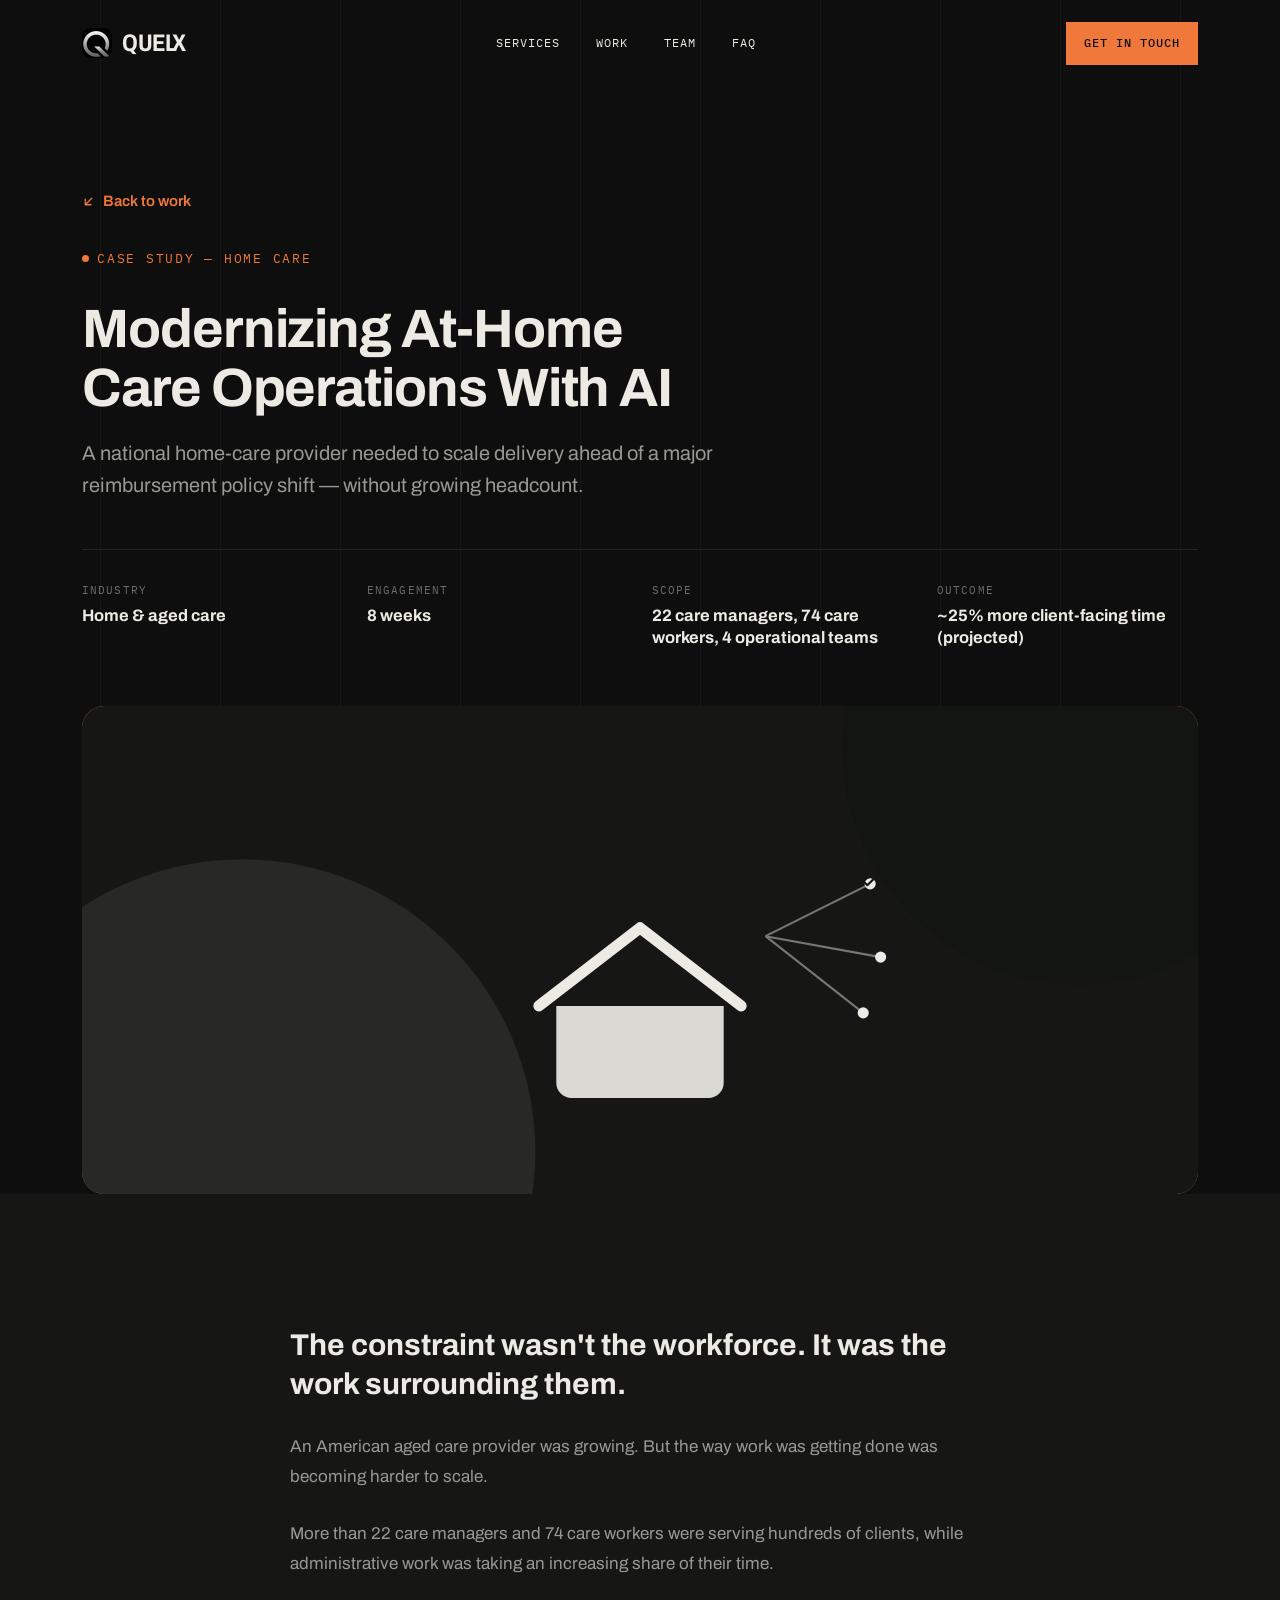
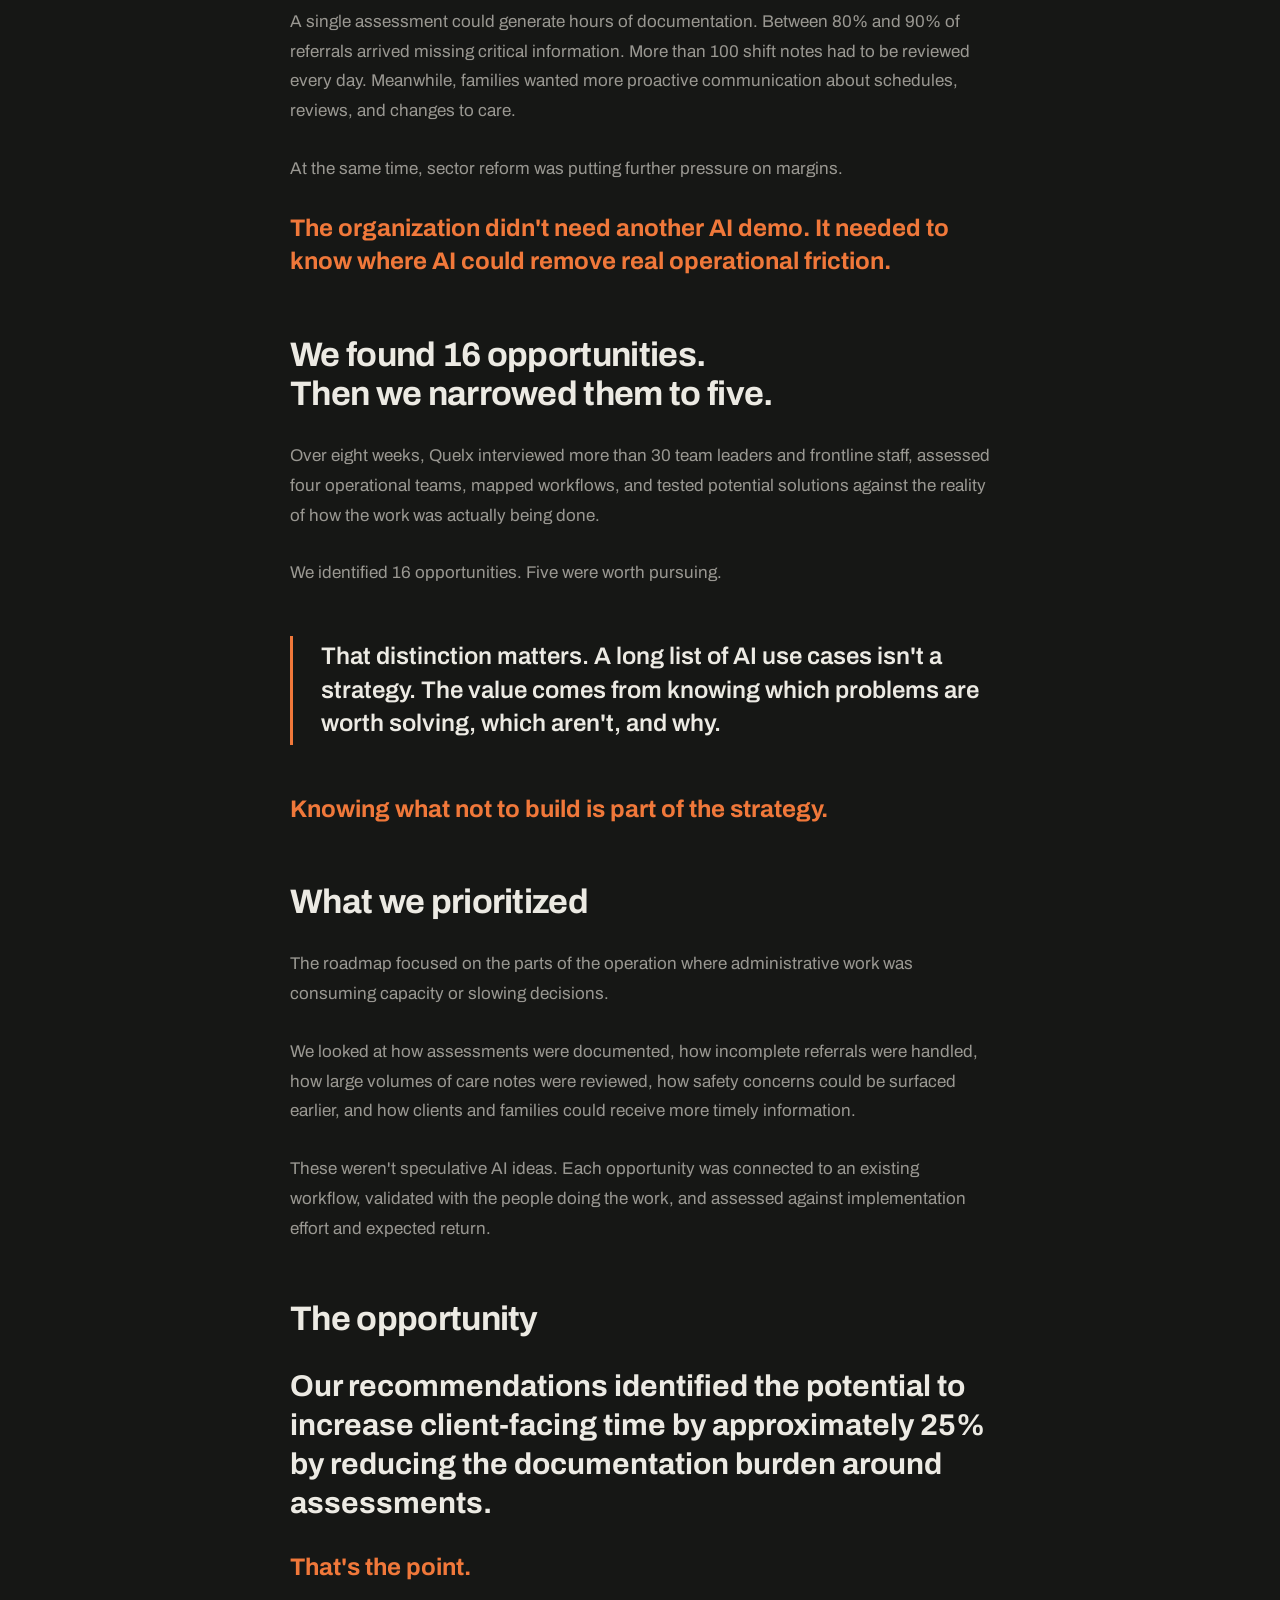
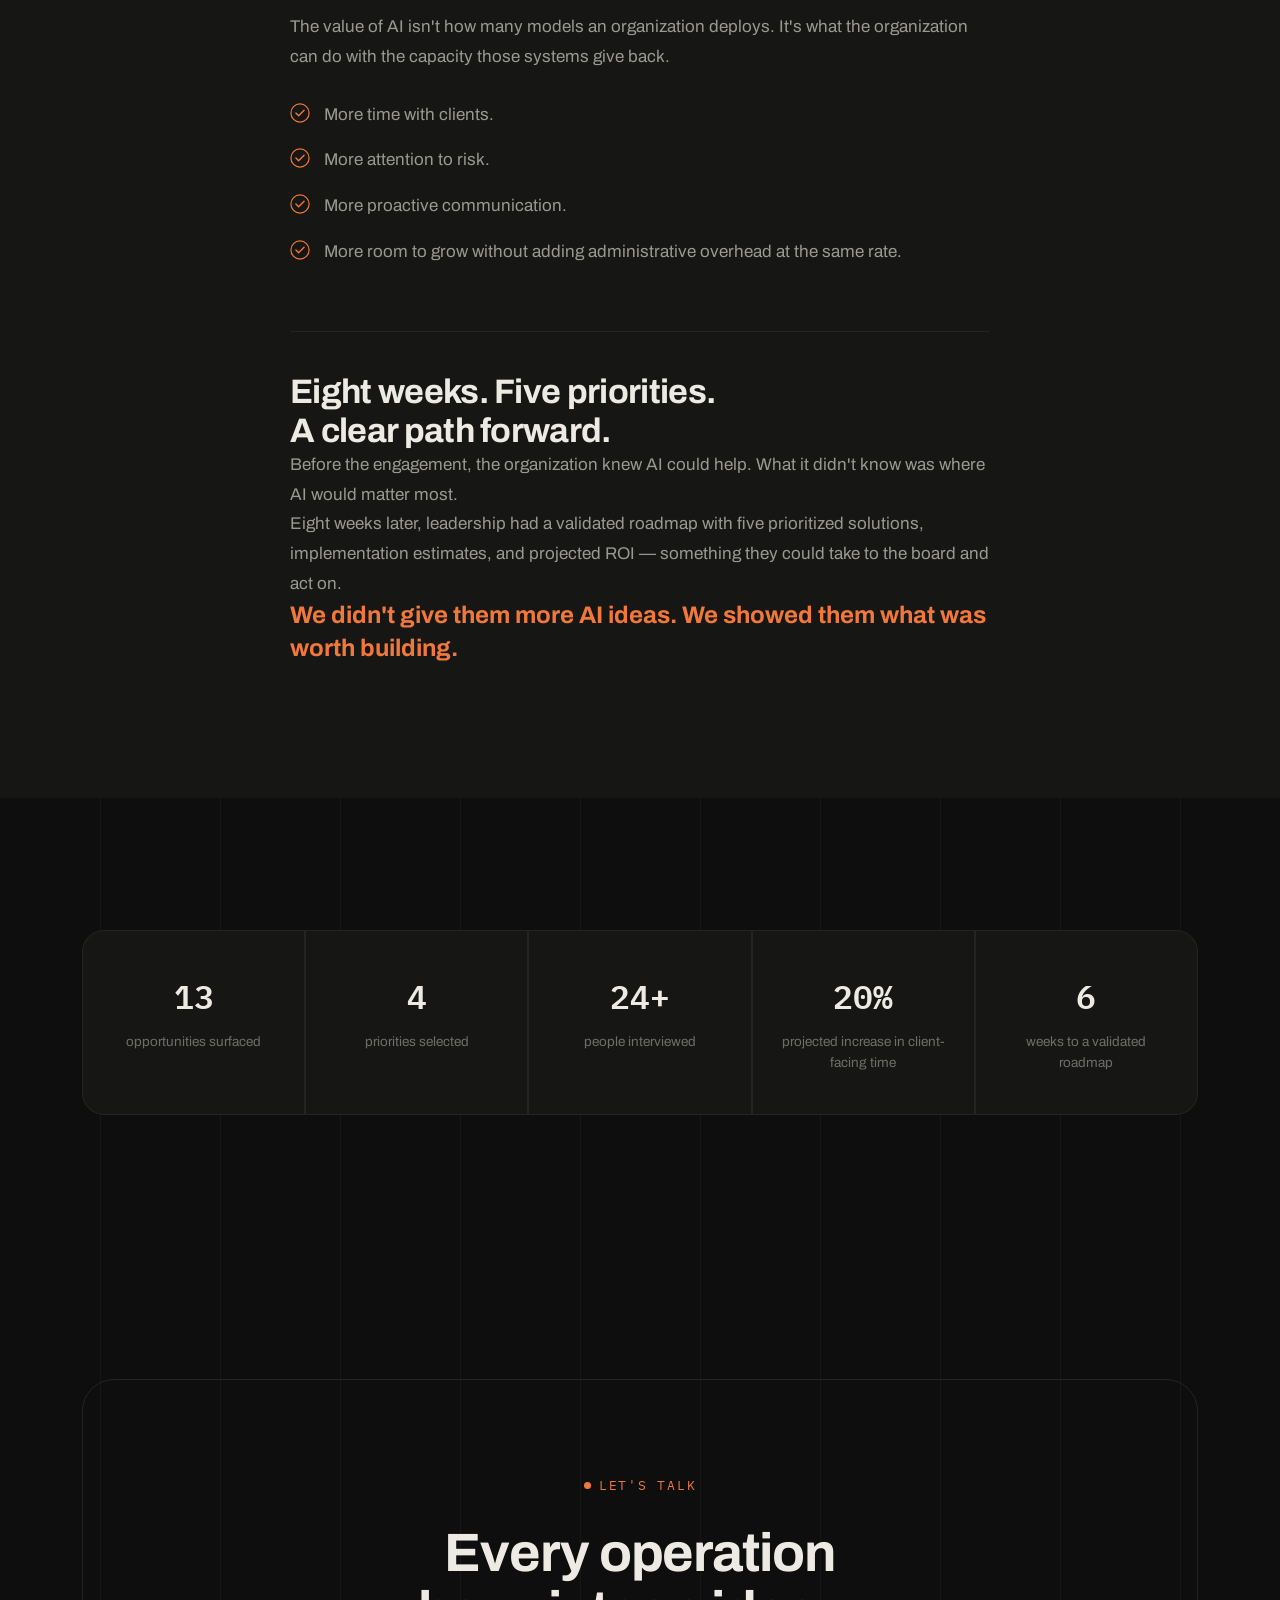
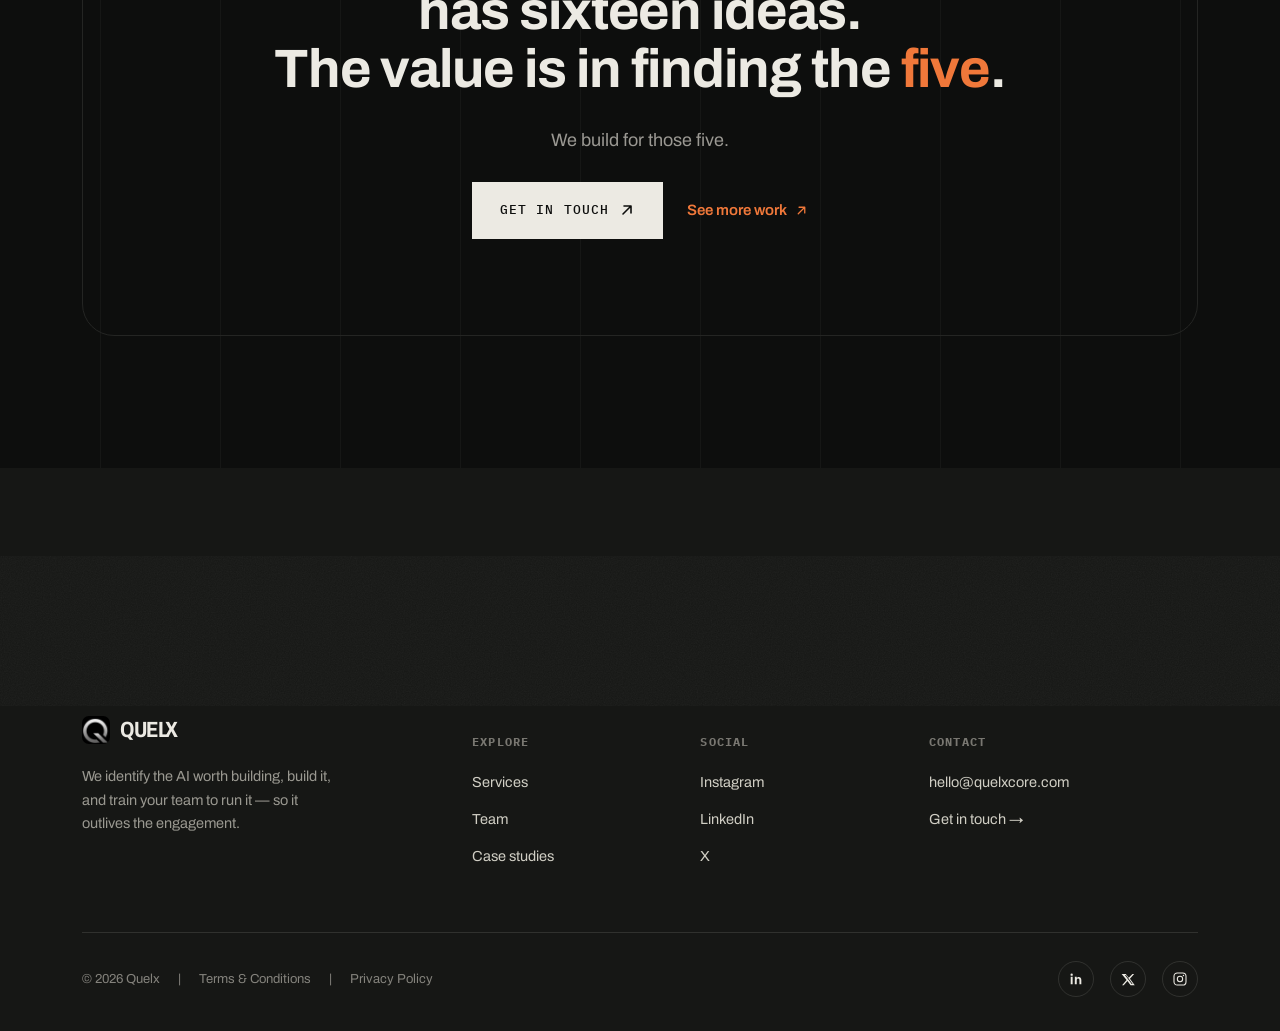
<file: case-studies/modernizing-at-home-care.html>
<!doctype html>
<html lang="en">
<head>
<meta charset="utf-8">
<meta name="viewport" content="width=device-width,initial-scale=1">
<title>Modernizing At-Home Care Operations With AI — Quelx</title>
<meta name="description" content="How Quelx helped a national home-care provider find the five AI opportunities worth building — and identified a path to roughly 25% more client-facing time — in an eight-week engagement.">
<meta name="theme-color" content="#0D0E0D">
<link rel="canonical" href="https://www.quelxcore.com/case-studies/modernizing-at-home-care.html">

<meta property="og:type" content="article">
<meta property="og:site_name" content="Quelx">
<meta property="og:title" content="Modernizing At-Home Care Operations With AI — Quelx">
<meta property="og:description" content="How Quelx helped a national home-care provider find the five AI opportunities worth building in an eight-week engagement.">
<meta property="og:url" content="https://www.quelxcore.com/case-studies/modernizing-at-home-care.html">
<meta property="og:image" content="https://www.quelxcore.com/assets/img/quelx-logo.png">

<meta name="twitter:card" content="summary">
<meta name="twitter:title" content="Modernizing At-Home Care Operations With AI — Quelx">
<meta name="twitter:description" content="How Quelx helped a national home-care provider find the five AI opportunities worth building in an eight-week engagement.">
<meta name="twitter:image" content="https://www.quelxcore.com/assets/img/quelx-logo.png">

<link rel="icon" type="image/png" href="/assets/favicon.png">
<link rel="preconnect" href="https://fonts.googleapis.com">
<link rel="preconnect" href="https://fonts.gstatic.com" crossorigin>
<link rel="stylesheet" href="/assets/css/site.css">
</head>
<body>

<!-- ============ HEADER ============ -->
<header id="siteHeader">
  <div class="wrap nav">
    <a href="/" class="brand">
      <img class="brand-mark" src="/assets/img/quelx-logo.png" alt="Quelx logo">
      Quelx
    </a>
    <nav class="nav-links">
      <a href="/#process">Services</a>
      <a href="/#work">Work</a>
      <a href="/#team">Team</a>
      <a href="/#faq">FAQ</a>
    </nav>
    <div class="nav-cta">
      <a href="/#work-with-us" class="btn btn-accent">Get in touch</a>
      <button class="hamburger" id="hamburgerBtn" aria-label="Open menu" aria-expanded="false">
        <span></span><span></span><span></span>
      </button>
    </div>
  </div>
</header>

<div class="mobile-menu" id="mobileMenu">
  <a href="/#process">Services</a>
  <a href="/#work">Work</a>
  <a href="/#team">Team</a>
  <a href="/#faq">FAQ</a>
  <a href="/#work-with-us" style="color:var(--moss)">Get in touch →</a>
</div>

<main>

  <!-- ============ CASE HERO ============ -->
  <section class="case-top band">
    <div class="wrap">
      <a href="/#work" class="link-arrow case-back reveal">
        <svg width="13" height="13" viewBox="0 0 16 16" fill="none"><path d="M12 4L4 12M4 12H11M4 12V5" stroke="currentColor" stroke-width="1.6" stroke-linecap="round" stroke-linejoin="round"/></svg>
        Back to work
      </a>
      <div class="reveal">
        <span class="eyebrow">Case Study — Home Care</span>
        <h1 class="case-title">Modernizing At-Home Care Operations With AI</h1>
        <p class="case-dek">A national home-care provider needed to scale delivery ahead of a major reimbursement policy shift — without growing headcount.</p>
      </div>
      <div class="case-meta reveal">
        <div class="case-meta-item">
          <span class="case-meta-label">Industry</span>
          <span class="case-meta-value">Home &amp; aged care</span>
        </div>
        <div class="case-meta-item">
          <span class="case-meta-label">Engagement</span>
          <span class="case-meta-value">8 weeks</span>
        </div>
        <div class="case-meta-item">
          <span class="case-meta-label">Scope</span>
          <span class="case-meta-value">22 care managers, 74 care workers, 4 operational teams</span>
        </div>
        <div class="case-meta-item">
          <span class="case-meta-label">Outcome</span>
          <span class="case-meta-value">~25% more client-facing time (projected)</span>
        </div>
      </div>
    </div>
  </section>

  <!-- ============ CASE HERO MEDIA ============ -->
  <section class="case-media-wrap band">
    <div class="wrap">
      <div class="case-hero-media reveal">
        <svg viewBox="0 0 1600 700" preserveAspectRatio="xMidYMid slice" role="img" aria-label="Abstract illustration of a home icon connected to validated workflow nodes">
          <rect width="1600" height="700" fill="#161715"/>
          <circle cx="230" cy="640" r="420" fill="#3A3B38" opacity=".5"/>
          <circle cx="1430" cy="60" r="340" fill="#0D0E0D" opacity=".22"/>
          <path d="M680 430h240v110a22 22 0 0 1-22 22h-196a22 22 0 0 1-22-22z" fill="#ECEAE3" opacity=".92"/>
          <path d="M655 430l145-112 145 112" stroke="#ECEAE3" stroke-width="16" fill="none" stroke-linecap="round" stroke-linejoin="round"/>
          <g stroke="#ECEAE3" stroke-width="3" opacity=".45">
            <line x1="980" y1="330" x2="1130" y2="255"/>
            <line x1="980" y1="330" x2="1145" y2="360"/>
            <line x1="980" y1="330" x2="1120" y2="440"/>
          </g>
          <g fill="#ECEAE3">
            <circle cx="1130" cy="255" r="8"/>
            <circle cx="1145" cy="360" r="8"/>
            <circle cx="1120" cy="440" r="8"/>
          </g>
          <path d="M1118 249l8 8 14-14" stroke="#161715" stroke-width="3" fill="none" stroke-linecap="round" stroke-linejoin="round"/>
        </svg>
      </div>
    </div>
  </section>

  <!-- ============ CASE BODY ============ -->
  <section class="band-alt">
    <div class="wrap case-body-wrap">
      <article class="case-body">
        <p class="case-lede reveal">The constraint wasn't the workforce. It was the work surrounding them.</p>

        <p class="reveal">An American aged care provider was growing. But the way work was getting done was becoming harder to scale.</p>
        <p class="reveal">More than 22 care managers and 74 care workers were serving hundreds of clients, while administrative work was taking an increasing share of their time.</p>
        <p class="reveal">A single assessment could generate hours of documentation. Between 80% and 90% of referrals arrived missing critical information. More than 100 shift notes had to be reviewed every day. Meanwhile, families wanted more proactive communication about schedules, reviews, and changes to care.</p>
        <p class="reveal">At the same time, sector reform was putting further pressure on margins.</p>
        <p class="case-punch reveal">The organization didn't need another AI demo. It needed to know where AI could remove real operational friction.</p>

        <h2 class="reveal">We found 16 opportunities. Then we narrowed them to five.</h2>
        <p class="reveal">Over eight weeks, Quelx interviewed more than 30 team leaders and frontline staff, assessed four operational teams, mapped workflows, and tested potential solutions against the reality of how the work was actually being done.</p>
        <p class="reveal">We identified 16 opportunities. Five were worth pursuing.</p>

        <blockquote class="case-pull reveal">
          <p>That distinction matters. A long list of AI use cases isn't a strategy. The value comes from knowing which problems are worth solving, which aren't, and why.</p>
        </blockquote>
        <p class="case-punch reveal">Knowing what not to build is part of the strategy.</p>

        <h2 class="reveal">What we prioritized</h2>
        <p class="reveal">The roadmap focused on the parts of the operation where administrative work was consuming capacity or slowing decisions.</p>
        <p class="reveal">We looked at how assessments were documented, how incomplete referrals were handled, how large volumes of care notes were reviewed, how safety concerns could be surfaced earlier, and how clients and families could receive more timely information.</p>
        <p class="reveal">These weren't speculative AI ideas. Each opportunity was connected to an existing workflow, validated with the people doing the work, and assessed against implementation effort and expected return.</p>

        <h2 class="reveal">The opportunity</h2>
        <p class="case-lede reveal">Our recommendations identified the potential to increase client-facing time by approximately 25% by reducing the documentation burden around assessments.</p>
        <p class="case-punch reveal">That's the point.</p>
        <p class="reveal">The value of AI isn't how many models an organization deploys. It's what the organization can do with the capacity those systems give back.</p>

        <div class="case-list reveal">
          <div class="case-list-item">
            <svg width="20" height="20" viewBox="0 0 22 22" fill="none"><circle cx="11" cy="11" r="10" stroke="currentColor" stroke-width="1.3"/><path d="M6.5 11l3 3 6-6" stroke="currentColor" stroke-width="1.5" stroke-linecap="round" stroke-linejoin="round"/></svg>
            <p>More time with clients.</p>
          </div>
          <div class="case-list-item">
            <svg width="20" height="20" viewBox="0 0 22 22" fill="none"><circle cx="11" cy="11" r="10" stroke="currentColor" stroke-width="1.3"/><path d="M6.5 11l3 3 6-6" stroke="currentColor" stroke-width="1.5" stroke-linecap="round" stroke-linejoin="round"/></svg>
            <p>More attention to risk.</p>
          </div>
          <div class="case-list-item">
            <svg width="20" height="20" viewBox="0 0 22 22" fill="none"><circle cx="11" cy="11" r="10" stroke="currentColor" stroke-width="1.3"/><path d="M6.5 11l3 3 6-6" stroke="currentColor" stroke-width="1.5" stroke-linecap="round" stroke-linejoin="round"/></svg>
            <p>More proactive communication.</p>
          </div>
          <div class="case-list-item">
            <svg width="20" height="20" viewBox="0 0 22 22" fill="none"><circle cx="11" cy="11" r="10" stroke="currentColor" stroke-width="1.3"/><path d="M6.5 11l3 3 6-6" stroke="currentColor" stroke-width="1.5" stroke-linecap="round" stroke-linejoin="round"/></svg>
            <p>More room to grow without adding administrative overhead at the same rate.</p>
          </div>
        </div>

        <div class="case-close">
          <h2 class="reveal">Eight weeks. Five priorities. A clear path forward.</h2>
          <p class="reveal">Before the engagement, the organization knew AI could help. What it didn't know was where AI would matter most.</p>
          <p class="reveal">Eight weeks later, leadership had a validated roadmap with five prioritized solutions, implementation estimates, and projected ROI — something they could take to the board and act on.</p>
          <p class="case-punch reveal">We didn't give them more AI ideas. We showed them what was worth building.</p>
        </div>
      </article>
    </div>
  </section>

  <!-- ============ CASE STATS ============ -->
  <section class="band">
    <div class="wrap">
      <div class="stats-grid reveal">
        <div class="stat"><div class="stat-num" data-count="16" data-suffix="">0</div><div class="stat-label">opportunities surfaced</div></div>
        <div class="stat"><div class="stat-num" data-count="5" data-suffix="">0</div><div class="stat-label">priorities selected</div></div>
        <div class="stat"><div class="stat-num" data-count="30" data-suffix="+">0</div><div class="stat-label">people interviewed</div></div>
        <div class="stat"><div class="stat-num" data-count="25" data-suffix="%">0%</div><div class="stat-label">projected increase in client-facing time</div></div>
        <div class="stat"><div class="stat-num" data-count="8" data-suffix="">0</div><div class="stat-label">weeks to a validated roadmap</div></div>
      </div>
    </div>
  </section>

  <!-- ============ FINAL CTA ============ -->
  <section class="band final-cta">
    <div class="wrap">
      <div class="cta-box reveal">
        <span class="eyebrow" style="margin-bottom:0;">Let's talk</span>
        <h2>Every operation has sixteen ideas.<br>The value is in finding the <span class="accent">five</span>.</h2>
        <p>We build for those five.</p>
        <div class="cta-actions">
          <a href="/#work-with-us" class="btn btn-primary">
            Get in touch
            <svg width="16" height="16" viewBox="0 0 16 16" fill="none"><path d="M4 12L12 4M12 4H5M12 4V11" stroke="currentColor" stroke-width="1.6" stroke-linecap="round" stroke-linejoin="round"/></svg>
          </a>
          <a href="/#work" class="link-arrow">See more work <svg width="13" height="13" viewBox="0 0 16 16" fill="none"><path d="M4 12L12 4M12 4H5M12 4V11" stroke="currentColor" stroke-width="1.6" stroke-linecap="round" stroke-linejoin="round"/></svg></a>
        </div>
      </div>
    </div>
  </section>
</main>

<!-- ============ FOOTER ============ -->
<footer>
  <svg class="footer-noise" width="100%" height="100%" xmlns="http://www.w3.org/2000/svg">
    <filter id="grain"><feTurbulence type="fractalNoise" baseFrequency="0.85" numOctaves="2" stitchTiles="stitch"/><feColorMatrix type="saturate" values="0"/></filter>
    <rect width="100%" height="100%" filter="url(#grain)" opacity="0.06"/>
  </svg>
  <div class="wrap">
    <div class="footer-top">
      <div>
        <a href="/" class="footer-brand">
          <img class="footer-mark" src="/assets/img/quelx-logo.png" alt="Quelx logo">
          Quelx
        </a>
        <p class="footer-tag">We identify the AI worth building, build it, and train your team to run it — so it outlives the engagement.</p>
      </div>
      <div class="footer-col">
        <h5>Explore</h5>
        <ul>
          <li><a href="/#process">Services</a></li>
          <li><a href="/#team">Team</a></li>
          <li><a href="/#work">Case studies</a></li>
        </ul>
      </div>
      <div class="footer-col">
        <h5>Social</h5>
        <ul>
          <li><a href="#">Instagram</a></li>
          <li><a href="#">LinkedIn</a></li>
          <li><a href="#">X</a></li>
        </ul>
      </div>
      <div class="footer-col">
        <h5>Contact</h5>
        <ul>
          <li><a href="mailto:hello@quelxcore.com">hello@quelxcore.com</a></li>
          <li><a href="/#work-with-us">Get in touch →</a></li>
        </ul>
      </div>
    </div>
    <div class="footer-bottom">
      <div class="footer-legal">
        <span>© 2026 Quelx</span>
        <span>|</span>
        <a href="/#terms">Terms &amp; Conditions</a>
        <span>|</span>
        <a href="/#privacy">Privacy Policy</a>
      </div>
      <div class="footer-social">
        <a href="#" aria-label="LinkedIn"><svg width="16" height="16" viewBox="0 0 24 24" fill="none"><path d="M6.94 8.5H4.06V20H6.94V8.5ZM5.5 7.25A1.75 1.75 0 1 0 5.5 3.75a1.75 1.75 0 0 0 0 3.5ZM20 20v-6.4c0-3.1-1.65-4.55-3.85-4.55-1.78 0-2.57 1-3.02 1.68V8.5H10.25c.04.85 0 11.5 0 11.5h2.88v-6.43c0-.34.03-.68.13-.93.28-.68.9-1.4 1.96-1.4 1.38 0 1.93 1.05 1.93 2.6V20H20Z" fill="currentColor"/></svg></a>
        <a href="#" aria-label="X"><svg width="15" height="15" viewBox="0 0 24 24" fill="none"><path d="M18.3 3H21l-6.7 7.7L22 21h-6.6l-5.1-6.6L4.4 21H1.7l7.2-8.2L1 3h6.7l4.6 6.1L18.3 3Zm-1.15 16h1.5L7.9 4.9h-1.6L17.15 19Z" fill="currentColor"/></svg></a>
        <a href="#" aria-label="Instagram"><svg width="16" height="16" viewBox="0 0 24 24" fill="none"><rect x="3" y="3" width="18" height="18" rx="5" stroke="currentColor" stroke-width="1.6"/><circle cx="12" cy="12" r="4" stroke="currentColor" stroke-width="1.6"/><circle cx="17.2" cy="6.8" r="1.1" fill="currentColor"/></svg></a>
      </div>
    </div>
  </div>
</footer>

<script src="/assets/js/site.js" defer></script>
</body>
</html>
</file>
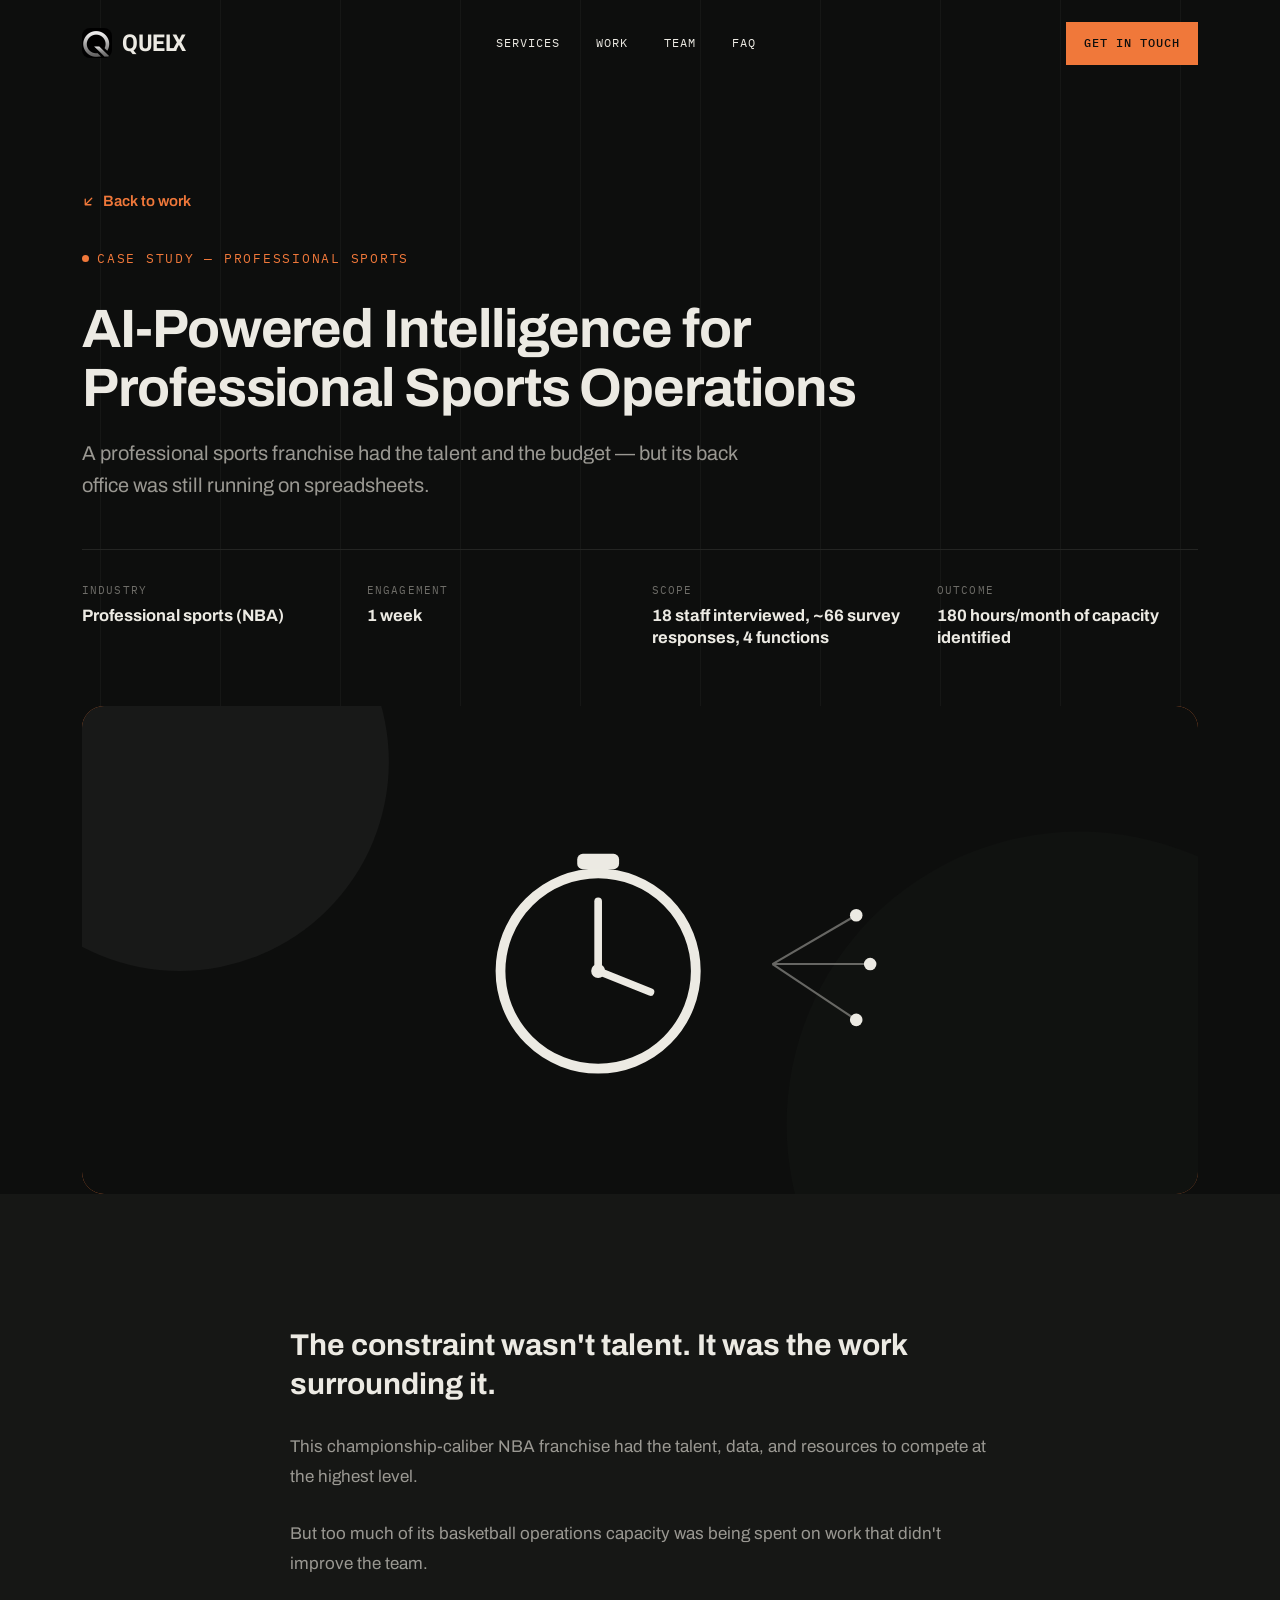
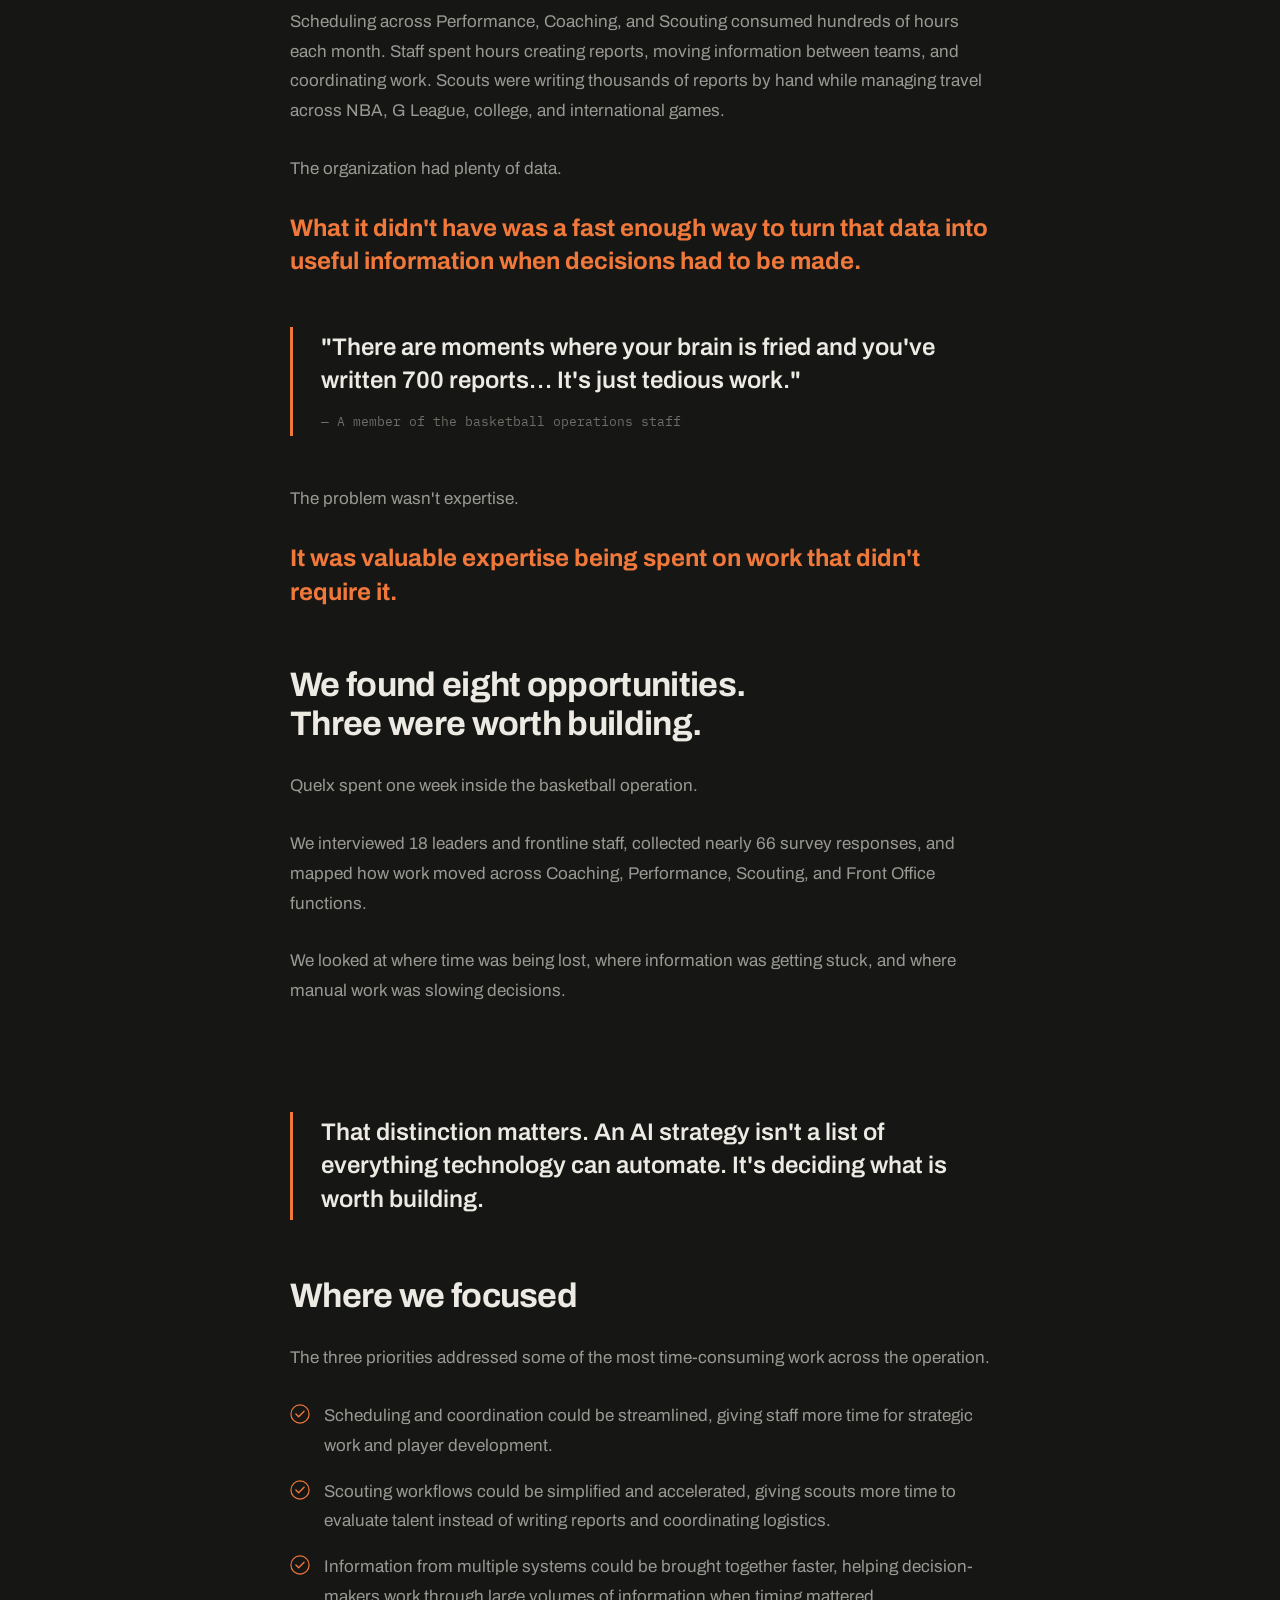
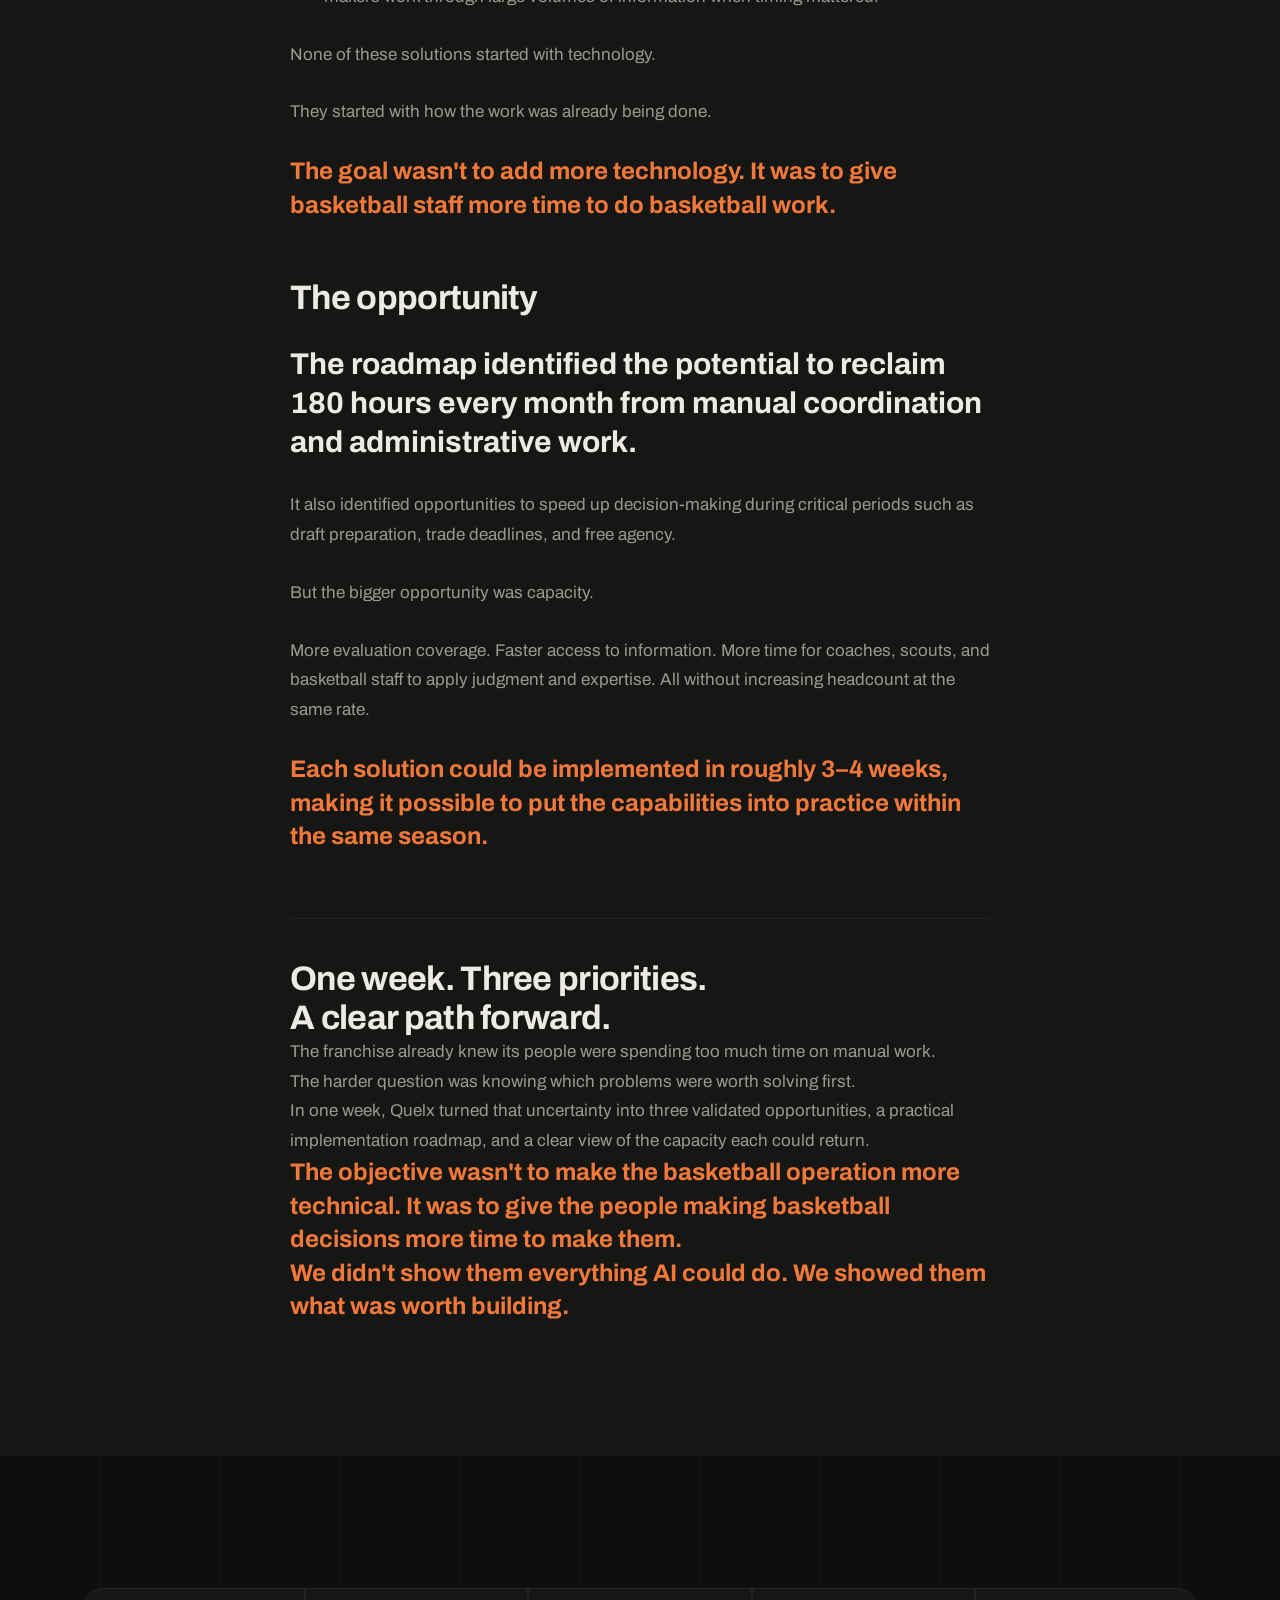
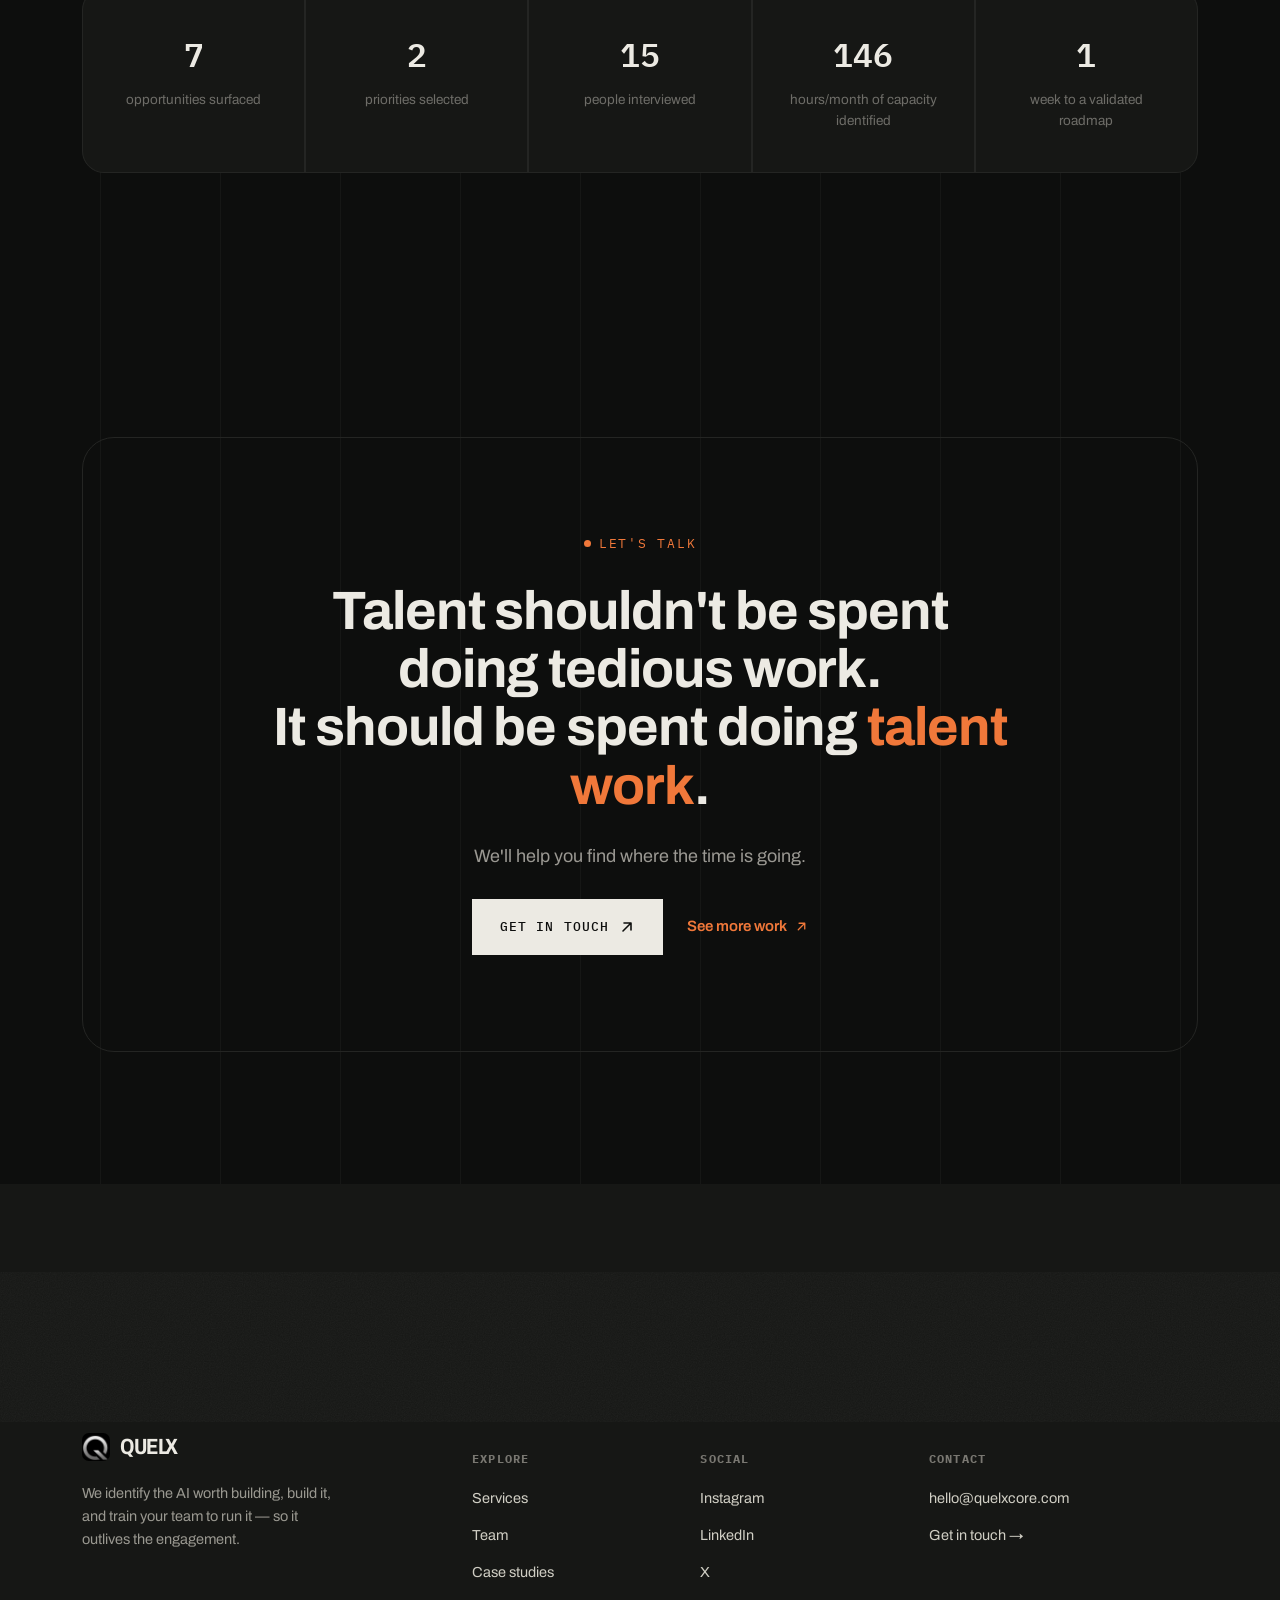
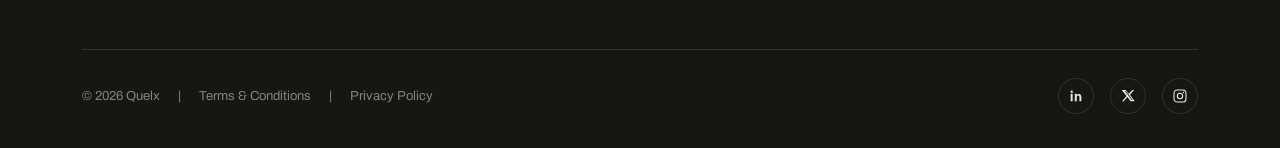
<file: case-studies/pro-sports-ai-intelligence.html>
<!doctype html>
<html lang="en">
<head>
<meta charset="utf-8">
<meta name="viewport" content="width=device-width,initial-scale=1">
<title>AI-Powered Intelligence for Professional Sports Operations — Quelx</title>
<meta name="description" content="How Quelx helped a championship-caliber NBA franchise find the three AI opportunities worth building — and identified 180 hours of monthly capacity to reclaim — in a one-week engagement.">
<meta name="theme-color" content="#0D0E0D">
<link rel="canonical" href="https://www.quelxcore.com/case-studies/pro-sports-ai-intelligence.html">

<meta property="og:type" content="article">
<meta property="og:site_name" content="Quelx">
<meta property="og:title" content="AI-Powered Intelligence for Professional Sports Operations — Quelx">
<meta property="og:description" content="How Quelx helped an NBA franchise find the three AI opportunities worth building in a one-week engagement.">
<meta property="og:url" content="https://www.quelxcore.com/case-studies/pro-sports-ai-intelligence.html">
<meta property="og:image" content="https://www.quelxcore.com/assets/img/quelx-logo.png">

<meta name="twitter:card" content="summary">
<meta name="twitter:title" content="AI-Powered Intelligence for Professional Sports Operations — Quelx">
<meta name="twitter:description" content="How Quelx helped an NBA franchise find the three AI opportunities worth building in a one-week engagement.">
<meta name="twitter:image" content="https://www.quelxcore.com/assets/img/quelx-logo.png">

<link rel="icon" type="image/png" href="/assets/favicon.png">
<link rel="preconnect" href="https://fonts.googleapis.com">
<link rel="preconnect" href="https://fonts.gstatic.com" crossorigin>
<link rel="stylesheet" href="/assets/css/site.css">
</head>
<body>

<!-- ============ HEADER ============ -->
<header id="siteHeader">
  <div class="wrap nav">
    <a href="/" class="brand">
      <img class="brand-mark" src="/assets/img/quelx-logo.png" alt="Quelx logo">
      Quelx
    </a>
    <nav class="nav-links">
      <a href="/#process">Services</a>
      <a href="/#work">Work</a>
      <a href="/#team">Team</a>
      <a href="/#faq">FAQ</a>
    </nav>
    <div class="nav-cta">
      <a href="/#work-with-us" class="btn btn-accent">Get in touch</a>
      <button class="hamburger" id="hamburgerBtn" aria-label="Open menu" aria-expanded="false">
        <span></span><span></span><span></span>
      </button>
    </div>
  </div>
</header>

<div class="mobile-menu" id="mobileMenu">
  <a href="/#process">Services</a>
  <a href="/#work">Work</a>
  <a href="/#team">Team</a>
  <a href="/#faq">FAQ</a>
  <a href="/#work-with-us" style="color:var(--moss)">Get in touch →</a>
</div>

<main>

  <!-- ============ CASE HERO ============ -->
  <section class="case-top band">
    <div class="wrap">
      <a href="/#work" class="link-arrow case-back reveal">
        <svg width="13" height="13" viewBox="0 0 16 16" fill="none"><path d="M12 4L4 12M4 12H11M4 12V5" stroke="currentColor" stroke-width="1.6" stroke-linecap="round" stroke-linejoin="round"/></svg>
        Back to work
      </a>
      <div class="reveal">
        <span class="eyebrow">Case Study — Professional Sports</span>
        <h1 class="case-title">AI-Powered Intelligence for Professional Sports Operations</h1>
        <p class="case-dek">A professional sports franchise had the talent and the budget — but its back office was still running on spreadsheets.</p>
      </div>
      <div class="case-meta reveal">
        <div class="case-meta-item">
          <span class="case-meta-label">Industry</span>
          <span class="case-meta-value">Professional sports (NBA)</span>
        </div>
        <div class="case-meta-item">
          <span class="case-meta-label">Engagement</span>
          <span class="case-meta-value">1 week</span>
        </div>
        <div class="case-meta-item">
          <span class="case-meta-label">Scope</span>
          <span class="case-meta-value">18 staff interviewed, ~66 survey responses, 4 functions</span>
        </div>
        <div class="case-meta-item">
          <span class="case-meta-label">Outcome</span>
          <span class="case-meta-value">180 hours/month of capacity identified</span>
        </div>
      </div>
    </div>
  </section>

  <!-- ============ CASE HERO MEDIA ============ -->
  <section class="case-media-wrap band">
    <div class="wrap">
      <div class="case-hero-media reveal">
        <svg viewBox="0 0 1600 700" preserveAspectRatio="xMidYMid slice" role="img" aria-label="Abstract illustration of a stopwatch connected to three validated priority nodes">
          <rect width="1600" height="700" fill="#0D0E0D"/>
          <circle cx="1430" cy="600" r="420" fill="#161715" opacity=".45"/>
          <circle cx="140" cy="80" r="300" fill="#3A3B38" opacity=".25"/>
          <circle cx="740" cy="380" r="140" fill="none" stroke="#ECEAE3" stroke-width="14"/>
          <rect x="710" y="212" width="60" height="22" rx="8" fill="#ECEAE3"/>
          <line x1="740" y1="380" x2="740" y2="280" stroke="#ECEAE3" stroke-width="11" stroke-linecap="round"/>
          <line x1="740" y1="380" x2="815" y2="410" stroke="#ECEAE3" stroke-width="11" stroke-linecap="round"/>
          <circle cx="740" cy="380" r="10" fill="#ECEAE3"/>
          <g stroke="#ECEAE3" stroke-width="3" opacity=".4">
            <line x1="990" y1="370" x2="1110" y2="300"/>
            <line x1="990" y1="370" x2="1130" y2="370"/>
            <line x1="990" y1="370" x2="1110" y2="450"/>
          </g>
          <g fill="#ECEAE3">
            <circle cx="1110" cy="300" r="9"/>
            <circle cx="1130" cy="370" r="9"/>
            <circle cx="1110" cy="450" r="9"/>
          </g>
        </svg>
      </div>
    </div>
  </section>

  <!-- ============ CASE BODY ============ -->
  <section class="band-alt">
    <div class="wrap case-body-wrap">
      <article class="case-body">
        <p class="case-lede reveal">The constraint wasn't talent. It was the work surrounding it.</p>

        <p class="reveal">This championship-caliber NBA franchise had the talent, data, and resources to compete at the highest level.</p>
        <p class="reveal">But too much of its basketball operations capacity was being spent on work that didn't improve the team.</p>
        <p class="reveal">Scheduling across Performance, Coaching, and Scouting consumed hundreds of hours each month. Staff spent hours creating reports, moving information between teams, and coordinating work. Scouts were writing thousands of reports by hand while managing travel across NBA, G League, college, and international games.</p>
        <p class="reveal">The organization had plenty of data.</p>
        <p class="case-punch reveal">What it didn't have was a fast enough way to turn that data into useful information when decisions had to be made.</p>

        <blockquote class="case-pull reveal">
          <p>"There are moments where your brain is fried and you've written 700 reports&hellip; It's just tedious work."</p>
          <cite>— A member of the basketball operations staff</cite>
        </blockquote>

        <p class="reveal">The problem wasn't expertise.</p>
        <p class="case-punch reveal">It was valuable expertise being spent on work that didn't require it.</p>

        <h2 class="reveal">We found eight opportunities. Three were worth building.</h2>
        <p class="reveal">Quelx spent one week inside the basketball operation.</p>
        <p class="reveal">We interviewed 18 leaders and frontline staff, collected nearly 66 survey responses, and mapped how work moved across Coaching, Performance, Scouting, and Front Office functions.</p>
        <p class="reveal">We looked at where time was being lost, where information was getting stuck, and where manual work was slowing decisions.</p>
        <p class="reveal">Eight opportunities emerged. We narrowed them to three.</p>

        <blockquote class="case-pull reveal">
          <p>That distinction matters. An AI strategy isn't a list of everything technology can automate. It's deciding what is worth building.</p>
        </blockquote>

        <h2 class="reveal">Where we focused</h2>
        <p class="reveal">The three priorities addressed some of the most time-consuming work across the operation.</p>

        <div class="case-list reveal">
          <div class="case-list-item">
            <svg width="20" height="20" viewBox="0 0 22 22" fill="none"><circle cx="11" cy="11" r="10" stroke="currentColor" stroke-width="1.3"/><path d="M6.5 11l3 3 6-6" stroke="currentColor" stroke-width="1.5" stroke-linecap="round" stroke-linejoin="round"/></svg>
            <p>Scheduling and coordination could be streamlined, giving staff more time for strategic work and player development.</p>
          </div>
          <div class="case-list-item">
            <svg width="20" height="20" viewBox="0 0 22 22" fill="none"><circle cx="11" cy="11" r="10" stroke="currentColor" stroke-width="1.3"/><path d="M6.5 11l3 3 6-6" stroke="currentColor" stroke-width="1.5" stroke-linecap="round" stroke-linejoin="round"/></svg>
            <p>Scouting workflows could be simplified and accelerated, giving scouts more time to evaluate talent instead of writing reports and coordinating logistics.</p>
          </div>
          <div class="case-list-item">
            <svg width="20" height="20" viewBox="0 0 22 22" fill="none"><circle cx="11" cy="11" r="10" stroke="currentColor" stroke-width="1.3"/><path d="M6.5 11l3 3 6-6" stroke="currentColor" stroke-width="1.5" stroke-linecap="round" stroke-linejoin="round"/></svg>
            <p>Information from multiple systems could be brought together faster, helping decision-makers work through large volumes of information when timing mattered.</p>
          </div>
        </div>

        <p class="reveal">None of these solutions started with technology.</p>
        <p class="reveal">They started with how the work was already being done.</p>
        <p class="case-punch reveal">The goal wasn't to add more technology. It was to give basketball staff more time to do basketball work.</p>

        <h2 class="reveal">The opportunity</h2>
        <p class="case-lede reveal">The roadmap identified the potential to reclaim 180 hours every month from manual coordination and administrative work.</p>
        <p class="reveal">It also identified opportunities to speed up decision-making during critical periods such as draft preparation, trade deadlines, and free agency.</p>
        <p class="reveal">But the bigger opportunity was capacity.</p>
        <p class="reveal">More evaluation coverage. Faster access to information. More time for coaches, scouts, and basketball staff to apply judgment and expertise. All without increasing headcount at the same rate.</p>
        <p class="case-punch reveal">Each solution could be implemented in roughly 3&ndash;4 weeks, making it possible to put the capabilities into practice within the same season.</p>

        <div class="case-close">
          <h2 class="reveal">One week. Three priorities. A clear path forward.</h2>
          <p class="reveal">The franchise already knew its people were spending too much time on manual work.</p>
          <p class="reveal">The harder question was knowing which problems were worth solving first.</p>
          <p class="reveal">In one week, Quelx turned that uncertainty into three validated opportunities, a practical implementation roadmap, and a clear view of the capacity each could return.</p>
          <p class="case-punch reveal">The objective wasn't to make the basketball operation more technical. It was to give the people making basketball decisions more time to make them.</p>
          <p class="case-punch reveal">We didn't show them everything AI could do. We showed them what was worth building.</p>
        </div>
      </article>
    </div>
  </section>

  <!-- ============ CASE STATS ============ -->
  <section class="band">
    <div class="wrap">
      <div class="stats-grid reveal">
        <div class="stat"><div class="stat-num" data-count="8" data-suffix="">0</div><div class="stat-label">opportunities surfaced</div></div>
        <div class="stat"><div class="stat-num" data-count="3" data-suffix="">0</div><div class="stat-label">priorities selected</div></div>
        <div class="stat"><div class="stat-num" data-count="18" data-suffix="">0</div><div class="stat-label">people interviewed</div></div>
        <div class="stat"><div class="stat-num" data-count="180" data-suffix="">0</div><div class="stat-label">hours/month of capacity identified</div></div>
        <div class="stat"><div class="stat-num" data-count="1" data-suffix="">0</div><div class="stat-label">week to a validated roadmap</div></div>
      </div>
    </div>
  </section>

  <!-- ============ FINAL CTA ============ -->
  <section class="band final-cta">
    <div class="wrap">
      <div class="cta-box reveal">
        <span class="eyebrow" style="margin-bottom:0;">Let's talk</span>
        <h2>Talent shouldn't be spent doing tedious work.<br>It should be spent doing <span class="accent">talent work</span>.</h2>
        <p>We'll help you find where the time is going.</p>
        <div class="cta-actions">
          <a href="/#work-with-us" class="btn btn-primary">
            Get in touch
            <svg width="16" height="16" viewBox="0 0 16 16" fill="none"><path d="M4 12L12 4M12 4H5M12 4V11" stroke="currentColor" stroke-width="1.6" stroke-linecap="round" stroke-linejoin="round"/></svg>
          </a>
          <a href="/#work" class="link-arrow">See more work <svg width="13" height="13" viewBox="0 0 16 16" fill="none"><path d="M4 12L12 4M12 4H5M12 4V11" stroke="currentColor" stroke-width="1.6" stroke-linecap="round" stroke-linejoin="round"/></svg></a>
        </div>
      </div>
    </div>
  </section>
</main>

<!-- ============ FOOTER ============ -->
<footer>
  <svg class="footer-noise" width="100%" height="100%" xmlns="http://www.w3.org/2000/svg">
    <filter id="grain"><feTurbulence type="fractalNoise" baseFrequency="0.85" numOctaves="2" stitchTiles="stitch"/><feColorMatrix type="saturate" values="0"/></filter>
    <rect width="100%" height="100%" filter="url(#grain)" opacity="0.06"/>
  </svg>
  <div class="wrap">
    <div class="footer-top">
      <div>
        <a href="/" class="footer-brand">
          <img class="footer-mark" src="/assets/img/quelx-logo.png" alt="Quelx logo">
          Quelx
        </a>
        <p class="footer-tag">We identify the AI worth building, build it, and train your team to run it — so it outlives the engagement.</p>
      </div>
      <div class="footer-col">
        <h5>Explore</h5>
        <ul>
          <li><a href="/#process">Services</a></li>
          <li><a href="/#team">Team</a></li>
          <li><a href="/#work">Case studies</a></li>
        </ul>
      </div>
      <div class="footer-col">
        <h5>Social</h5>
        <ul>
          <li><a href="#">Instagram</a></li>
          <li><a href="#">LinkedIn</a></li>
          <li><a href="#">X</a></li>
        </ul>
      </div>
      <div class="footer-col">
        <h5>Contact</h5>
        <ul>
          <li><a href="mailto:hello@quelxcore.com">hello@quelxcore.com</a></li>
          <li><a href="/#work-with-us">Get in touch →</a></li>
        </ul>
      </div>
    </div>
    <div class="footer-bottom">
      <div class="footer-legal">
        <span>© 2026 Quelx</span>
        <span>|</span>
        <a href="/#terms">Terms &amp; Conditions</a>
        <span>|</span>
        <a href="/#privacy">Privacy Policy</a>
      </div>
      <div class="footer-social">
        <a href="#" aria-label="LinkedIn"><svg width="16" height="16" viewBox="0 0 24 24" fill="none"><path d="M6.94 8.5H4.06V20H6.94V8.5ZM5.5 7.25A1.75 1.75 0 1 0 5.5 3.75a1.75 1.75 0 0 0 0 3.5ZM20 20v-6.4c0-3.1-1.65-4.55-3.85-4.55-1.78 0-2.57 1-3.02 1.68V8.5H10.25c.04.85 0 11.5 0 11.5h2.88v-6.43c0-.34.03-.68.13-.93.28-.68.9-1.4 1.96-1.4 1.38 0 1.93 1.05 1.93 2.6V20H20Z" fill="currentColor"/></svg></a>
        <a href="#" aria-label="X"><svg width="15" height="15" viewBox="0 0 24 24" fill="none"><path d="M18.3 3H21l-6.7 7.7L22 21h-6.6l-5.1-6.6L4.4 21H1.7l7.2-8.2L1 3h6.7l4.6 6.1L18.3 3Zm-1.15 16h1.5L7.9 4.9h-1.6L17.15 19Z" fill="currentColor"/></svg></a>
        <a href="#" aria-label="Instagram"><svg width="16" height="16" viewBox="0 0 24 24" fill="none"><rect x="3" y="3" width="18" height="18" rx="5" stroke="currentColor" stroke-width="1.6"/><circle cx="12" cy="12" r="4" stroke="currentColor" stroke-width="1.6"/><circle cx="17.2" cy="6.8" r="1.1" fill="currentColor"/></svg></a>
      </div>
    </div>
  </div>
</footer>

<script src="/assets/js/site.js" defer></script>
</body>
</html>
</file>
<file: assets/css/site.css>
@import url('https://fonts.googleapis.com/css2?family=Archivo:wdth,wght@62..125,300..800&family=IBM+Plex+Mono:wght@400;500;600&display=swap');

  :root{
    --bone:#0D0E0D;
    --paper:#161715;
    --ink:#ECEAE3;
    --ink-soft:#9A9892;
    --ink-faint:#6E6D68;
    --ink-dim:#55544F;
    --moss:#F0783A;
    --moss-bright:#F5985C;
    --moss-tint: rgba(240,120,58,.16);
    --line:#242523;
    --line-strong:#3A3B38;
    --shadow: 0 1px 2px rgba(0,0,0,.5);
    --shadow-lift: 0 20px 40px -18px rgba(0,0,0,.6);
    --footer-bg: var(--paper);
    --footer-ink: var(--ink);
    --footer-line: rgba(236,234,227,.12);
    --radius-card: 22px;
    --radius-pill: 999px;
    --maxw: 1180px;
    color-scheme: dark;
  }

  *,*::before,*::after{ box-sizing:border-box; }
  html{ scroll-behavior:smooth; }
  #process, #work, #team, #faq, #contact{ scroll-margin-top:96px; }
  body{
    margin:0;
    background:var(--bone);
    background-image: linear-gradient(to right, rgba(236,234,227,0.045) 1px, transparent 1px);
    background-size: 120px 100%;
    background-position: center top;
    color:var(--ink);
    font-family:'Archivo', ui-sans-serif, system-ui, -apple-system, sans-serif;
    font-size:16px;
    line-height:1.55;
    -webkit-font-smoothing:antialiased;
  }
  img{max-width:100%;display:block;}
  a{color:inherit;text-decoration:none;}
  h1,h2,h3,h4{
    font-family:'Archivo', ui-sans-serif, system-ui, sans-serif;
    margin:0;
    font-weight:700;
    letter-spacing:-0.02em;
    text-wrap:balance;
  }
  p{margin:0;}
  ul{margin:0;padding:0;list-style:none;}
  button{font:inherit;color:inherit;background:none;border:none;cursor:pointer;}
  .mono{font-family:'IBM Plex Mono', ui-monospace, monospace;}
  :focus-visible{outline:2px solid var(--moss-bright); outline-offset:3px;}

  .wrap{ max-width:var(--maxw); margin:0 auto; padding:0 32px; }
  .band{ position:relative; }
  .band-alt{ background:var(--paper); }
  section{ padding:132px 0; }
  #work{ border-bottom:1px solid var(--line); }
  .eyebrow{
    font-family:'IBM Plex Mono', monospace;
    font-size:12.5px;
    letter-spacing:.14em;
    text-transform:uppercase;
    color:var(--moss);
    display:inline-flex;
    align-items:center;
    gap:8px;
    margin-bottom:18px;
  }
  .eyebrow::before{
    content:"";
    width:7px;height:7px;border-radius:50%;
    background:var(--moss);
    display:inline-block;
  }

  /* ---------- Buttons ---------- */
  .btn{
    display:inline-flex; align-items:center; gap:10px;
    padding:18px 28px;
    border-radius:0;
    font-family:'IBM Plex Mono', ui-monospace, monospace;
    font-weight:500; font-size:13px; letter-spacing:.08em; text-transform:uppercase;
    transition:transform .35s cubic-bezier(.22,1,.36,1), background .25s ease, color .25s ease, box-shadow .25s ease, border-color .25s ease;
    white-space:nowrap;
  }
  .btn-primary{ background:var(--ink); color:var(--bone); }
  .btn-primary:hover{ background:var(--moss); color:#fff; transform:translateY(-2px); box-shadow:var(--shadow-lift); }
  .btn-primary svg{ transition:transform .3s ease; }
  .btn-primary:hover svg{ transform:translate(3px,-3px); }
  .btn-outline{
    padding:17px 27px;
    border:1px solid var(--line-strong); color:var(--ink);
  }
  .btn-outline:hover{ border-color:var(--moss); color:var(--moss); }
  .btn-accent{ background:var(--moss); color:var(--bone); padding:12px 18px; font-size:12px; }
  .btn-accent:hover{ background:var(--moss-bright); }
  .btn-ghost{
    border:1px solid var(--line-strong); color:var(--ink);
  }
  .btn-ghost:hover{ border-color:var(--moss); color:var(--moss); }
  .link-arrow{
    display:inline-flex; align-items:center; gap:8px;
    font-weight:600; color:var(--moss); font-size:15px;
    position:relative;
  }
  .link-arrow svg{ transition:transform .3s cubic-bezier(.22,1,.36,1); }
  .link-arrow:hover svg{ transform:translate(4px,-4px); }
  .link-arrow::after{
    content:""; position:absolute; left:0; right:0; bottom:-3px; height:1px;
    background:var(--moss); transform:scaleX(0); transform-origin:right;
    transition:transform .3s ease;
  }
  .link-arrow:hover::after{ transform:scaleX(1); transform-origin:left; }

  /* ---------- Header ---------- */
  header{
    position:fixed; top:0; left:0; right:0; z-index:100;
    padding:22px 0;
    transition:padding .3s ease, background .3s ease, box-shadow .3s ease, border-color .3s ease;
    border-bottom:1px solid transparent;
  }
  header.scrolled{
    padding:14px 0;
    background:color-mix(in srgb, var(--bone) 88%, transparent);
    backdrop-filter:blur(14px) saturate(140%);
    border-bottom:1px solid var(--line);
    box-shadow:var(--shadow);
  }
  .nav{ display:flex; align-items:center; justify-content:space-between; gap:24px; }
  .brand{ display:flex; align-items:center; gap:10px; font-family:'Archivo',sans-serif; font-weight:700; font-stretch:80%; font-size:24px; letter-spacing:-0.02em; text-transform:uppercase; }
  .brand-mark{ width:30px; height:30px; flex:none; object-fit:cover; border-radius:8px; background:#0C0D08; }
  .nav-links{ display:flex; align-items:center; gap:36px; font-family:'IBM Plex Mono', ui-monospace, monospace; }
  .nav-links a{ font-size:12px; font-weight:400; letter-spacing:.08em; text-transform:uppercase; color:var(--ink); transition:color .2s ease; position:relative; }
  .nav-links a:hover{ color:var(--moss); }
  .nav-cta{ display:flex; align-items:center; gap:18px; }
  .hamburger{ display:none; flex-direction:column; gap:5px; padding:8px; }
  .hamburger span{ width:22px; height:2px; background:var(--ink); border-radius:2px; transition:transform .3s ease, opacity .3s ease; }

  .mobile-menu{
    position:fixed; inset:0; background:var(--bone); z-index:99;
    display:flex; flex-direction:column; justify-content:center; gap:28px; padding:32px;
    transform:translateY(-100%); transition:transform .45s cubic-bezier(.65,0,.35,1);
  }
  .mobile-menu.open{ transform:translateY(0); }
  .mobile-menu a{ font-family:'Archivo',sans-serif; font-size:34px; font-weight:700; font-stretch:80%; text-transform:uppercase; }

  /* ---------- Reveal ---------- */
  .reveal{ opacity:0; transform:translateY(26px); transition:opacity .8s cubic-bezier(.22,1,.36,1), transform .8s cubic-bezier(.22,1,.36,1); }
  .reveal.in{ opacity:1; transform:translateY(0); }

  /* ---------- Hero ---------- */
  .hero{
    padding:190px 0 0;
    border-bottom:none;
    position:relative;
    overflow:hidden;
  }
  .hero-grid{ display:flex; flex-direction:column; align-items:center; text-align:center; gap:36px; max-width:1180px; margin:0 auto; }
  .hero-eyebrow{ font-family:'IBM Plex Mono', ui-monospace, monospace; font-size:12px; letter-spacing:.14em; text-transform:uppercase; color:var(--moss); }
  .hero h1{ font-weight:600; font-stretch:72%; font-size:clamp(40px,8vw,112px); line-height:0.9; letter-spacing:-0.02em; text-transform:uppercase; text-wrap:balance; max-width:1180px; }
  .hero h1 .accent, .hero h1 em{ font-style:normal; color:var(--moss); }
  .hero-sub{ font-size:clamp(17px,1.6vw,20px); color:var(--ink-soft); max-width:560px; line-height:1.5; margin:0 auto; }
  .hero-actions{ display:flex; align-items:center; justify-content:center; gap:16px; margin-top:8px; flex-wrap:wrap; }

  .marquee-wrap{
    margin-top:96px; padding:40px 0; border-top:1px solid var(--line); border-bottom:1px solid var(--line);
    overflow:hidden; position:relative;
  }
  .marquee-wrap::before, .marquee-wrap::after{
    content:""; position:absolute; top:0; bottom:0; width:90px; z-index:2; pointer-events:none;
  }
  .marquee-wrap::before{ left:0; background:linear-gradient(90deg, var(--bone), transparent); }
  .marquee-wrap::after{ right:0; background:linear-gradient(270deg, var(--bone), transparent); }
  .marquee-label{ font-family:'IBM Plex Mono',monospace; font-size:11px; letter-spacing:.14em; text-transform:uppercase; color:var(--ink-faint); margin-bottom:22px; text-align:center; }
  .marquee{ display:flex; gap:56px; width:max-content; animation:scroll 32s linear infinite; }
  .marquee-wrap:hover .marquee{ animation-play-state:paused; }
  .marquee span{ font-family:'IBM Plex Mono',monospace; font-weight:400; font-size:13px; color:var(--ink-dim); white-space:nowrap; letter-spacing:0; }
  @keyframes scroll{ from{ transform:translateX(0);} to{ transform:translateX(-50%);} }

  /* ---------- Problem section ---------- */
  .stack-lines{ display:flex; flex-direction:column; align-items:center; text-align:center; gap:26px; max-width:680px; margin:0 auto; }
  .stack-lines p{ font-size:clamp(17px,1.6vw,19px); color:var(--ink-soft); line-height:1.65; }
  .problem-head{ font-weight:600; font-stretch:72%; font-size:clamp(32px,6vw,68px); line-height:0.98; letter-spacing:-0.015em; text-transform:uppercase; max-width:820px; text-wrap:balance; }
  .problem-head .accent{ color:var(--moss); }
  .numbered-list{ display:flex; flex-direction:column; align-items:center; gap:14px; font-family:'IBM Plex Mono',monospace; font-size:15px; letter-spacing:.02em; margin:6px 0; }
  .stack-lines .numbered-list p{ font-size:15px; color:var(--ink); }
  .numbered-list .num{ color:var(--ink-faint); }
  .stack-lines p.punch, .resolve p.punch, .process-intro p.punch, .section-head p.punch, .team-intro p.punch{ color:var(--moss); font-weight:700; }
  .stack-lines p.punch{ font-size:clamp(26px,4vw,42px); font-weight:600; font-stretch:72%; text-transform:uppercase; letter-spacing:-0.01em; line-height:1.15; margin-top:8px; }
  .process-intro p.punch{ font-size:17px; margin-top:16px; }
  .section-head p.punch{ font-size:17px; }
  .team-intro p.punch{ font-size:16.5px; }
  .resolve{ margin-top:96px; padding-top:80px; border-top:1px solid var(--line); display:flex; flex-direction:column; align-items:center; text-align:center; }
  .resolve h2{ font-size:clamp(32px,4.2vw,54px); line-height:1.15; max-width:720px; }
  .resolve .accent{ color:var(--moss); }
  .resolve p{ margin-top:22px; font-size:17px; color:var(--ink-soft); max-width:560px; line-height:1.65; }
  .resolve-foot{ display:flex; flex-direction:column; align-items:center; gap:20px; margin-top:44px; }
  .resolve-foot .tag{ font-family:'IBM Plex Mono',monospace; font-size:14px; color:var(--ink-faint); }

  /* ---------- Process ---------- */
  .section-head{ display:flex; flex-direction:column; align-items:center; text-align:center; gap:16px; max-width:680px; margin:0 auto 64px; }
  .section-head > div{ display:flex; flex-direction:column; align-items:center; }
  .section-head h2{ font-size:clamp(32px,4vw,48px); max-width:640px; }
  .section-head .link-arrow{ margin-top:8px; }
  .process-intro{ max-width:640px; margin:0 0 64px; text-align:left; display:flex; flex-direction:column; align-items:flex-start; }
  .process-intro .kicker{ font-size:clamp(22px,2.6vw,30px); font-family:'Archivo',sans-serif; font-weight:700; color:var(--ink-soft); margin-bottom:10px; }
  .process-intro .kicker .accent{ color:var(--moss); }

  /* ---------- Roadmap stepper ---------- */
  .roadmap{ background:var(--paper); border:1px solid var(--line); border-radius:var(--radius-card); padding:44px 44px 0; }
  .roadmap-nodes{ position:relative; display:flex; justify-content:space-between; padding:0 6px 40px; }
  .roadmap-line{ position:absolute; top:23px; left:64px; right:64px; height:2px; background:var(--line-strong); z-index:0; border-radius:2px; overflow:hidden; }
  .roadmap-line-fill{ position:absolute; top:0; left:0; height:100%; width:0%; background:var(--moss); transition:width .5s cubic-bezier(.22,1,.36,1); }
  .roadmap-node-btn{ position:relative; z-index:1; display:flex; flex-direction:column; align-items:center; gap:12px; background:none; border:none; cursor:pointer; padding:4px; flex:1; }
  .roadmap-circle{ width:46px; height:46px; border-radius:50%; border:2px solid var(--line-strong); background:var(--paper); display:flex; align-items:center; justify-content:center; font-family:'IBM Plex Mono',monospace; font-weight:600; font-size:14px; color:var(--ink-faint); transition:border-color .3s ease, box-shadow .3s ease, background .3s ease, color .3s ease; }
  .roadmap-node-btn.active .roadmap-circle{ border-color:var(--moss); color:var(--moss); box-shadow:0 0 0 6px var(--moss-tint); }
  .roadmap-node-btn.checked .roadmap-circle{ background:var(--moss); border-color:var(--moss); color:#fff; box-shadow:none; }
  .roadmap-node-btn.checked.active .roadmap-circle{ box-shadow:0 0 0 6px var(--moss-tint); }
  .roadmap-check{ display:none; width:18px; height:18px; }
  .roadmap-node-btn.checked .roadmap-num{ display:none; }
  .roadmap-node-btn.checked .roadmap-check{ display:block; }
  .roadmap-label{ font-size:14px; font-weight:700; color:var(--ink-faint); transition:color .3s ease; text-align:center; }
  .roadmap-node-btn.active .roadmap-label{ color:var(--ink); }
  .roadmap-sub{ font-size:12px; color:var(--ink-faint); display:none; }
  .step-panels{ border-top:1px solid var(--line); padding:48px 0 48px; }
  .step-panel{ display:none; animation:stepIn .5s ease; }
  .step-panel.active{ display:block; }
  @keyframes stepIn{ from{ opacity:0; transform:translateY(10px);} to{ opacity:1; transform:translateY(0);} }
  .step-head{ max-width:680px; }
  .step-index{ font-family:'IBM Plex Mono',monospace; font-size:13px; color:var(--moss); letter-spacing:.1em; text-transform:uppercase; }
  .step-title{ font-size:clamp(28px,3.6vw,42px); margin-top:12px; }
  .step-tagline{ font-size:18px; font-weight:600; color:var(--ink-soft); margin-top:10px; }
  .step-desc{ margin-top:20px; color:var(--ink-soft); font-size:15.5px; line-height:1.75; }
  .step-what{ margin-top:40px; font-family:'IBM Plex Mono',monospace; font-size:12px; letter-spacing:.12em; text-transform:uppercase; color:var(--ink-faint); padding-bottom:22px; border-bottom:1px solid var(--line); }
  .step-list{ margin-top:26px; display:grid; grid-template-columns:1fr 1fr; gap:28px 40px; }
  .step-list-item{ display:flex; gap:14px; }
  .step-list-icon{ width:22px; height:22px; flex:none; margin-top:2px; color:var(--moss); }
  .step-list-item h4{ font-size:15.5px; font-weight:700; font-family:'Archivo',sans-serif; margin-bottom:5px; letter-spacing:0; }
  .step-list-item p{ font-size:14px; color:var(--ink-soft); line-height:1.65; }
  .step-nav{ margin-top:48px; display:flex; justify-content:flex-end; }

  /* ---------- Stats ---------- */
  .stats-grid{ display:grid; grid-template-columns:repeat(5,1fr); gap:2px; background:var(--line); border:1px solid var(--line); border-radius:var(--radius-card); overflow:hidden; }
  .stat{ background:var(--paper); padding:40px 26px; text-align:center; }
  .stat-num{ font-family:'IBM Plex Mono',monospace; font-weight:600; font-size:clamp(26px,2.6vw,38px); color:var(--ink); }
  .stat-label{ margin-top:10px; font-size:13.5px; color:var(--ink-faint); }

  /* ---------- Testimonials ---------- */
  .testi-grid{ display:grid; grid-template-columns:1fr 1fr; gap:28px; }
  .testi-card{ background:var(--paper); border:1px solid var(--line); border-radius:var(--radius-card); padding:44px; display:flex; flex-direction:column; gap:28px; transition:box-shadow .35s ease, transform .35s ease; }
  .testi-card:hover{ box-shadow:var(--shadow-lift); transform:translateY(-4px); }
  .testi-quote{ font-family:'Archivo',sans-serif; font-size:22px; line-height:1.4; font-weight:500; }
  .testi-who{ display:flex; align-items:center; gap:14px; }
  .testi-avatar{ width:44px; height:44px; border-radius:50%; background:var(--moss-tint); display:flex; align-items:center; justify-content:center; font-family:'IBM Plex Mono',monospace; font-weight:600; color:var(--moss); flex:none; }
  .testi-name{ font-weight:700; font-size:14.5px; }
  .testi-role{ font-size:13.5px; color:var(--ink-faint); }

  /* ---------- Case studies ---------- */
  .case-grid{ display:grid; grid-template-columns:repeat(3,1fr); gap:26px; }
  .case-card{ display:flex; flex-direction:column; gap:22px; text-decoration:none; }
  .case-media{ aspect-ratio:4/3; border-radius:var(--radius-card); overflow:hidden; position:relative; background:var(--moss); }
  .case-media svg{ position:absolute; inset:0; width:100%; height:100%; }
  .case-media img.grain{ position:absolute; inset:0; width:100%; height:100%; object-fit:cover; opacity:.5; mix-blend-mode:overlay; }
  .case-card:hover .case-media svg .zoom{ transform:scale(1.08); }
  .case-media svg .zoom{ transform-origin:center; transition:transform .6s cubic-bezier(.22,1,.36,1); }
  .case-tag{ position:absolute; top:18px; left:18px; background:rgba(21,22,15,.55); color:#fff; font-family:'IBM Plex Mono',monospace; font-size:11.5px; letter-spacing:.08em; text-transform:uppercase; padding:6px 12px; border-radius:var(--radius-pill); backdrop-filter:blur(6px); }
  .case-card h3{ font-size:21px; line-height:1.25; }
  .case-card p{ color:var(--ink-soft); font-size:14.5px; line-height:1.6; }
  .case-card .link-arrow{ margin-top:2px; }

  /* ---------- Team ---------- */
  .team-intro{ max-width:680px; margin:0 auto 64px; text-align:center; display:flex; flex-direction:column; align-items:center; }
  .team-intro h2{ font-size:clamp(32px,4vw,48px); margin-top:2px; }
  .team-intro p{ margin-top:20px; color:var(--ink-soft); font-size:16.5px; line-height:1.7; }
  .team-intro p.strong{ color:var(--ink); font-weight:600; }
  .team-person{ display:grid; grid-template-columns:.85fr 1.3fr; gap:52px; align-items:center; background:var(--paper); border:1px solid var(--line); border-radius:var(--radius-card); padding:44px; }
  .team-photo{ position:relative; aspect-ratio:4/5; border-radius:16px; overflow:hidden; background:var(--paper); }
  .team-photo-placeholder{ position:absolute; inset:0; width:100%; height:100%; }
  .team-photo-img{ position:absolute; inset:0; width:100%; height:100%; object-fit:cover; }
  .team-photo-upload{ position:absolute; inset:0; display:flex; flex-direction:column; align-items:center; justify-content:center; gap:10px; color:#fff; text-align:center; font-size:13px; font-weight:600; letter-spacing:.02em; cursor:pointer; background:rgba(20,22,15,.28); opacity:0; transition:opacity .25s ease, background .25s ease; }
  .team-photo.empty .team-photo-upload{ opacity:1; background:rgba(20,22,15,.42); }
  .team-photo.filled .team-photo-upload{ opacity:0; }
  .team-photo.filled:hover .team-photo-upload, .team-photo.filled:focus-within .team-photo-upload{ opacity:1; background:rgba(20,22,15,.5); }
  .team-photo-upload:hover{ background:rgba(20,22,15,.55); }
  .team-photo.dragging .team-photo-upload{ opacity:1; background:rgba(62,135,96,.55); }
  .team-photo.dragging{ outline:2px dashed var(--moss-bright); outline-offset:-2px; }
  .team-info h3{ font-size:clamp(24px,2.6vw,30px); }
  .team-role{ display:inline-block; font-family:'IBM Plex Mono',monospace; font-size:12.5px; letter-spacing:.1em; text-transform:uppercase; color:var(--moss); margin-top:10px; }
  .team-bio{ margin-top:22px; color:var(--ink-soft); font-size:15.5px; line-height:1.75; }
  .team-bio + .team-bio{ margin-top:16px; }
  .team-bio-note{ margin-top:20px; padding-top:20px; border-top:1px solid var(--line); font-size:14.5px; font-style:italic; color:var(--ink-faint); line-height:1.65; }

  /* ---------- Legal page ---------- */
  .legal-page{ background:var(--bone); min-height:100vh; }
  .legal-header{ position:static; padding:22px 0; border-bottom:1px solid var(--line); background:none; backdrop-filter:none; }
  .legal-header .nav{ justify-content:space-between; }
  .terms-back{ font-size:14px; }
  .legal-wrap{ max-width:760px; padding-top:72px; padding-bottom:96px; }
  .legal-title{ font-size:clamp(32px,4.4vw,52px); margin-top:12px; }
  .legal-updated{ margin-top:14px; color:var(--ink-faint); font-size:13.5px; font-family:'IBM Plex Mono',monospace; }
  .legal-body{ margin-top:56px; display:flex; flex-direction:column; gap:34px; }
  .legal-body section{ padding:0 0 34px; border-bottom:1px solid var(--line); }
  .legal-body section:last-child{ border-bottom:none; padding-bottom:0; }
  .legal-body h3{ font-size:19px; margin-bottom:12px; }
  .legal-body p{ color:var(--ink-soft); font-size:15.5px; line-height:1.75; }
  .legal-body .legal-contact{ margin-top:10px; }
  .legal-body a{ color:var(--moss); font-weight:600; text-decoration:underline; text-underline-offset:3px; }
  .legal-page .team-quote{ margin-top:80px; padding-top:48px; }

  /* ---------- Work with us ---------- */
  .work-page-wrap{ max-width:1120px; padding-top:64px; padding-bottom:110px; display:grid; grid-template-columns:.85fr 1.15fr; gap:64px; align-items:start; }
  .work-hero h1{ font-size:clamp(28px,3.6vw,42px); line-height:1.12; margin-top:12px; }
  .work-hero > p{ margin-top:20px; color:var(--ink-soft); font-size:16px; line-height:1.75; }
  .work-info{ margin-top:40px; display:flex; flex-direction:column; gap:20px; padding-top:32px; border-top:1px solid var(--line); }
  .work-info-item{ display:flex; gap:14px; align-items:flex-start; font-size:14.5px; color:var(--ink-soft); }
  .work-info-item svg{ flex:none; margin-top:1px; color:var(--moss); }
  .work-info-item strong{ color:var(--ink); font-weight:600; display:block; font-size:11.5px; text-transform:uppercase; letter-spacing:.08em; font-family:'IBM Plex Mono',monospace; margin-bottom:4px; }
  .work-form{ background:var(--paper); border:1px solid var(--line); border-radius:var(--radius-card); padding:40px; }
  .form-row{ display:grid; grid-template-columns:1fr 1fr; gap:20px; }
  .form-field{ margin-bottom:20px; display:flex; flex-direction:column; gap:8px; }
  .form-field label{ font-size:13px; font-weight:600; color:var(--ink); }
  .form-field label .req{ color:var(--moss); }
  .form-field input, .form-field select, .form-field textarea{ font:inherit; font-size:15px; padding:12px 14px; border-radius:10px; border:1px solid var(--line-strong); background:var(--bone); color:var(--ink); width:100%; transition:border-color .2s ease, box-shadow .2s ease; }
  .form-field select{ appearance:none; background-image:url("data:image/svg+xml,%3Csvg xmlns='http://www.w3.org/2000/svg' width='14' height='14' viewBox='0 0 16 16' fill='none'%3E%3Cpath d='M4 6l4 4 4-4' stroke='%235C5B4E' stroke-width='1.6' stroke-linecap='round' stroke-linejoin='round'/%3E%3C/svg%3E"); background-repeat:no-repeat; background-position:right 14px center; padding-right:36px; }
  .form-field input:focus, .form-field select:focus, .form-field textarea:focus{ outline:none; border-color:var(--moss); box-shadow:0 0 0 3px var(--moss-tint); }
  .form-field textarea{ min-height:120px; resize:vertical; }
  .form-field input:invalid:not(:placeholder-shown){ border-color:#B5713A; }
  .form-submit-row{ margin-top:8px; display:flex; align-items:center; gap:18px; flex-wrap:wrap; }
  .form-note{ font-size:13px; color:var(--ink-faint); }
  .form-success{ display:none; margin-top:20px; padding:16px 18px; border-radius:12px; background:var(--moss-tint); color:var(--moss); font-size:14.5px; font-weight:600; }
  .form-success.show{ display:block; }
  .team-quote{ margin-top:72px; padding-top:56px; border-top:1px solid var(--line); text-align:center; }
  .team-quote-main{ font-family:'Archivo',sans-serif; font-weight:700; font-size:clamp(24px,3.2vw,36px); line-height:1.3; max-width:820px; margin:0 auto; letter-spacing:-0.01em; }
  .team-quote-sub{ margin-top:16px; font-size:17px; color:var(--ink-soft); }
  .team-quote-sub .dots{ color:var(--moss); letter-spacing:.05em; }

  /* ---------- FAQ ---------- */
  .faq-layout{ display:grid; grid-template-columns:.85fr 1.15fr; gap:64px; }
  .faq-intro h2{ font-size:clamp(32px,4vw,50px); }
  .faq-intro p{ margin-top:18px; color:var(--ink-soft); font-size:17px; max-width:380px; }
  .faq-item{ border-bottom:1px solid var(--line); }
  .faq-q{ width:100%; display:flex; align-items:center; justify-content:space-between; gap:20px; padding:26px 0; text-align:left; }
  .faq-q h4{ font-size:17.5px; font-weight:600; font-family:'Archivo',sans-serif; letter-spacing:0; }
  .faq-plus{ width:22px; height:22px; flex:none; position:relative; }
  .faq-plus::before, .faq-plus::after{ content:""; position:absolute; background:var(--ink); border-radius:2px; transition:transform .35s ease, background .3s ease; }
  .faq-plus::before{ width:100%; height:2px; top:50%; left:0; transform:translateY(-50%); }
  .faq-plus::after{ height:100%; width:2px; left:50%; top:0; transform:translateX(-50%); }
  .faq-item.open .faq-plus::after{ transform:translateX(-50%) rotate(90deg); opacity:0; }
  .faq-item.open .faq-plus::before{ background:var(--moss); }
  .faq-a-wrap{ display:grid; grid-template-rows:0fr; transition:grid-template-rows .4s cubic-bezier(.22,1,.36,1); }
  .faq-item.open .faq-a-wrap{ grid-template-rows:1fr; }
  .faq-a-inner{ overflow:hidden; }
  .faq-a-inner p{ padding-bottom:26px; color:var(--ink-soft); font-size:15.5px; max-width:560px; line-height:1.65; }
  .faq-a-inner p:not(:last-child){ padding-bottom:12px; }
  .faq-a-inner p.faq-strong{ font-weight:600; color:var(--ink); }

  /* ---------- Final CTA ---------- */
  .final-cta{ border-bottom:none; }
  .cta-box{
    border:1px solid var(--line); border-radius:32px;
    padding:96px 48px; text-align:center; display:flex; flex-direction:column; align-items:center; gap:28px;
    position:relative; overflow:hidden;
  }
  .cta-box h2{ font-size:clamp(32px,4.6vw,54px); max-width:780px; line-height:1.08; }
  .cta-box .accent{ color:var(--moss); }
  .cta-box p{ color:var(--ink-soft); font-size:18px; }
  .cta-box .cta-note{ font-size:14.5px; color:var(--ink-faint); max-width:460px; margin-top:-8px; }
  .cta-actions{ display:flex; align-items:center; gap:24px; flex-wrap:wrap; justify-content:center; }

  /* ---------- Footer ---------- */
  footer{ background:var(--footer-bg); color:var(--footer-ink); padding:88px 0 34px; position:relative; }
  .footer-top{ display:grid; grid-template-columns:1.3fr .7fr .7fr 1fr; gap:40px; padding-bottom:64px; border-bottom:1px solid var(--footer-line); position:relative; }
  .footer-brand{ display:flex; align-items:center; gap:10px; font-family:'Archivo',sans-serif; font-weight:700; font-stretch:80%; font-size:22px; letter-spacing:-0.02em; text-transform:uppercase; }
  .footer-brand svg{ width:28px; height:28px; }
  .footer-mark{ width:28px; height:28px; object-fit:cover; border-radius:7px; background:#0C0D08; flex:none; }
  .footer-tag{ margin-top:18px; color:rgba(241,238,227,.6); font-size:14.5px; max-width:260px; line-height:1.6; }
  .footer-col h5{ font-family:'IBM Plex Mono',monospace; font-size:12px; letter-spacing:.1em; text-transform:uppercase; color:rgba(241,238,227,.45); margin-bottom:18px; }
  .footer-col ul{ display:grid; gap:12px; }
  .footer-col a{ font-size:14.5px; color:rgba(241,238,227,.85); transition:color .2s ease; }
  .footer-col a:hover{ color:var(--moss-bright); }
  .footer-bottom{ display:flex; align-items:center; justify-content:space-between; gap:20px; padding-top:28px; flex-wrap:wrap; position:relative; }
  .footer-legal{ display:flex; gap:18px; align-items:center; font-size:13px; color:rgba(241,238,227,.5); flex-wrap:wrap; }
  .footer-legal a:hover{ color:var(--footer-ink); }
  .footer-social{ display:flex; gap:16px; }
  .footer-social a{ width:36px; height:36px; border:1px solid var(--footer-line); border-radius:50%; display:flex; align-items:center; justify-content:center; transition:border-color .2s ease, transform .2s ease; }
  .footer-social a:hover{ border-color:var(--moss-bright); transform:translateY(-2px); }

  /* ---------- Case study article ---------- */
  .case-top{ padding:190px 0 0; border-bottom:none; }
  .case-back{ margin-bottom:32px; }
  .case-title{ font-size:clamp(30px,4.6vw,54px); line-height:1.08; margin-top:14px; max-width:780px; }
  .case-dek{ margin-top:20px; font-size:clamp(17px,1.6vw,20px); color:var(--ink-soft); max-width:660px; line-height:1.6; }
  .case-meta{ margin-top:48px; display:grid; grid-template-columns:repeat(4,1fr); gap:24px; padding-top:32px; border-top:1px solid var(--line); }
  .case-meta-item{ display:flex; flex-direction:column; gap:6px; }
  .case-meta-label{ font-family:'IBM Plex Mono',monospace; font-size:11px; letter-spacing:.1em; text-transform:uppercase; color:var(--ink-faint); }
  .case-meta-value{ font-family:'Archivo',sans-serif; font-weight:700; font-size:16.5px; color:var(--ink); line-height:1.35; }

  .case-media-wrap{ padding:56px 0 0; border-bottom:none; }
  .case-hero-media{ aspect-ratio:16/7; border-radius:var(--radius-card); overflow:hidden; position:relative; background:var(--moss); }
  .case-hero-media svg{ position:absolute; inset:0; width:100%; height:100%; }

  .case-body-wrap{ display:flex; justify-content:center; }
  .case-body{ max-width:700px; width:100%; }
  .case-body > *+ *{ margin-top:28px; }
  .case-body h2{ font-size:clamp(24px,3vw,34px); margin-top:56px; line-height:1.15; }
  .case-body h2:first-child{ margin-top:0; }
  .case-body p{ color:var(--ink-soft); font-size:17px; line-height:1.75; }
  .case-body p.case-lede{ color:var(--ink); font-family:'Archivo',sans-serif; font-weight:700; font-size:clamp(22px,2.6vw,30px); line-height:1.3; }
  .case-body p.case-punch{ color:var(--moss); font-weight:700; font-size:clamp(19px,2.2vw,24px); line-height:1.4; }
  .case-pull{ margin:48px 0; padding:4px 0 4px 28px; border-left:3px solid var(--moss); }
  .case-pull p{ font-family:'Archivo',sans-serif; font-weight:600; color:var(--ink); font-size:clamp(19px,2.2vw,24px); line-height:1.4; }
  .case-pull cite{ display:block; margin-top:14px; font-style:normal; font-family:'IBM Plex Mono',monospace; font-size:13px; color:var(--ink-faint); }
  .case-list{ display:flex; flex-direction:column; gap:16px; }
  .case-list-item{ display:flex; gap:14px; align-items:flex-start; }
  .case-list-item svg{ flex:none; margin-top:3px; color:var(--moss); }
  .case-list-item p{ margin:0; color:var(--ink-soft); font-size:17px; }
  .case-close{ margin-top:64px; padding-top:40px; border-top:1px solid var(--line); }

  @media (max-width:980px){
    .nav-links, .nav-cta .btn-ghost{ display:none; }
    .hamburger{ display:flex; }
    .stats-grid{ grid-template-columns:repeat(2,1fr); }
    .testi-grid, .case-grid{ grid-template-columns:1fr; }
    .faq-layout{ grid-template-columns:1fr; gap:36px; }
    .footer-top{ grid-template-columns:1fr 1fr; row-gap:44px; }
    section{ padding:88px 0; }
    .hero{ padding-top:150px; }
    .roadmap{ padding:32px 20px 0; }
    .roadmap-line{ left:32px; right:32px; }
    .step-list{ grid-template-columns:1fr; }
    .team-person{ grid-template-columns:1fr; padding:28px; }
    .team-photo{ max-width:280px; margin:0 auto; }
    .work-page-wrap{ grid-template-columns:1fr; gap:44px; }
    .work-form{ padding:28px; }
    .form-row{ grid-template-columns:1fr; }
    .case-top{ padding-top:150px; }
    .case-meta{ grid-template-columns:1fr 1fr; }
  }
  @media (max-width:560px){
    .wrap{ padding:0 20px; }
    .stats-grid{ grid-template-columns:1fr; }
    .footer-top{ grid-template-columns:1fr; }
    .cta-box{ padding:64px 24px; }
    .resolve-foot{ flex-direction:column; align-items:flex-start; }
    .case-meta{ grid-template-columns:1fr; }
    .roadmap-label{ font-size:11.5px; }
    .roadmap-circle{ width:38px; height:38px; font-size:12px; }
    .roadmap-line{ top:19px; left:20px; right:20px; }
    .roadmap-nodes{ padding-bottom:26px; }
    .legal-wrap{ padding-top:48px; padding-bottom:64px; }
  }

  @media (prefers-reduced-motion: reduce){
    *{ animation-duration:.001ms !important; transition-duration:.001ms !important; scroll-behavior:auto !important; }
  }
</file>
